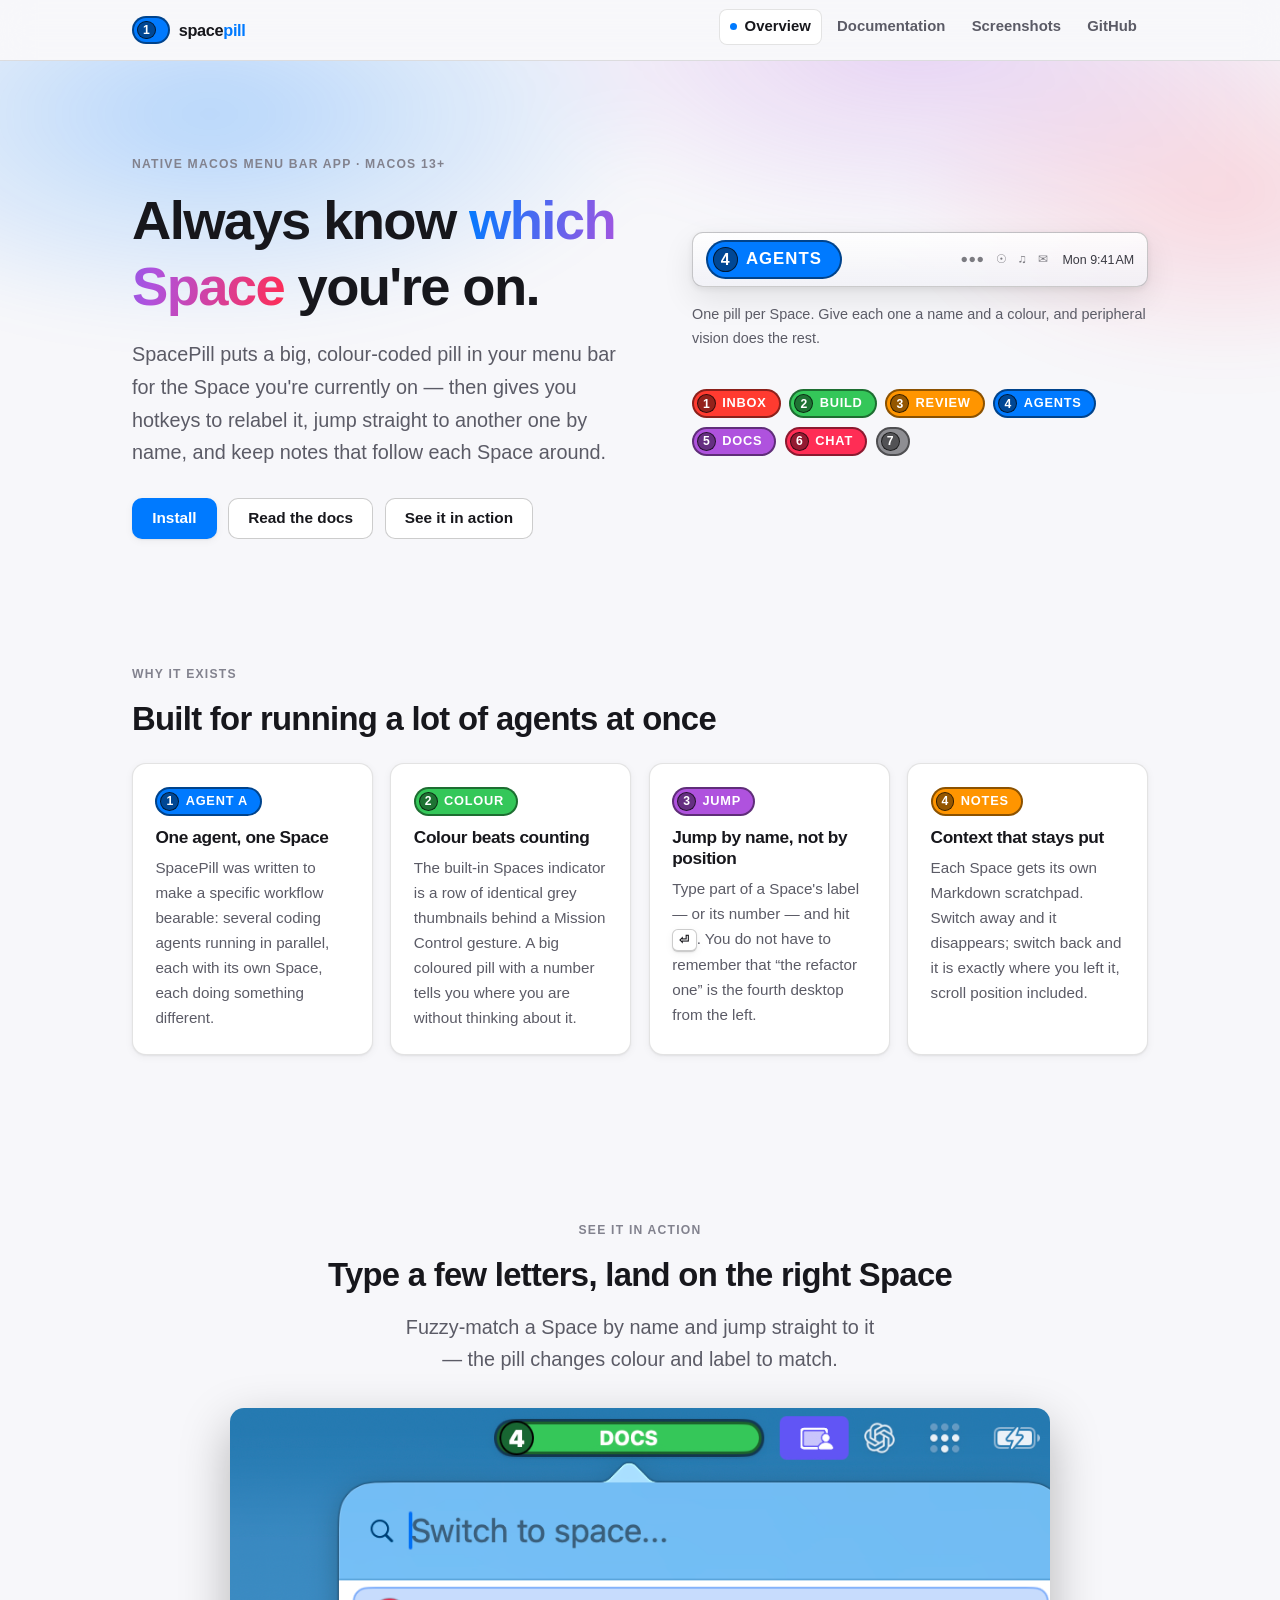
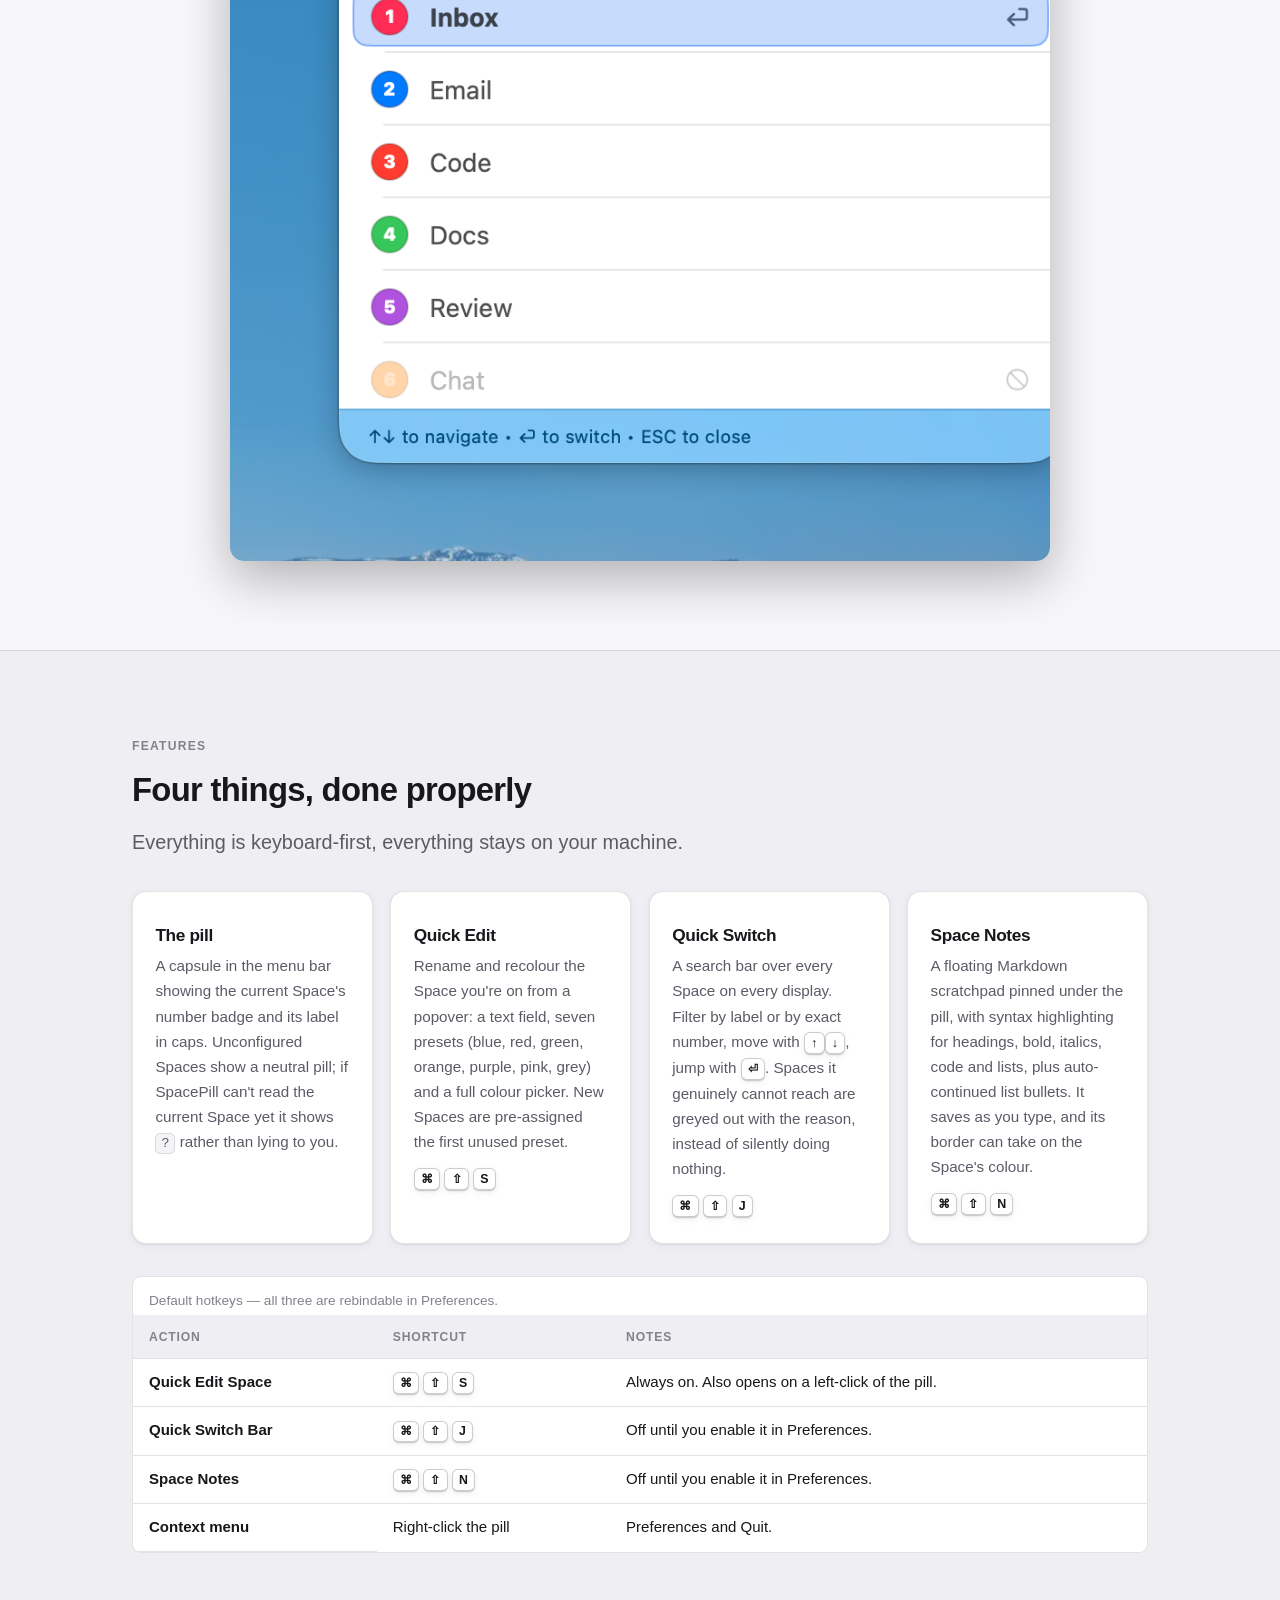
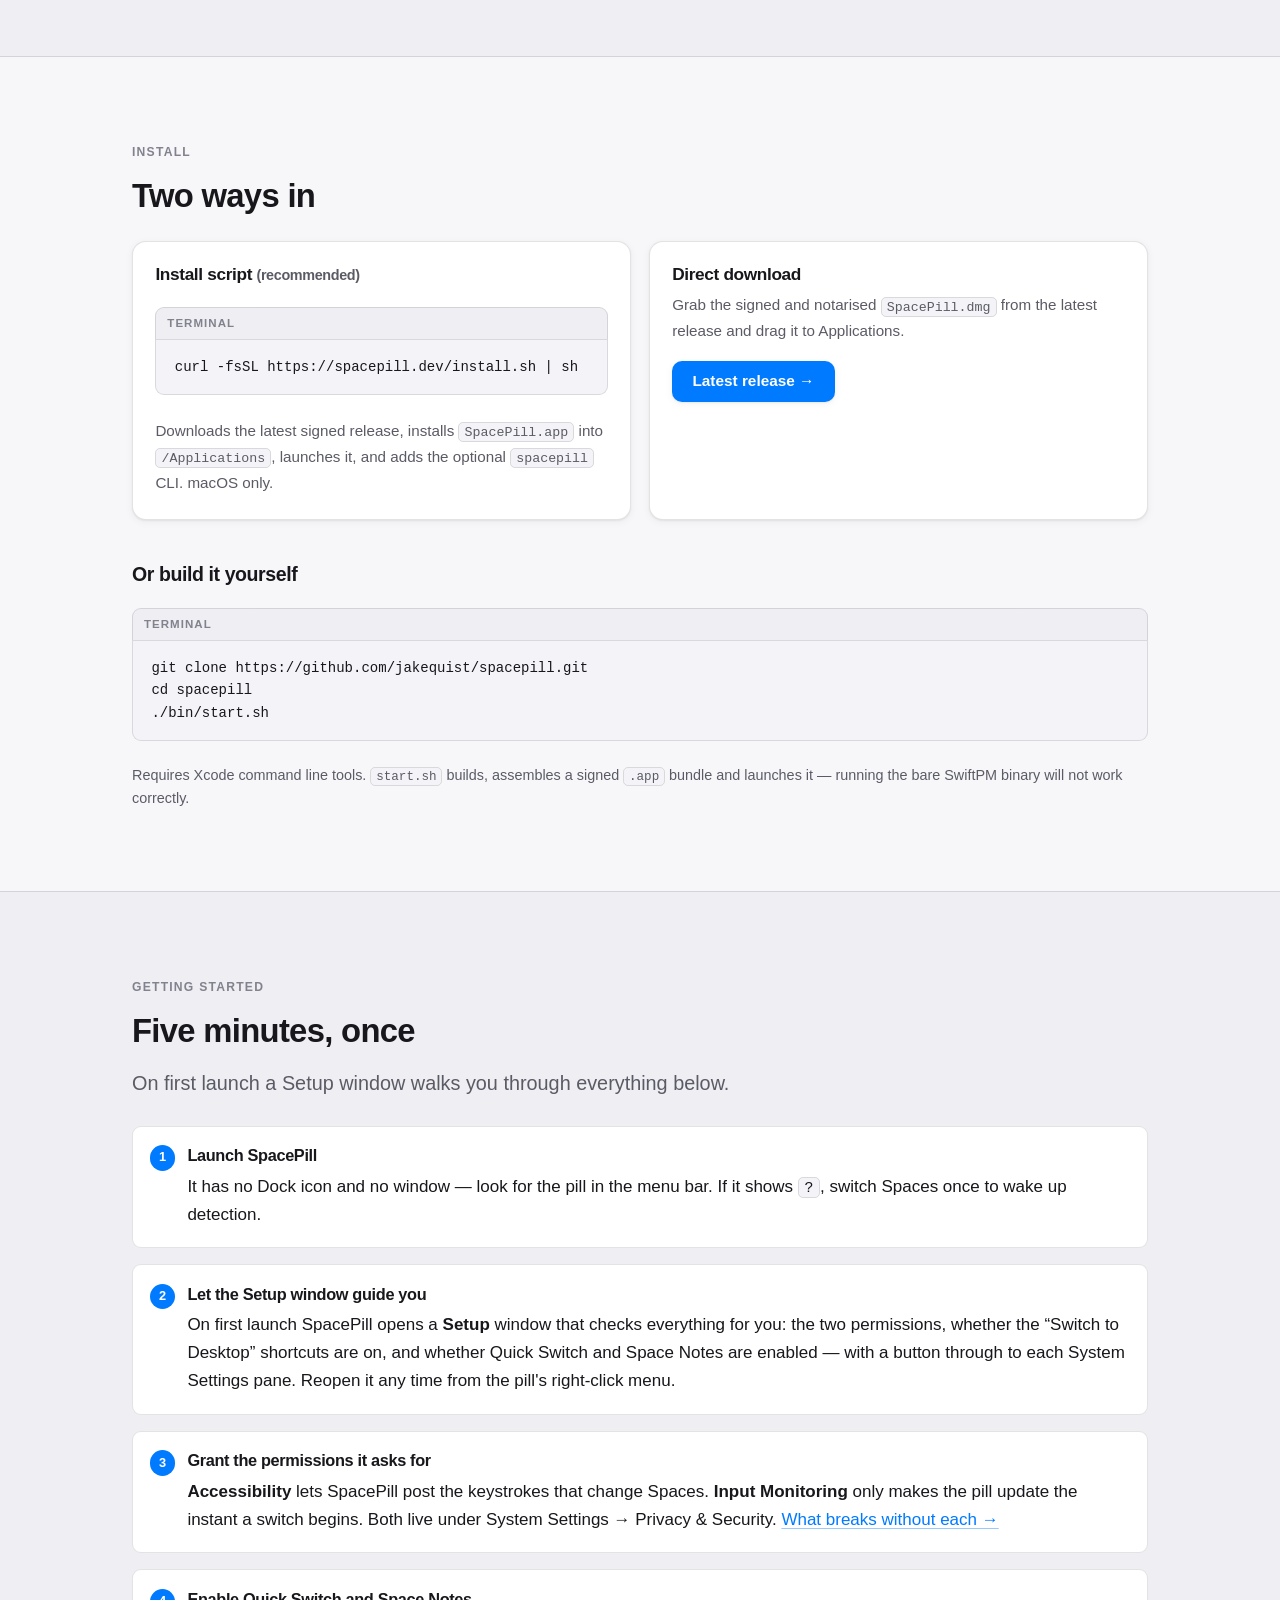
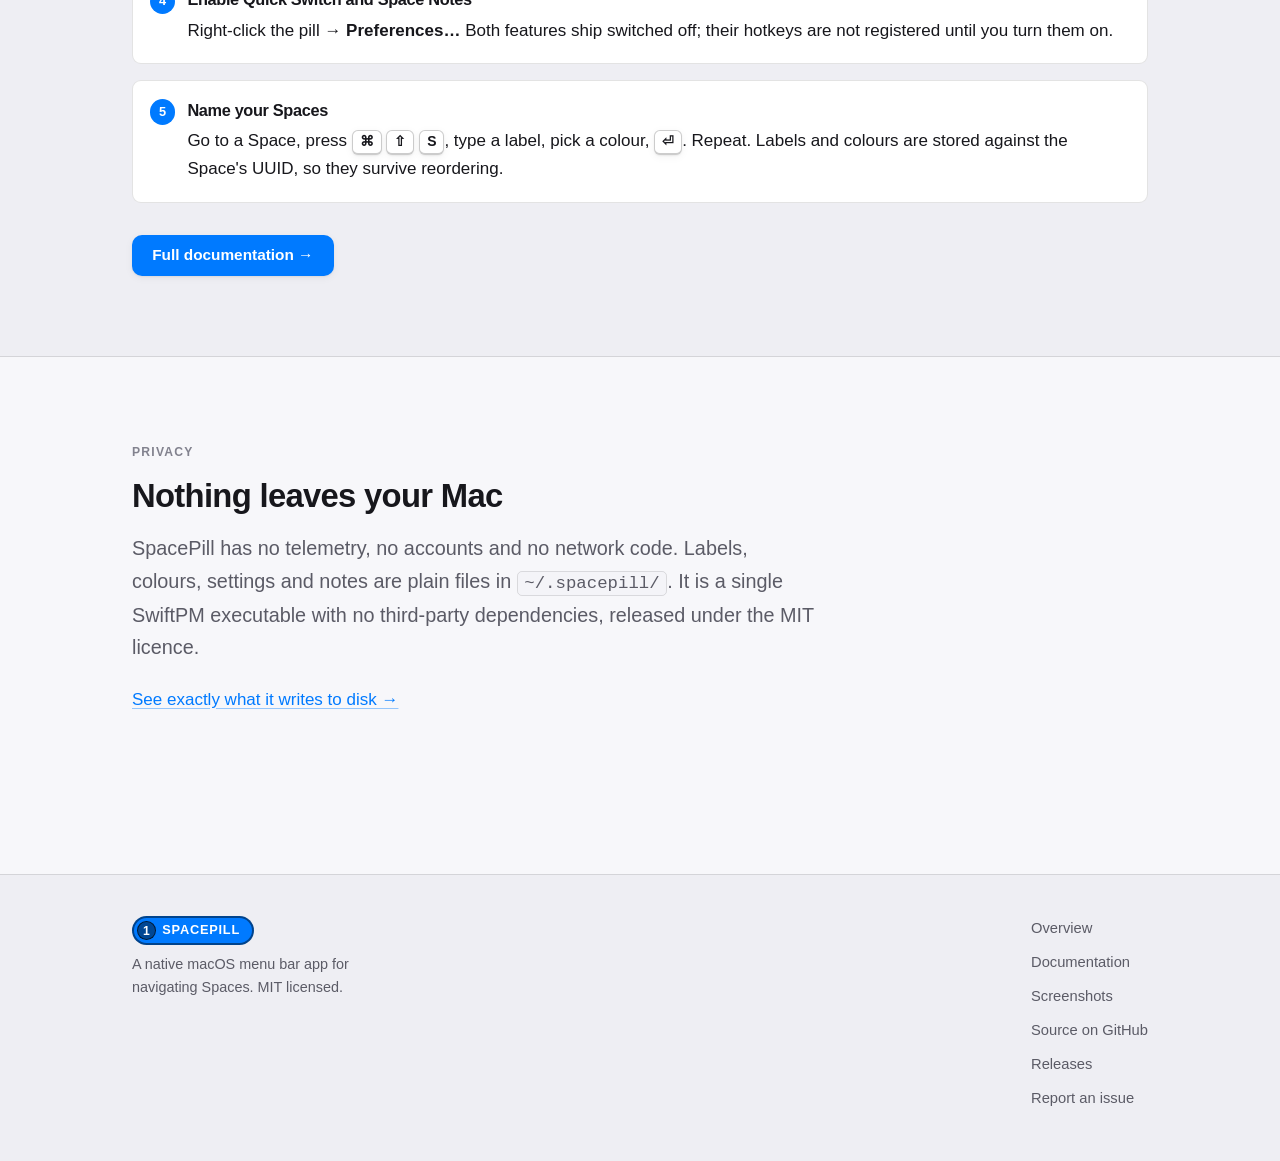
<file: docs/index.html>
<!DOCTYPE html>
<html lang="en">
<head>
<meta charset="utf-8">
<meta name="viewport" content="width=device-width, initial-scale=1">
<title>SpacePill — see which macOS Space you're on</title>
<meta name="description" content="SpacePill is a native macOS menu bar app that shows your current Space as a colour-coded pill, and adds hotkeys to relabel, jump between, and take notes on Spaces.">
<meta name="color-scheme" content="light dark">
<link rel="icon" href="./assets/favicon.svg" type="image/svg+xml">
<link rel="stylesheet" href="./assets/spacepill.css">
</head>
<body>

<a class="skip-link" href="#main">Skip to content</a>

<header class="nav">
  <div class="wrap nav__inner">
    <a class="nav__brand" href="./index.html">
      <span class="pill" aria-hidden="true"><span class="pill__badge">1</span></span>
      <span>space<b class="nav__mark">pill</b></span>
    </a>
    <nav aria-label="Main">
      <ul class="nav__links">
        <li><a href="./index.html" aria-current="page">Overview</a></li>
        <li><a href="./docs.html">Documentation</a></li>
        <li><a href="./screenshots.html">Screenshots</a></li>
        <li><a href="https://github.com/jakequist/spacepill">GitHub</a></li>
      </ul>
    </nav>
  </div>
</header>

<main id="main">

  <!-- ============ HERO ============ -->
  <section class="hero">
    <div class="wrap hero__grid">
      <div>
        <p class="eyebrow">Native macOS menu bar app · macOS 13+</p>
        <h1>Always know <span class="grad">which Space</span> you're on.</h1>
        <p class="lede">
          SpacePill puts a big, colour-coded pill in your menu bar for the Space you're
          currently on — then gives you hotkeys to relabel it, jump straight to another
          one by name, and keep notes that follow each Space around.
        </p>
        <div class="hero__cta">
          <a class="btn btn--primary" href="#install">Install</a>
          <a class="btn btn--ghost" href="./docs.html">Read the docs</a>
          <a class="btn btn--ghost" href="./screenshots.html">See it in action</a>
        </div>
      </div>

      <div class="hero__stack">
        <div class="menubar" role="img" aria-label="A macOS menu bar with a blue SpacePill pill labelled AGENTS, badge number 4, at the left.">
          <span class="pill pill--lg" style="--pill-color: var(--sp-blue);">
            <span class="pill__badge">4</span> Agents
          </span>
          <span class="menubar__spacer"></span>
          <span class="menubar__glyphs" aria-hidden="true">
            <span>&#9679;&#9679;&#9679;</span><span>&#9737;</span><span>&#9835;</span><span>&#9993;</span>
          </span>
          <span class="menubar__clock">Mon 9:41&#8239;AM</span>
        </div>

        <p class="small muted" style="margin:0;">
          One pill per Space. Give each one a name and a colour, and peripheral
          vision does the rest.
        </p>

        <div class="pill-stack" aria-hidden="true">
          <span class="pill" style="--pill-color: var(--sp-red);"><span class="pill__badge">1</span> Inbox</span>
          <span class="pill" style="--pill-color: var(--sp-green);"><span class="pill__badge">2</span> Build</span>
          <span class="pill" style="--pill-color: var(--sp-orange);"><span class="pill__badge">3</span> Review</span>
          <span class="pill" style="--pill-color: var(--sp-blue);"><span class="pill__badge">4</span> Agents</span>
          <span class="pill" style="--pill-color: var(--sp-purple);"><span class="pill__badge">5</span> Docs</span>
          <span class="pill" style="--pill-color: var(--sp-pink);"><span class="pill__badge">6</span> Chat</span>
          <span class="pill pill--empty" style="--pill-color: var(--sp-gray);"><span class="pill__badge">7</span></span>
        </div>
      </div>
    </div>
  </section>

  <!-- ============ WHY ============ -->
  <section class="section">
    <div class="wrap">
      <p class="eyebrow">Why it exists</p>
      <h2>Built for running a lot of agents at once</h2>
      <div class="cards" style="margin-top:1.6rem; grid-template-columns: repeat(auto-fit, minmax(230px, 1fr));">
        <div class="card">
          <span class="pill" style="--pill-color: var(--sp-blue);" aria-hidden="true"><span class="pill__badge">1</span> Agent A</span>
          <h3>One agent, one Space</h3>
          <p>
            SpacePill was written to make a specific workflow bearable: several coding
            agents running in parallel, each with its own Space, each doing something
            different.
          </p>
        </div>
        <div class="card">
          <span class="pill" style="--pill-color: var(--sp-green);" aria-hidden="true"><span class="pill__badge">2</span> Colour</span>
          <h3>Colour beats counting</h3>
          <p>
            The built-in Spaces indicator is a row of identical grey thumbnails behind a
            Mission Control gesture. A big coloured pill with a number tells you where you
            are without thinking about it.
          </p>
        </div>
        <div class="card">
          <span class="pill" style="--pill-color: var(--sp-purple);" aria-hidden="true"><span class="pill__badge">3</span> Jump</span>
          <h3>Jump by name, not by position</h3>
          <p>
            Type part of a Space's label &mdash; or its number &mdash; and hit
            <kbd>&#9166;</kbd>. You do not have to remember that &ldquo;the refactor
            one&rdquo; is the fourth desktop from the left.
          </p>
        </div>
        <div class="card">
          <span class="pill" style="--pill-color: var(--sp-orange);" aria-hidden="true"><span class="pill__badge">4</span> Notes</span>
          <h3>Context that stays put</h3>
          <p>
            Each Space gets its own Markdown scratchpad. Switch away and it disappears;
            switch back and it is exactly where you left it, scroll position included.
          </p>
        </div>
      </div>
    </div>
  </section>

  <!-- ============ DEMO ============ -->
  <section class="section">
    <div class="wrap" style="text-align:center;">
      <p class="eyebrow">See it in action</p>
      <h2>Type a few letters, land on the right Space</h2>
      <p class="lede" style="margin:0 auto 2rem; max-width:44ch;">
        Fuzzy-match a Space by name and jump straight to it &mdash; the pill changes
        colour and label to match.
      </p>
      <video src="./assets/demo.mp4" autoplay loop muted playsinline
             poster="./assets/quick-switch.png"
             style="width:100%; max-width:820px; border-radius:14px; box-shadow:0 18px 50px rgba(0,0,0,.28);"
             aria-label="Jumping between colour-coded Spaces by fuzzy-typing their names.">
        <img src="./assets/demo.gif" loading="lazy" decoding="async"
             style="width:100%; max-width:820px; border-radius:14px;"
             alt="Animation of jumping between colour-coded Spaces by fuzzy-typing their names.">
      </video>
    </div>
  </section>

  <!-- ============ FEATURES ============ -->
  <section class="section section--tint">
    <div class="wrap">
      <p class="eyebrow">Features</p>
      <h2>Four things, done properly</h2>
      <p class="lede">Everything is keyboard-first, everything stays on your machine.</p>

      <div class="cards" style="margin-top:2rem; grid-template-columns: repeat(auto-fit, minmax(230px, 1fr));">
        <div class="card">
          <h3>The pill</h3>
          <p>
            A capsule in the menu bar showing the current Space's number badge and its
            label in caps. Unconfigured Spaces show a neutral pill; if SpacePill can't
            read the current Space yet it shows <code>?</code> rather than lying to you.
          </p>
        </div>
        <div class="card">
          <h3>Quick Edit</h3>
          <p>
            Rename and recolour the Space you're on from a popover: a text field, seven
            presets (blue, red, green, orange, purple, pink, grey) and a full colour
            picker. New Spaces are pre-assigned the first unused preset.
          </p>
          <p class="card__key"><kbd>&#8984;</kbd> <kbd>&#8679;</kbd> <kbd>S</kbd></p>
        </div>
        <div class="card">
          <h3>Quick Switch</h3>
          <p>
            A search bar over every Space on every display. Filter by label or by exact
            number, move with <kbd>&#8593;</kbd><kbd>&#8595;</kbd>, jump with
            <kbd>&#9166;</kbd>. Spaces it genuinely cannot reach are greyed out with the
            reason, instead of silently doing nothing.
          </p>
          <p class="card__key"><kbd>&#8984;</kbd> <kbd>&#8679;</kbd> <kbd>J</kbd></p>
        </div>
        <div class="card">
          <h3>Space Notes</h3>
          <p>
            A floating Markdown scratchpad pinned under the pill, with syntax highlighting
            for headings, bold, italics, code and lists, plus auto-continued list bullets.
            It saves as you type, and its border can take on the Space's colour.
          </p>
          <p class="card__key"><kbd>&#8984;</kbd> <kbd>&#8679;</kbd> <kbd>N</kbd></p>
        </div>
      </div>

      <div class="table-wrap" style="margin-top:2rem;">
        <table>
          <caption>Default hotkeys — all three are rebindable in Preferences.</caption>
          <thead>
            <tr><th scope="col">Action</th><th scope="col">Shortcut</th><th scope="col">Notes</th></tr>
          </thead>
          <tbody>
            <tr>
              <th scope="row">Quick Edit Space</th>
              <td><kbd>&#8984;</kbd> <kbd>&#8679;</kbd> <kbd>S</kbd></td>
              <td>Always on. Also opens on a left-click of the pill.</td>
            </tr>
            <tr>
              <th scope="row">Quick Switch Bar</th>
              <td><kbd>&#8984;</kbd> <kbd>&#8679;</kbd> <kbd>J</kbd></td>
              <td>Off until you enable it in Preferences.</td>
            </tr>
            <tr>
              <th scope="row">Space Notes</th>
              <td><kbd>&#8984;</kbd> <kbd>&#8679;</kbd> <kbd>N</kbd></td>
              <td>Off until you enable it in Preferences.</td>
            </tr>
            <tr>
              <th scope="row">Context menu</th>
              <td>Right-click the pill</td>
              <td>Preferences and Quit.</td>
            </tr>
          </tbody>
        </table>
      </div>
    </div>
  </section>

  <!-- ============ INSTALL ============ -->
  <section class="section" id="install">
    <div class="wrap">
      <p class="eyebrow">Install</p>
      <h2>Two ways in</h2>

      <div class="cards" style="grid-template-columns: repeat(auto-fit, minmax(320px, 1fr)); margin-top:1.6rem;">
        <div class="card">
          <h3 style="margin-top:0;">Install script <span class="small muted">(recommended)</span></h3>
          <div class="codeblock">
            <div class="codeblock__label">Terminal</div>
<pre><code>curl -fsSL https://spacepill.dev/install.sh | sh</code></pre>
          </div>
          <p>
            Downloads the latest signed release, installs
            <code>SpacePill.app</code> into <code>/Applications</code>, launches it, and
            adds the optional <code>spacepill</code> CLI. macOS only.
          </p>
        </div>

        <div class="card">
          <h3 style="margin-top:0;">Direct download</h3>
          <p>
            Grab the signed and notarised <code>SpacePill.dmg</code> from the latest
            release and drag it to Applications.
          </p>
          <p style="margin-top:1.1rem;">
            <a class="btn btn--primary" href="https://github.com/jakequist/spacepill/releases/latest">Latest release &rarr;</a>
          </p>
        </div>
      </div>

      <h3>Or build it yourself</h3>
      <div class="codeblock">
        <div class="codeblock__label">Terminal</div>
<pre><code>git clone https://github.com/jakequist/spacepill.git
cd spacepill
./bin/start.sh</code></pre>
      </div>
      <p class="small muted">
        Requires Xcode command line tools. <code>start.sh</code> builds, assembles a
        signed <code>.app</code> bundle and launches it — running the bare SwiftPM
        binary will not work correctly.
      </p>
    </div>
  </section>

  <!-- ============ GETTING STARTED ============ -->
  <section class="section section--tint">
    <div class="wrap">
      <p class="eyebrow">Getting started</p>
      <h2>Five minutes, once</h2>
      <p class="lede">On first launch a Setup window walks you through everything below.</p>

      <ol class="steps">
        <li>
          <h3>Launch SpacePill</h3>
          <p>
            It has no Dock icon and no window — look for the pill in the menu bar. If it
            shows <code>?</code>, switch Spaces once to wake up detection.
          </p>
        </li>
        <li>
          <h3>Let the Setup window guide you</h3>
          <p>
            On first launch SpacePill opens a <strong>Setup</strong> window that checks
            everything for you: the two permissions, whether the &ldquo;Switch to
            Desktop&rdquo; shortcuts are on, and whether Quick Switch and Space Notes are
            enabled — with a button through to each System Settings pane. Reopen it any
            time from the pill's right-click menu.
          </p>
        </li>
        <li>
          <h3>Grant the permissions it asks for</h3>
          <p>
            <strong>Accessibility</strong> lets SpacePill post the keystrokes that change
            Spaces. <strong>Input Monitoring</strong> only makes the pill update the
            instant a switch begins. Both live under System&nbsp;Settings &rarr;
            Privacy&nbsp;&amp;&nbsp;Security.
            <a href="./docs.html#permissions">What breaks without each &rarr;</a>
          </p>
        </li>
        <li>
          <h3>Enable Quick Switch and Space Notes</h3>
          <p>
            Right-click the pill &rarr; <strong>Preferences&hellip;</strong> Both features
            ship switched off; their hotkeys are not registered until you turn them on.
          </p>
        </li>
        <li>
          <h3>Name your Spaces</h3>
          <p>
            Go to a Space, press <kbd>&#8984;</kbd> <kbd>&#8679;</kbd> <kbd>S</kbd>, type
            a label, pick a colour, <kbd>&#9166;</kbd>. Repeat. Labels and colours are
            stored against the Space's UUID, so they survive reordering.
          </p>
        </li>
      </ol>

      <p style="margin-top:2rem;">
        <a class="btn btn--primary" href="./docs.html">Full documentation &rarr;</a>
      </p>
    </div>
  </section>

  <!-- ============ PRIVACY ============ -->
  <section class="section">
    <div class="wrap">
      <p class="eyebrow">Privacy</p>
      <h2>Nothing leaves your Mac</h2>
      <p class="lede">
        SpacePill has no telemetry, no accounts and no network code. Labels, colours,
        settings and notes are plain files in <code>~/.spacepill/</code>. It is a single
        SwiftPM executable with no third-party dependencies, released under the MIT
        licence.
      </p>
      <p>
        <a href="./docs.html#settings-file">See exactly what it writes to disk &rarr;</a>
      </p>
    </div>
  </section>

</main>

<footer class="footer">
  <div class="wrap footer__inner">
    <div class="footer__brand">
      <p style="margin-bottom:.5em;">
        <span class="pill" aria-hidden="true"><span class="pill__badge">1</span> SpacePill</span>
      </p>
      <p class="small">
        A native macOS menu bar app for navigating Spaces. MIT licensed.
      </p>
    </div>
    <nav aria-label="Footer">
      <ul class="stack-sm">
        <li><a href="./index.html">Overview</a></li>
        <li><a href="./docs.html">Documentation</a></li>
        <li><a href="./screenshots.html">Screenshots</a></li>
        <li><a href="https://github.com/jakequist/spacepill">Source on GitHub</a></li>
        <li><a href="https://github.com/jakequist/spacepill/releases">Releases</a></li>
        <li><a href="https://github.com/jakequist/spacepill/issues">Report an issue</a></li>
      </ul>
    </nav>
  </div>
</footer>

</body>
</html>
</file>
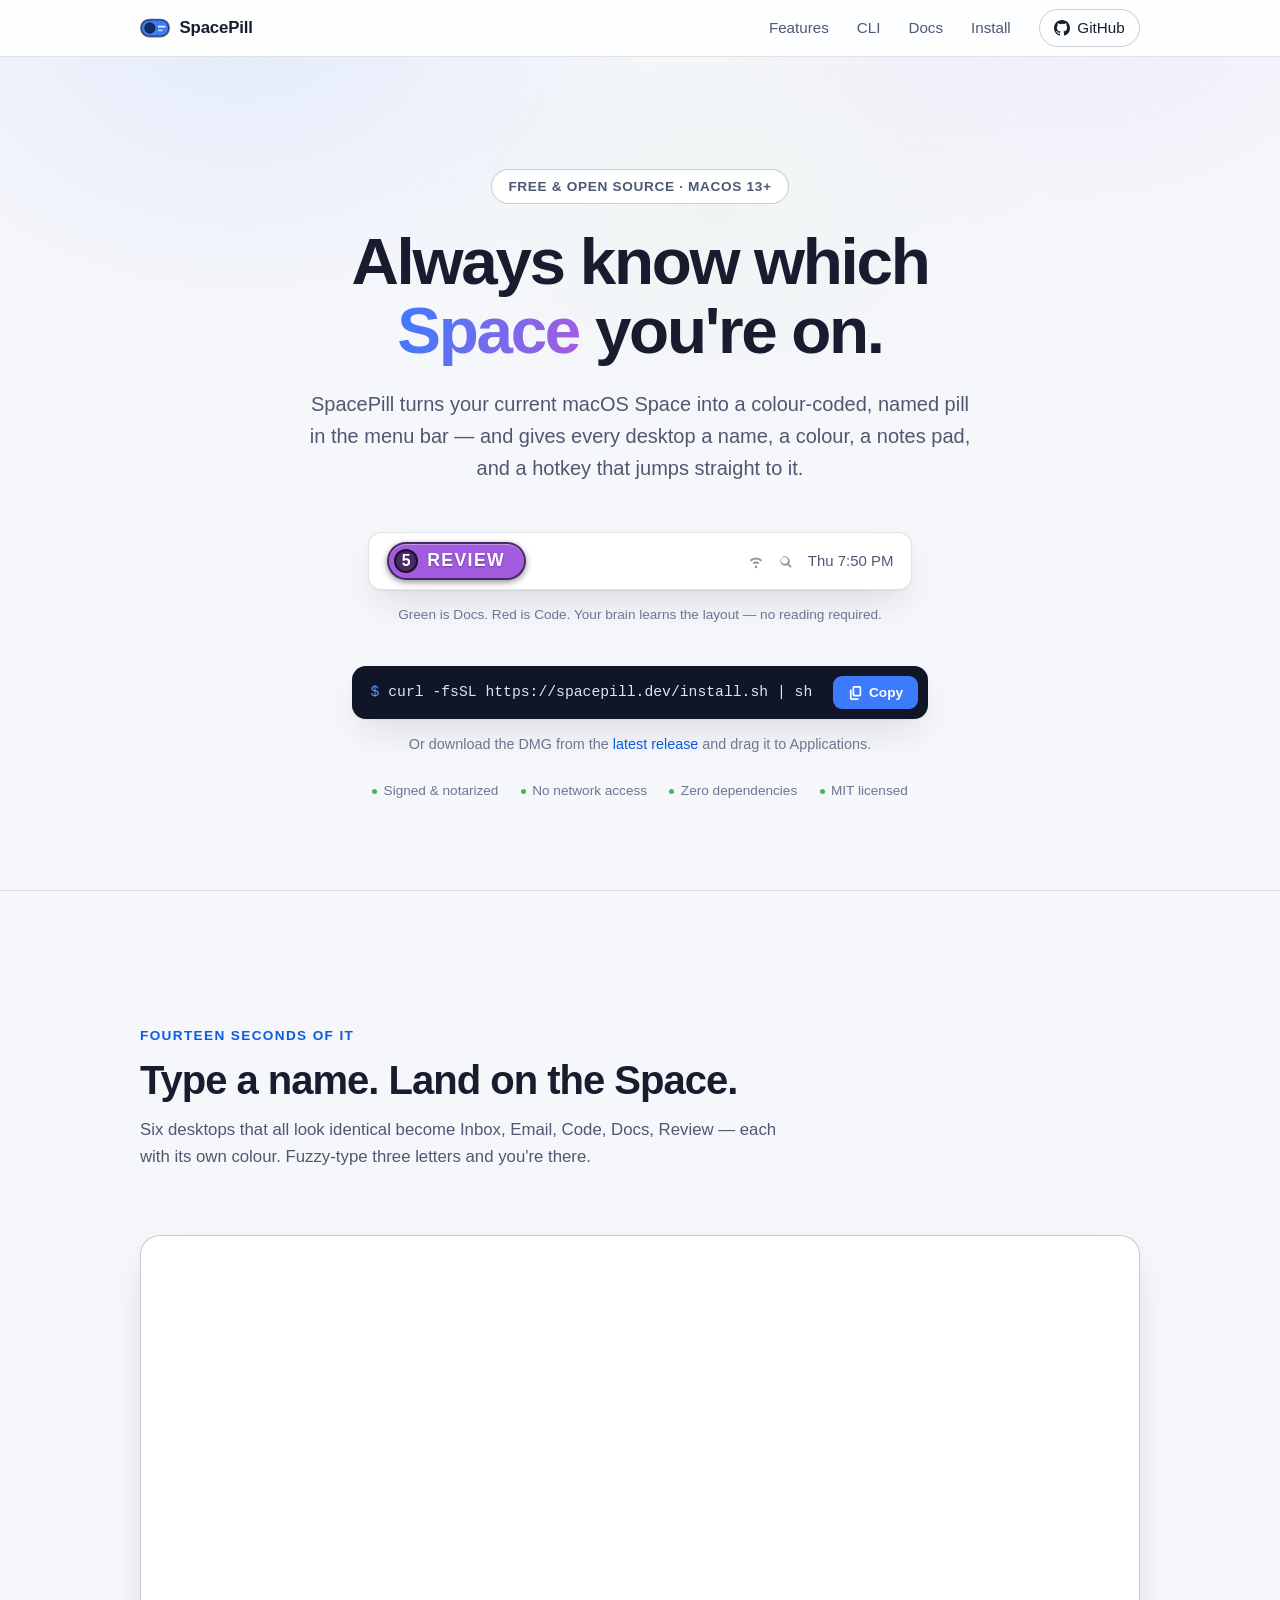
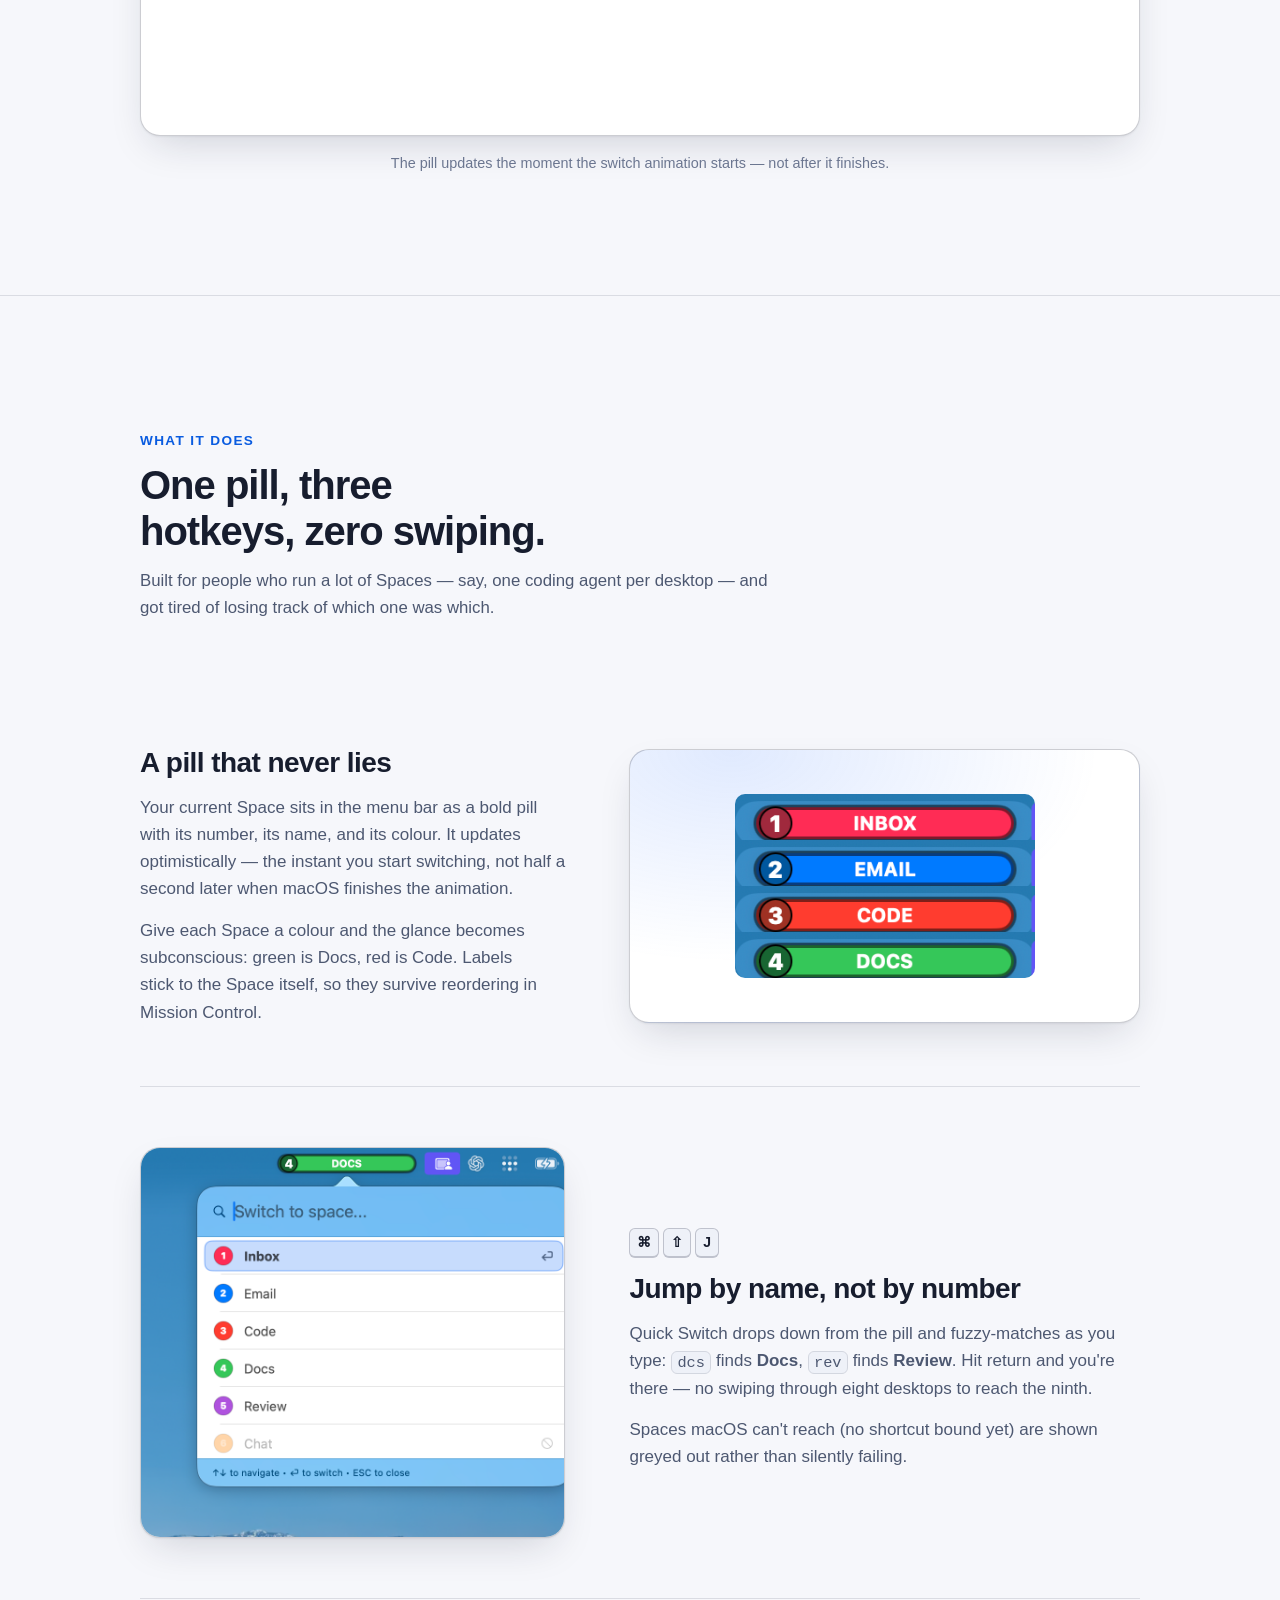
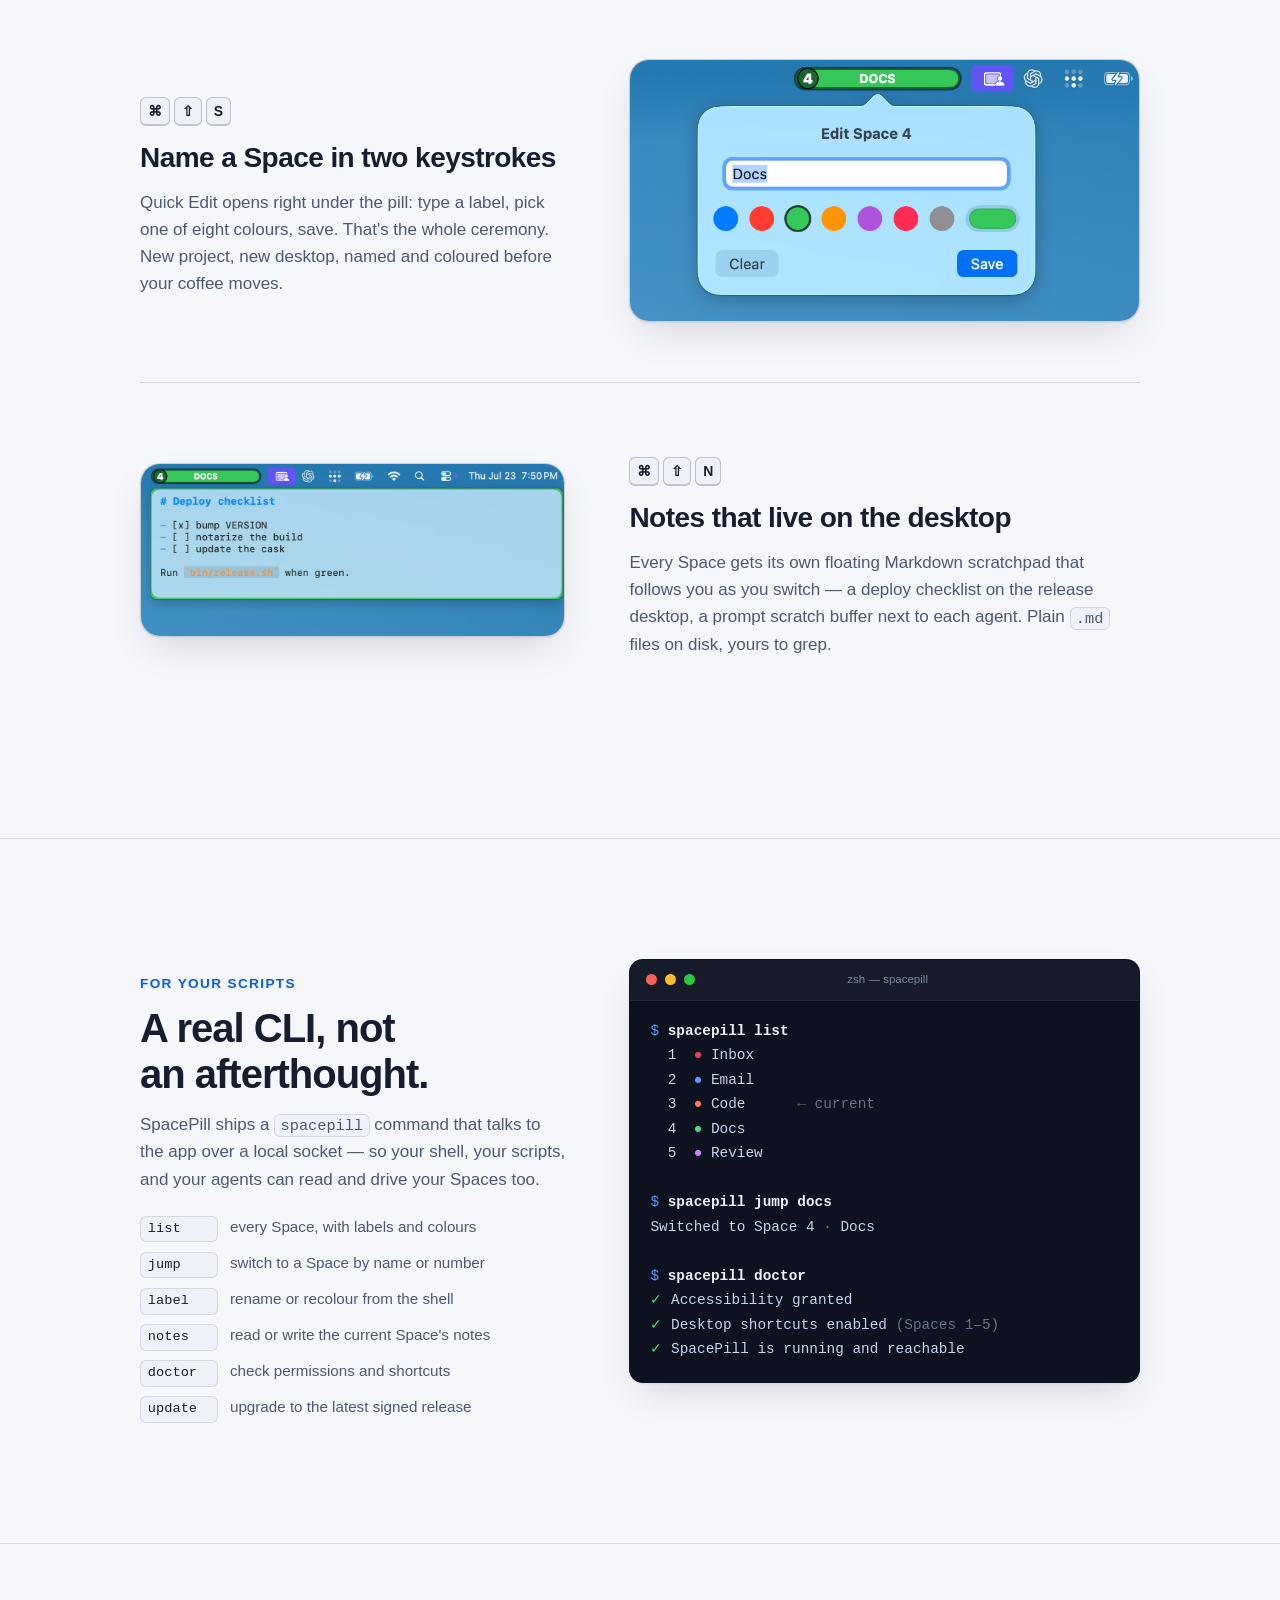
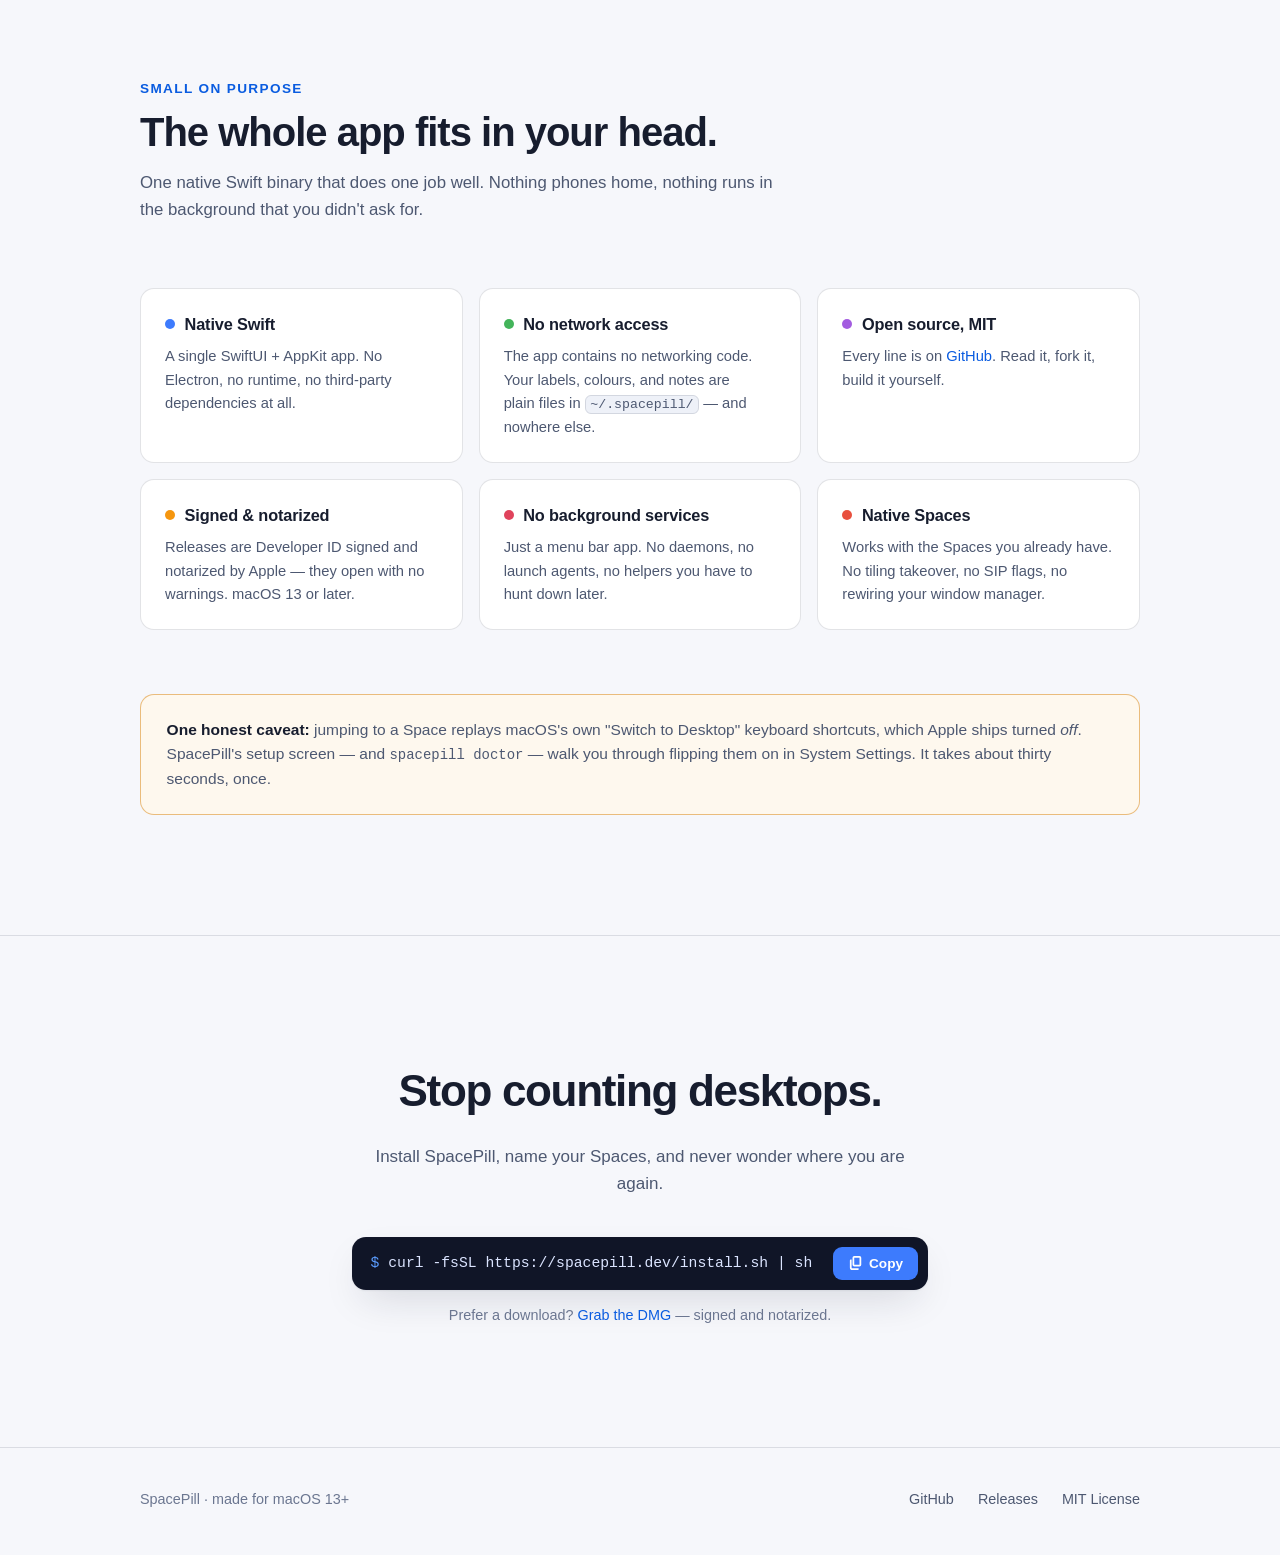
<file: website/index.html>
<!doctype html>
<html lang="en">
<head>
    <meta charset="utf-8">
    <meta name="viewport" content="width=device-width, initial-scale=1">
    <title>SpacePill — always know which macOS Space you're on</title>
    <meta name="description" content="A native macOS menu bar app that shows your current Space as a colour-coded, named pill — with a fuzzy keyboard switcher, per-Space notes, and a real CLI. Free, open source, no network access.">
    <link rel="canonical" href="https://spacepill.dev/">
    <link rel="icon" href="assets/favicon.svg" type="image/svg+xml">
    <link rel="stylesheet" href="style.css">

    <meta property="og:type" content="website">
    <meta property="og:site_name" content="SpacePill">
    <meta property="og:title" content="SpacePill — always know which macOS Space you're on">
    <meta property="og:description" content="A colour-coded, named pill in your menu bar for the current macOS Space. Fuzzy-jump to any Space by name, keep notes per Space, script it from the CLI. Native, open source, zero network access.">
    <meta property="og:url" content="https://spacepill.dev/">
    <meta property="og:image" content="https://spacepill.dev/assets/og.png">
    <meta property="og:image:width" content="1200">
    <meta property="og:image:height" content="630">
    <meta name="twitter:card" content="summary_large_image">
    <meta name="twitter:title" content="SpacePill — always know which macOS Space you're on">
    <meta name="twitter:description" content="A colour-coded, named pill in your menu bar for the current macOS Space. Fuzzy-jump by name, per-Space notes, a real CLI. Native, open source, zero network access.">
    <meta name="twitter:image" content="https://spacepill.dev/assets/og.png">
</head>
<body>
    <a class="skip-link" href="#main">Skip to content</a>

    <header class="site-header">
        <div class="container">
            <a class="brand" href="./" aria-label="SpacePill home">
                <svg width="30" height="30" viewBox="0 0 64 64" aria-hidden="true">
                    <rect x="2" y="14" width="60" height="36" rx="18" fill="#3d7bfd" stroke="#000" stroke-opacity="0.55" stroke-width="4"/>
                    <circle cx="21" cy="32" r="11" fill="#12305e" stroke="#000" stroke-opacity="0.6" stroke-width="2"/>
                    <rect x="38" y="27" width="17" height="4" rx="2" fill="#fff" fill-opacity="0.9"/>
                    <rect x="38" y="35" width="11" height="4" rx="2" fill="#fff" fill-opacity="0.6"/>
                </svg>
                SpacePill
            </a>
            <nav class="site-nav" aria-label="Main">
                <a class="nav-hide-sm" href="#features">Features</a>
                <a class="nav-hide-sm" href="#cli">CLI</a>
                <a href="docs/">Docs</a>
                <a href="#install">Install</a>
                <a class="nav-github" href="https://github.com/jakequist/spacepill">
                    <svg width="16" height="16" viewBox="0 0 16 16" fill="currentColor" aria-hidden="true">
                        <path d="M8 0C3.58 0 0 3.58 0 8c0 3.54 2.29 6.53 5.47 7.59.4.07.55-.17.55-.38 0-.19-.01-.82-.01-1.49-2.01.37-2.53-.49-2.69-.94-.09-.23-.48-.94-.82-1.13-.28-.15-.68-.52-.01-.53.63-.01 1.08.58 1.23.82.72 1.21 1.87.87 2.33.66.07-.52.28-.87.51-1.07-1.78-.2-3.64-.89-3.64-3.95 0-.87.31-1.59.82-2.15-.08-.2-.36-1.02.08-2.12 0 0 .67-.21 2.2.82a7.42 7.42 0 0 1 2-.27c.68 0 1.36.09 2 .27 1.53-1.04 2.2-.82 2.2-.82.44 1.1.16 1.92.08 2.12.51.56.82 1.27.82 2.15 0 3.07-1.87 3.75-3.65 3.95.29.25.54.73.54 1.48 0 1.07-.01 1.93-.01 2.2 0 .21.15.46.55.38A8.01 8.01 0 0 0 16 8c0-4.42-3.58-8-8-8Z"/>
                    </svg>
                    GitHub
                </a>
            </nav>
        </div>
    </header>

    <main id="main">

        <!-- ============================== Hero ============================== -->
        <section class="hero">
            <div class="container">
                <p class="eyebrow">Free &amp; open source · macOS 13+</p>
                <h1>Always know which <span class="accent-word">Space</span> you're&nbsp;on.</h1>
                <p class="lede">
                    SpacePill turns your current macOS Space into a colour-coded,
                    named pill in the menu bar — and gives every desktop a name,
                    a colour, a notes pad, and a hotkey that jumps straight to it.
                </p>

                <div class="menubar-demo" aria-label="A recreation of the macOS menu bar showing the SpacePill indicator cycling through named Spaces">
                    <span class="pill" id="hero-pill" style="--pill-color: #43b45a;">
                        <span class="num">4</span>
                        <span class="label">Docs</span>
                    </span>
                    <span class="status" aria-hidden="true">
                        <svg width="16" height="16" viewBox="0 0 16 16" fill="currentColor"><path d="M8 12.6a1.3 1.3 0 1 0 0 2.6 1.3 1.3 0 0 0 0-2.6Zm0-4.1c-1.3 0-2.5.5-3.4 1.4l1.4 1.4A2.8 2.8 0 0 1 8 10.5c.76 0 1.47.3 2 .8l1.4-1.4A4.8 4.8 0 0 0 8 8.5Zm0-4.1C5.6 4.4 3.4 5.4 1.8 7l1.4 1.4A6.8 6.8 0 0 1 8 6.5c1.87 0 3.57.75 4.8 1.97L14.2 7A8.8 8.8 0 0 0 8 4.4Z"/></svg>
                        <svg width="15" height="15" viewBox="0 0 16 16" fill="currentColor"><path d="M11.7 10.3a5 5 0 1 0-1.4 1.4l2.9 3 1.4-1.5-2.9-2.9ZM7 10.5a3.5 3.5 0 1 1 0-7 3.5 3.5 0 0 1 0 7Z"/></svg>
                        <span class="clock">Thu 7:50 PM</span>
                    </span>
                </div>
                <p class="hero-hint">Green is Docs. Red is Code. Your brain learns the layout — no reading required.</p>

                <div class="install" id="install">
                    <div class="install-cmd">
                        <code id="install-code"><span class="prompt">$ </span>curl -fsSL https://spacepill.dev/install.sh | sh</code>
                        <button class="copy-btn" type="button" id="copy-install" aria-label="Copy install command">
                            <svg width="14" height="14" viewBox="0 0 16 16" fill="currentColor" aria-hidden="true">
                                <path d="M4 2a2 2 0 0 1 2-2h6a2 2 0 0 1 2 2v8a2 2 0 0 1-2 2H6a2 2 0 0 1-2-2V2Zm2 0v8h6V2H6ZM2 4h1v9a1 1 0 0 0 1 1h7v1a1 1 0 0 1-1 1H4a3 3 0 0 1-3-3V5a1 1 0 0 1 1-1Z"/>
                            </svg>
                            <span>Copy</span>
                        </button>
                    </div>
                    <p class="install-alt">
                        Or download the DMG from the
                        <a href="https://github.com/jakequist/spacepill/releases/latest">latest release</a>
                        and drag it to Applications.
                    </p>
                    <div class="install-badges" role="list">
                        <span role="listitem"><span class="dot" aria-hidden="true"></span>Signed &amp; notarized</span>
                        <span role="listitem"><span class="dot" aria-hidden="true"></span>No network access</span>
                        <span role="listitem"><span class="dot" aria-hidden="true"></span>Zero dependencies</span>
                        <span role="listitem"><span class="dot" aria-hidden="true"></span>MIT licensed</span>
                    </div>
                </div>
            </div>
        </section>

        <!-- ============================== Demo ============================== -->
        <section class="section" id="demo">
            <div class="container">
                <div class="section-head">
                    <p class="kicker">Fourteen seconds of it</p>
                    <h2>Type a name. Land on the Space.</h2>
                    <p>
                        Six desktops that all look identical become Inbox, Email,
                        Code, Docs, Review — each with its own colour. Fuzzy-type
                        three letters and you're there.
                    </p>
                </div>
                <div class="demo-frame">
                    <video src="assets/demo.mp4" width="1200" height="754"
                           autoplay muted loop playsinline
                           aria-label="Screen recording: opening the Quick Switch bar, fuzzy-typing a Space name, and jumping between colour-coded Spaces while the menu bar pill follows along"></video>
                </div>
                <p class="demo-caption">The pill updates the moment the switch animation starts — not after it finishes.</p>
            </div>
        </section>

        <!-- ============================== Features ============================== -->
        <section class="section" id="features">
            <div class="container">
                <div class="section-head">
                    <p class="kicker">What it does</p>
                    <h2>One pill, three hotkeys, zero swiping.</h2>
                    <p>
                        Built for people who run a lot of Spaces — say, one coding
                        agent per desktop — and got tired of losing track of which
                        one was which.
                    </p>
                </div>

                <article class="feature">
                    <div class="feature-copy">
                        <h3>A pill that never lies</h3>
                        <p>
                            Your current Space sits in the menu bar as a bold pill
                            with its number, its name, and its colour. It updates
                            optimistically — the instant you start switching, not
                            half a second later when macOS finishes the animation.
                        </p>
                        <p>
                            Give each Space a colour and the glance becomes
                            subconscious: green is Docs, red is Code. Labels stick
                            to the Space itself, so they survive reordering in
                            Mission Control.
                        </p>
                    </div>
                    <div class="shot shot-pad">
                        <img src="assets/pill-variants.png" width="340" height="208"
                             alt="Four SpacePill pills stacked: a crimson Inbox, a blue Email, a red Code, and a green Docs, each with its Space number in a dark circle">
                    </div>
                </article>

                <article class="feature flip">
                    <div class="feature-copy">
                        <p class="hotkey" aria-label="Default hotkey: Command Shift J"><kbd>⌘</kbd><kbd>⇧</kbd><kbd>J</kbd></p>
                        <h3>Jump by name, not by number</h3>
                        <p>
                            Quick Switch drops down from the pill and fuzzy-matches
                            as you type: <code>dcs</code> finds <strong>Docs</strong>,
                            <code>rev</code> finds <strong>Review</strong>. Hit
                            return and you're there — no swiping through eight
                            desktops to reach the ninth.
                        </p>
                        <p>
                            Spaces macOS can't reach (no shortcut bound yet) are
                            shown greyed out rather than silently failing.
                        </p>
                    </div>
                    <div class="shot">
                        <img src="assets/quick-switch.png" width="904" height="830"
                             alt="The Quick Switch panel open beneath the green Docs pill, listing Inbox, Email, Code, Docs, Review and a greyed-out Chat, with a 'Switch to space…' search field">
                    </div>
                </article>

                <article class="feature">
                    <div class="feature-copy">
                        <p class="hotkey" aria-label="Default hotkey: Command Shift S"><kbd>⌘</kbd><kbd>⇧</kbd><kbd>S</kbd></p>
                        <h3>Name a Space in two keystrokes</h3>
                        <p>
                            Quick Edit opens right under the pill: type a label,
                            pick one of eight colours, save. That's the whole
                            ceremony. New project, new desktop, named and coloured
                            before your coffee moves.
                        </p>
                    </div>
                    <div class="shot">
                        <img src="assets/quick-edit.png" width="904" height="464"
                             alt="The Quick Edit popover under the pill: a text field reading 'Docs', a row of eight colour swatches with green selected, and Clear and Save buttons">
                    </div>
                </article>

                <article class="feature flip">
                    <div class="feature-copy">
                        <p class="hotkey" aria-label="Default hotkey: Command Shift N"><kbd>⌘</kbd><kbd>⇧</kbd><kbd>N</kbd></p>
                        <h3>Notes that live on the desktop</h3>
                        <p>
                            Every Space gets its own floating Markdown scratchpad
                            that follows you as you switch — a deploy checklist on
                            the release desktop, a prompt scratch buffer next to
                            each agent. Plain <code>.md</code> files on disk,
                            yours to grep.
                        </p>
                    </div>
                    <div class="shot">
                        <img src="assets/notes.png" width="1144" height="464"
                             alt="The floating Space Notes panel below the menu bar, showing a Markdown deploy checklist with checked and unchecked items">
                    </div>
                </article>
            </div>
        </section>

        <!-- ============================== CLI ============================== -->
        <section class="section" id="cli">
            <div class="container">
                <div class="cli-grid">
                    <div class="cli-copy">
                        <div class="section-head" style="margin-bottom: 0;">
                            <p class="kicker">For your scripts</p>
                            <h2>A real CLI, not an afterthought.</h2>
                        </div>
                        <p>
                            SpacePill ships a <code>spacepill</code> command that
                            talks to the app over a local socket — so your shell,
                            your scripts, and your agents can read and drive your
                            Spaces too.
                        </p>
                        <ul class="cli-commands">
                            <li><code>list</code><span>every Space, with labels and colours</span></li>
                            <li><code>jump</code><span>switch to a Space by name or number</span></li>
                            <li><code>label</code><span>rename or recolour from the shell</span></li>
                            <li><code>notes</code><span>read or write the current Space's notes</span></li>
                            <li><code>doctor</code><span>check permissions and shortcuts</span></li>
                            <li><code>update</code><span>upgrade to the latest signed release</span></li>
                        </ul>
                    </div>
                    <div class="terminal" role="img" aria-label="A terminal session: 'spacepill list' prints five colour-coded Spaces with Code marked current, 'spacepill jump docs' switches to Space 4, and 'spacepill doctor' reports accessibility granted, desktop shortcuts enabled, and the app reachable">
                        <div class="terminal-bar" aria-hidden="true">
                            <span class="light"></span><span class="light"></span><span class="light"></span>
                            <span class="title">zsh — spacepill</span>
                        </div>
                        <pre aria-hidden="true"><span class="t-prompt">$</span> <span class="t-cmd">spacepill list</span>
  1  <span class="t-dot-crimson">●</span> Inbox
  2  <span class="t-dot-blue">●</span> Email
  3  <span class="t-dot-red">●</span> Code      <span class="t-dim">← current</span>
  4  <span class="t-dot-green">●</span> Docs
  5  <span class="t-dot-purple">●</span> Review

<span class="t-prompt">$</span> <span class="t-cmd">spacepill jump docs</span>
Switched to Space 4 <span class="t-dim">·</span> Docs

<span class="t-prompt">$</span> <span class="t-cmd">spacepill doctor</span>
<span class="t-ok">✓</span> Accessibility granted
<span class="t-ok">✓</span> Desktop shortcuts enabled <span class="t-dim">(Spaces 1–5)</span>
<span class="t-ok">✓</span> SpacePill is running and reachable</pre>
                    </div>
                </div>
            </div>
        </section>

        <!-- ============================== Values ============================== -->
        <section class="section" id="values">
            <div class="container">
                <div class="section-head">
                    <p class="kicker">Small on purpose</p>
                    <h2>The whole app fits in your head.</h2>
                    <p>
                        One native Swift binary that does one job well. Nothing
                        phones home, nothing runs in the background that you
                        didn't ask for.
                    </p>
                </div>
                <div class="values-grid">
                    <div class="value-card">
                        <h3><span class="swatch" style="background: var(--pill-blue);" aria-hidden="true"></span>Native Swift</h3>
                        <p>A single SwiftUI + AppKit app. No Electron, no runtime, no third-party dependencies at all.</p>
                    </div>
                    <div class="value-card">
                        <h3><span class="swatch" style="background: var(--pill-green);" aria-hidden="true"></span>No network access</h3>
                        <p>The app contains no networking code. Your labels, colours, and notes are plain files in <code>~/.spacepill/</code> — and nowhere else.</p>
                    </div>
                    <div class="value-card">
                        <h3><span class="swatch" style="background: var(--pill-purple);" aria-hidden="true"></span>Open source, MIT</h3>
                        <p>Every line is on <a href="https://github.com/jakequist/spacepill">GitHub</a>. Read it, fork it, build it yourself.</p>
                    </div>
                    <div class="value-card">
                        <h3><span class="swatch" style="background: var(--pill-orange);" aria-hidden="true"></span>Signed &amp; notarized</h3>
                        <p>Releases are Developer ID signed and notarized by Apple — they open with no warnings. macOS 13 or later.</p>
                    </div>
                    <div class="value-card">
                        <h3><span class="swatch" style="background: var(--pill-crimson);" aria-hidden="true"></span>No background services</h3>
                        <p>Just a menu bar app. No daemons, no launch agents, no helpers you have to hunt down later.</p>
                    </div>
                    <div class="value-card">
                        <h3><span class="swatch" style="background: var(--pill-red);" aria-hidden="true"></span>Native Spaces</h3>
                        <p>Works with the Spaces you already have. No tiling takeover, no SIP flags, no rewiring your window manager.</p>
                    </div>
                </div>

                <aside class="caveat">
                    <strong>One honest caveat:</strong> jumping to a Space replays
                    macOS's own "Switch to Desktop" keyboard shortcuts, which Apple
                    ships turned <em>off</em>. SpacePill's setup screen — and
                    <code>spacepill doctor</code> — walk you through flipping them
                    on in System Settings. It takes about thirty seconds, once.
                </aside>
            </div>
        </section>

        <!-- ============================== CTA ============================== -->
        <section class="section cta">
            <div class="container">
                <h2>Stop counting desktops.</h2>
                <p class="lede">
                    Install SpacePill, name your Spaces, and never wonder where
                    you are again.
                </p>
                <div class="install">
                    <div class="install-cmd">
                        <code><span class="prompt">$ </span>curl -fsSL https://spacepill.dev/install.sh | sh</code>
                        <button class="copy-btn" type="button" id="copy-install-2" aria-label="Copy install command">
                            <svg width="14" height="14" viewBox="0 0 16 16" fill="currentColor" aria-hidden="true">
                                <path d="M4 2a2 2 0 0 1 2-2h6a2 2 0 0 1 2 2v8a2 2 0 0 1-2 2H6a2 2 0 0 1-2-2V2Zm2 0v8h6V2H6ZM2 4h1v9a1 1 0 0 0 1 1h7v1a1 1 0 0 1-1 1H4a3 3 0 0 1-3-3V5a1 1 0 0 1 1-1Z"/>
                            </svg>
                            <span>Copy</span>
                        </button>
                    </div>
                    <p class="install-alt">
                        Prefer a download? <a href="https://github.com/jakequist/spacepill/releases/latest">Grab the DMG</a> — signed and notarized.
                    </p>
                </div>
            </div>
        </section>
    </main>

    <footer class="site-footer">
        <div class="container">
            <span>SpacePill · made for macOS 13+</span>
            <nav aria-label="Footer">
                <a href="https://github.com/jakequist/spacepill">GitHub</a>
                <a href="https://github.com/jakequist/spacepill/releases">Releases</a>
                <a href="https://github.com/jakequist/spacepill/blob/main/LICENSE">MIT License</a>
            </nav>
        </div>
    </footer>

    <script>
        (function () {
            "use strict";

            /* --- Copy buttons --- */
            var CMD = "curl -fsSL https://spacepill.dev/install.sh | sh";
            ["copy-install", "copy-install-2"].forEach(function (id) {
                var btn = document.getElementById(id);
                if (!btn) return;
                var label = btn.querySelector("span");
                btn.addEventListener("click", function () {
                    function done(ok) {
                        label.textContent = ok ? "Copied" : "Press ⌘C";
                        btn.classList.toggle("copied", ok);
                        setTimeout(function () {
                            label.textContent = "Copy";
                            btn.classList.remove("copied");
                        }, 1800);
                    }
                    if (navigator.clipboard && navigator.clipboard.writeText) {
                        navigator.clipboard.writeText(CMD).then(
                            function () { done(true); },
                            function () { done(false); }
                        );
                    } else {
                        done(false);
                    }
                });
            });

            var reduceMotion = window.matchMedia("(prefers-reduced-motion: reduce)");

            /* --- Hero pill: cycle through named Spaces --- */
            var pill = document.getElementById("hero-pill");
            if (pill && !reduceMotion.matches) {
                var spaces = [
                    { n: 4, label: "Docs",   color: "#43b45a" },
                    { n: 5, label: "Review", color: "#a35ce0" },
                    { n: 1, label: "Inbox",  color: "#e0435c" },
                    { n: 3, label: "Code",   color: "#e8503e" },
                    { n: 2, label: "Email",  color: "#3d7bfd" }
                ];
                var i = 0;
                var num = pill.querySelector(".num");
                var lab = pill.querySelector(".label");
                setInterval(function () {
                    i = (i + 1) % spaces.length;
                    var s = spaces[i];
                    pill.style.setProperty("--pill-color", s.color);
                    num.textContent = s.n;
                    lab.textContent = s.label;
                }, 2200);
            }

            /* --- Demo video: no autoplay for reduced-motion users --- */
            var video = document.querySelector(".demo-frame video");
            if (video && reduceMotion.matches) {
                video.removeAttribute("autoplay");
                video.setAttribute("controls", "");
                video.pause();
            }
        })();
    </script>
</body>
</html>
</file>
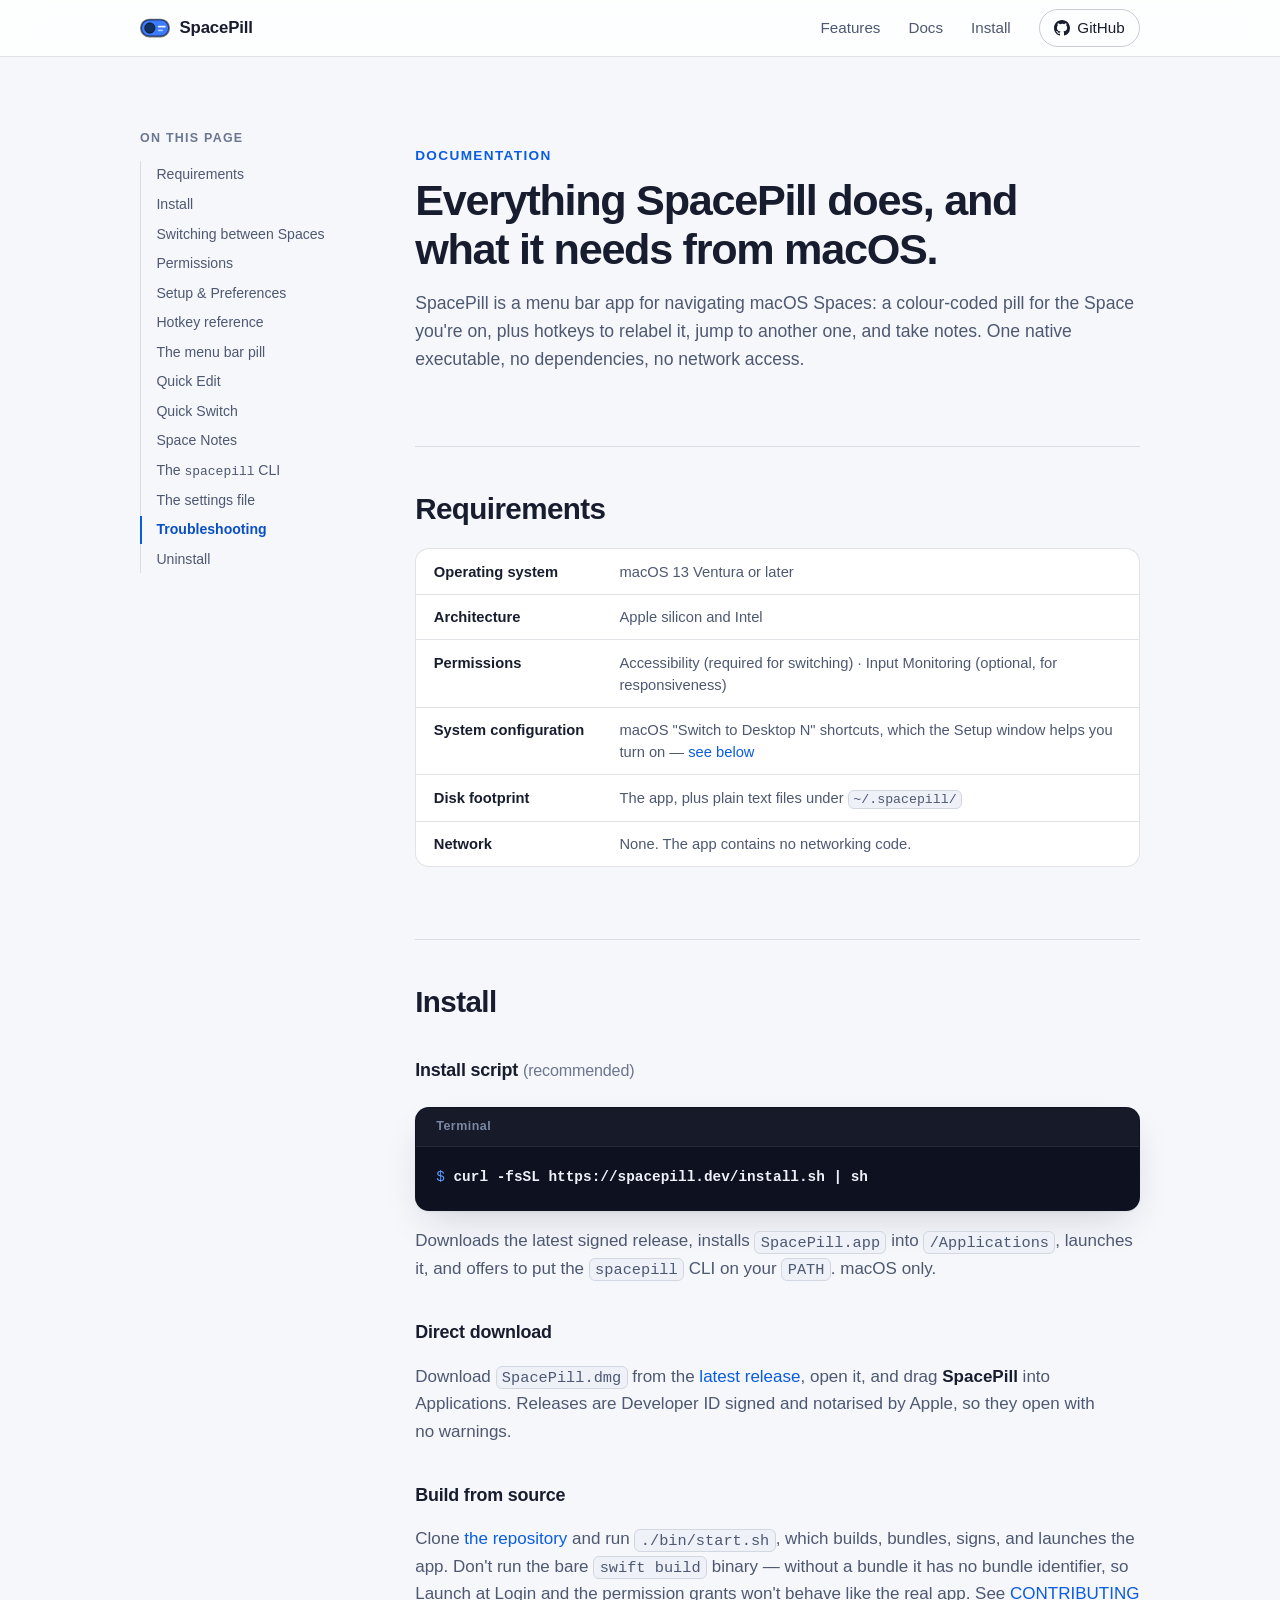
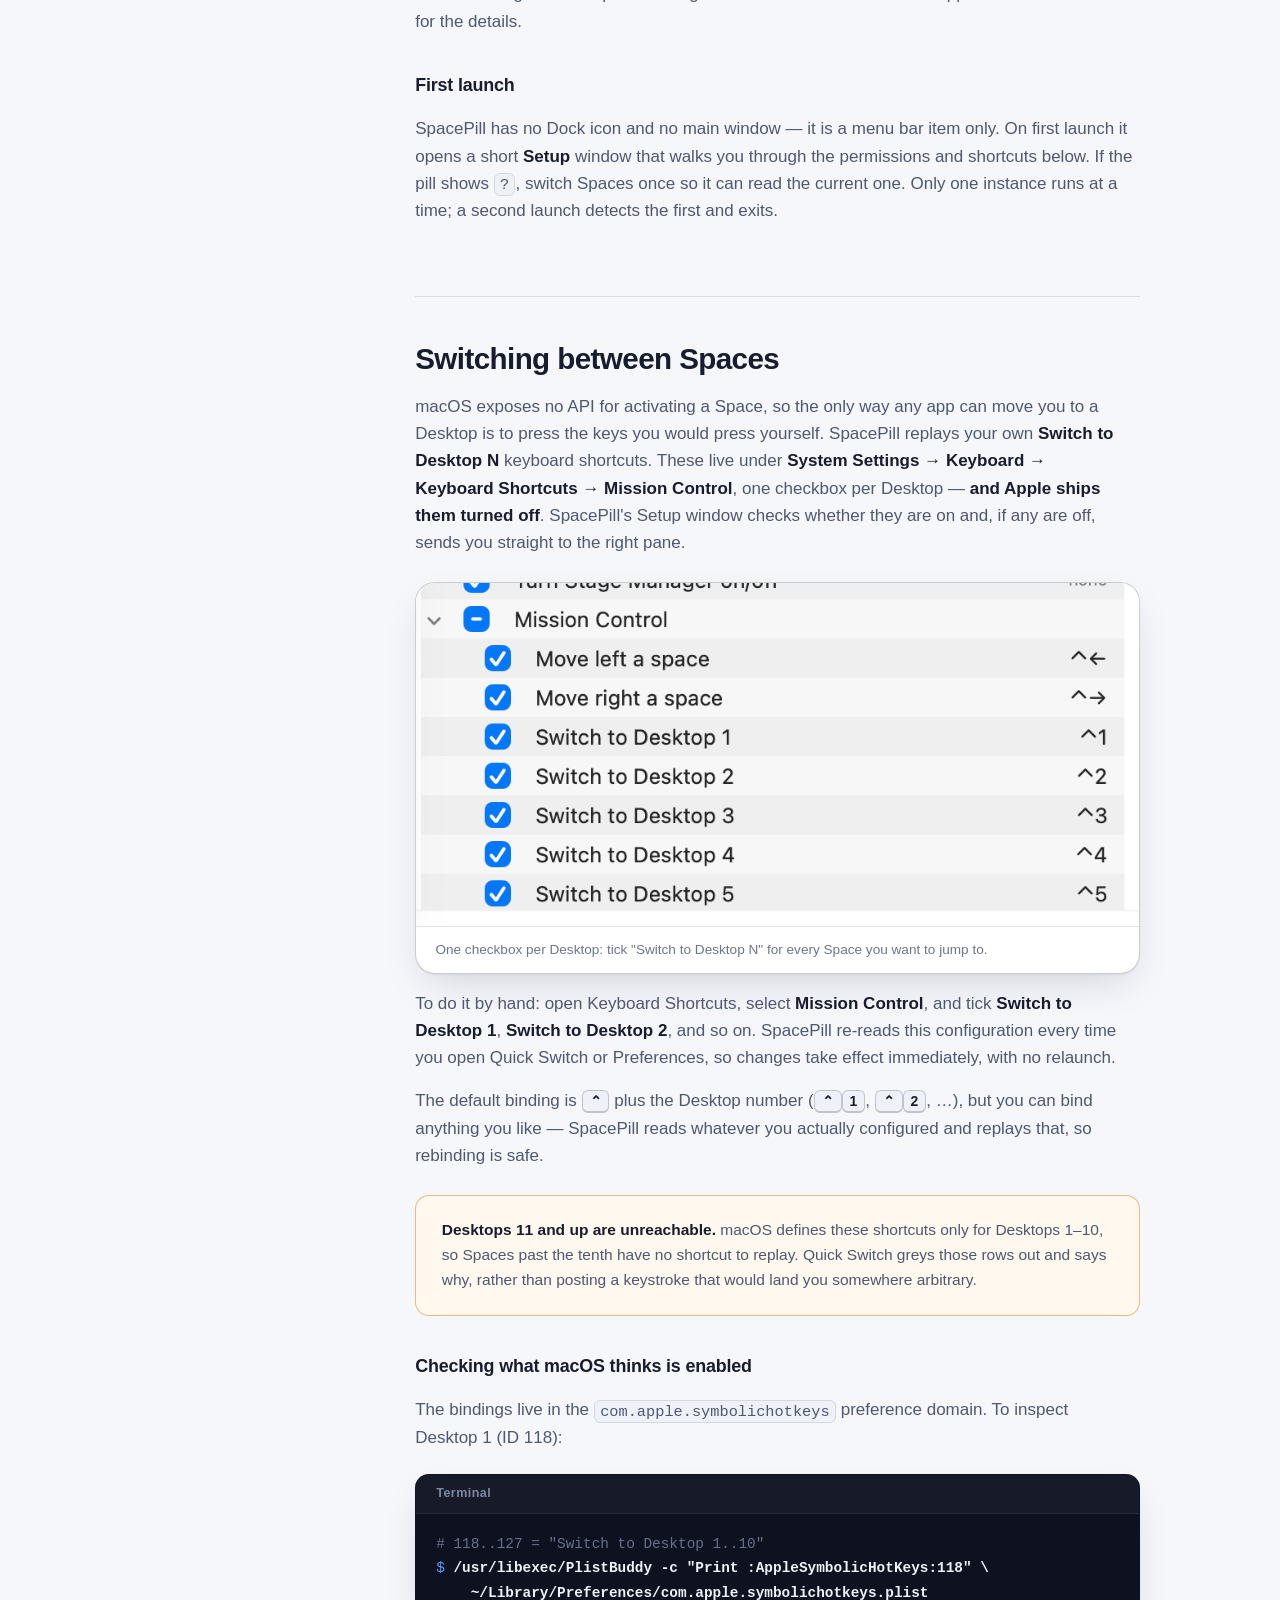
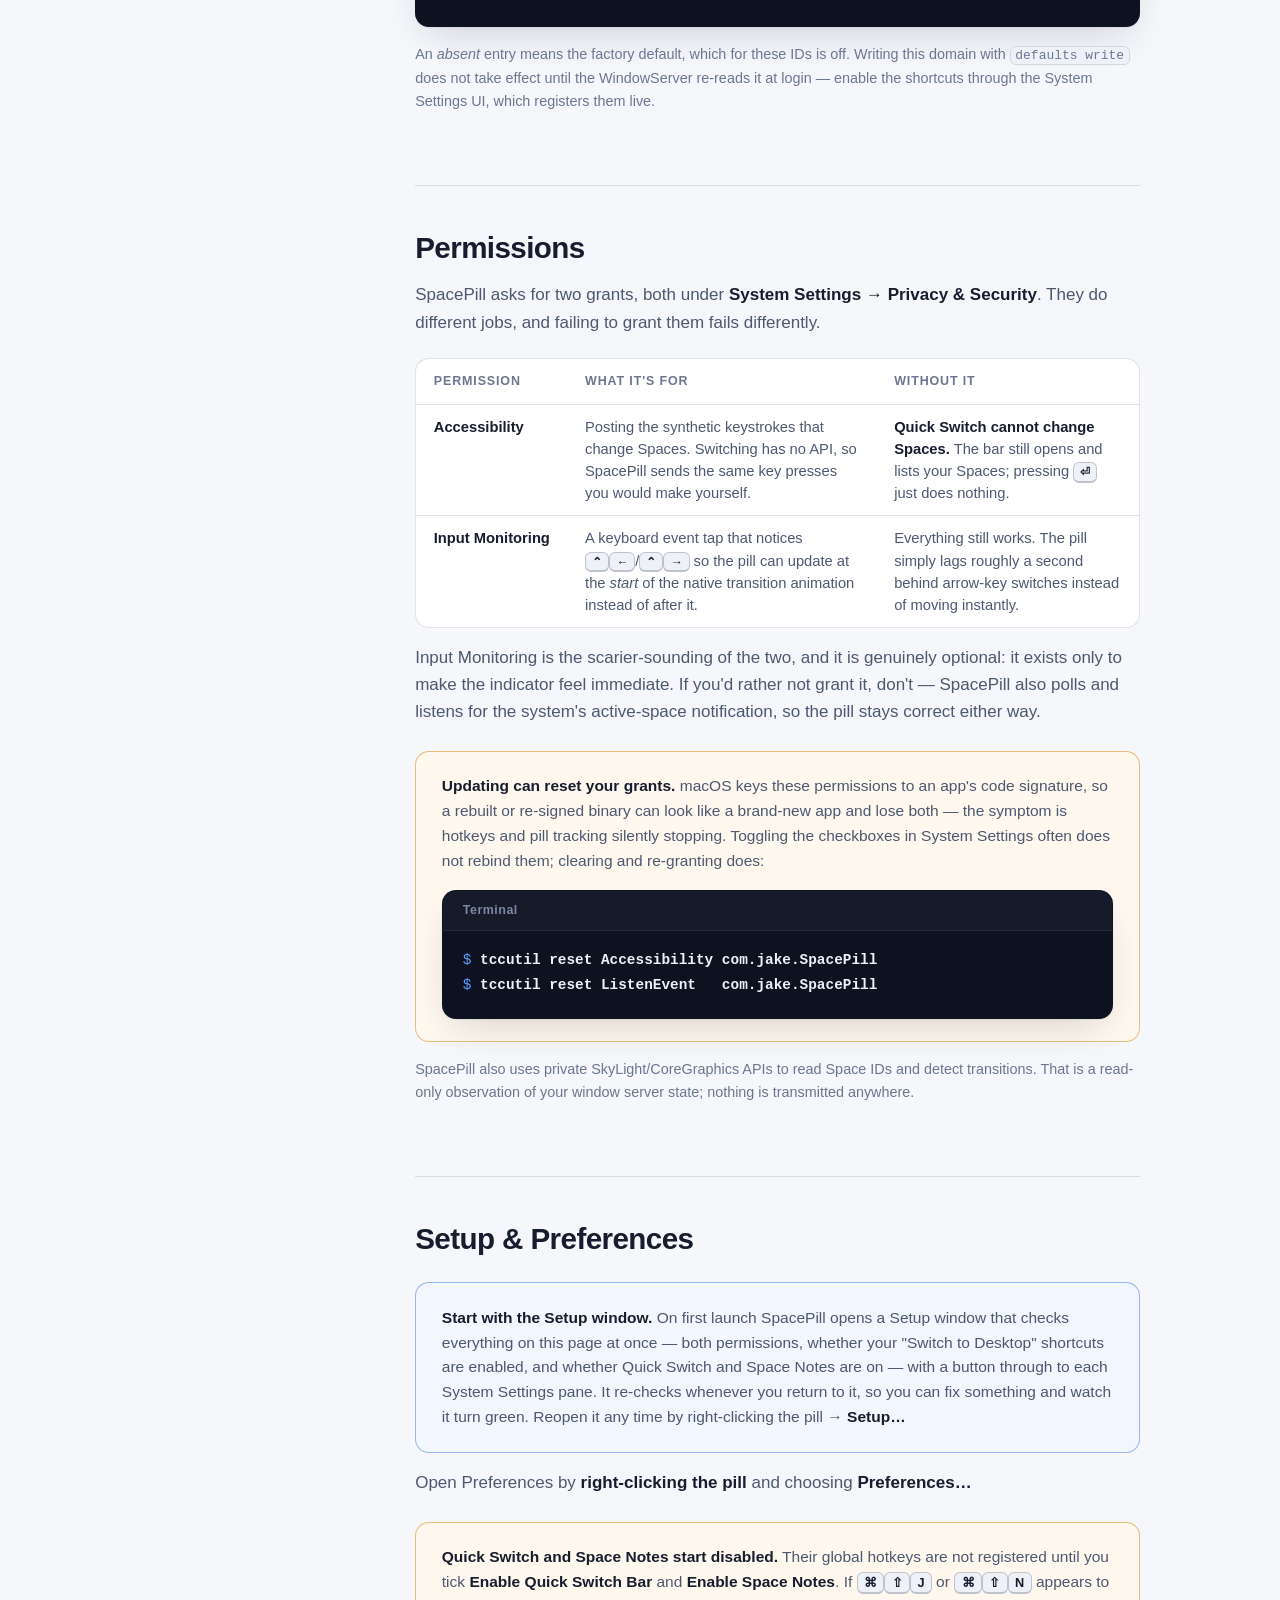
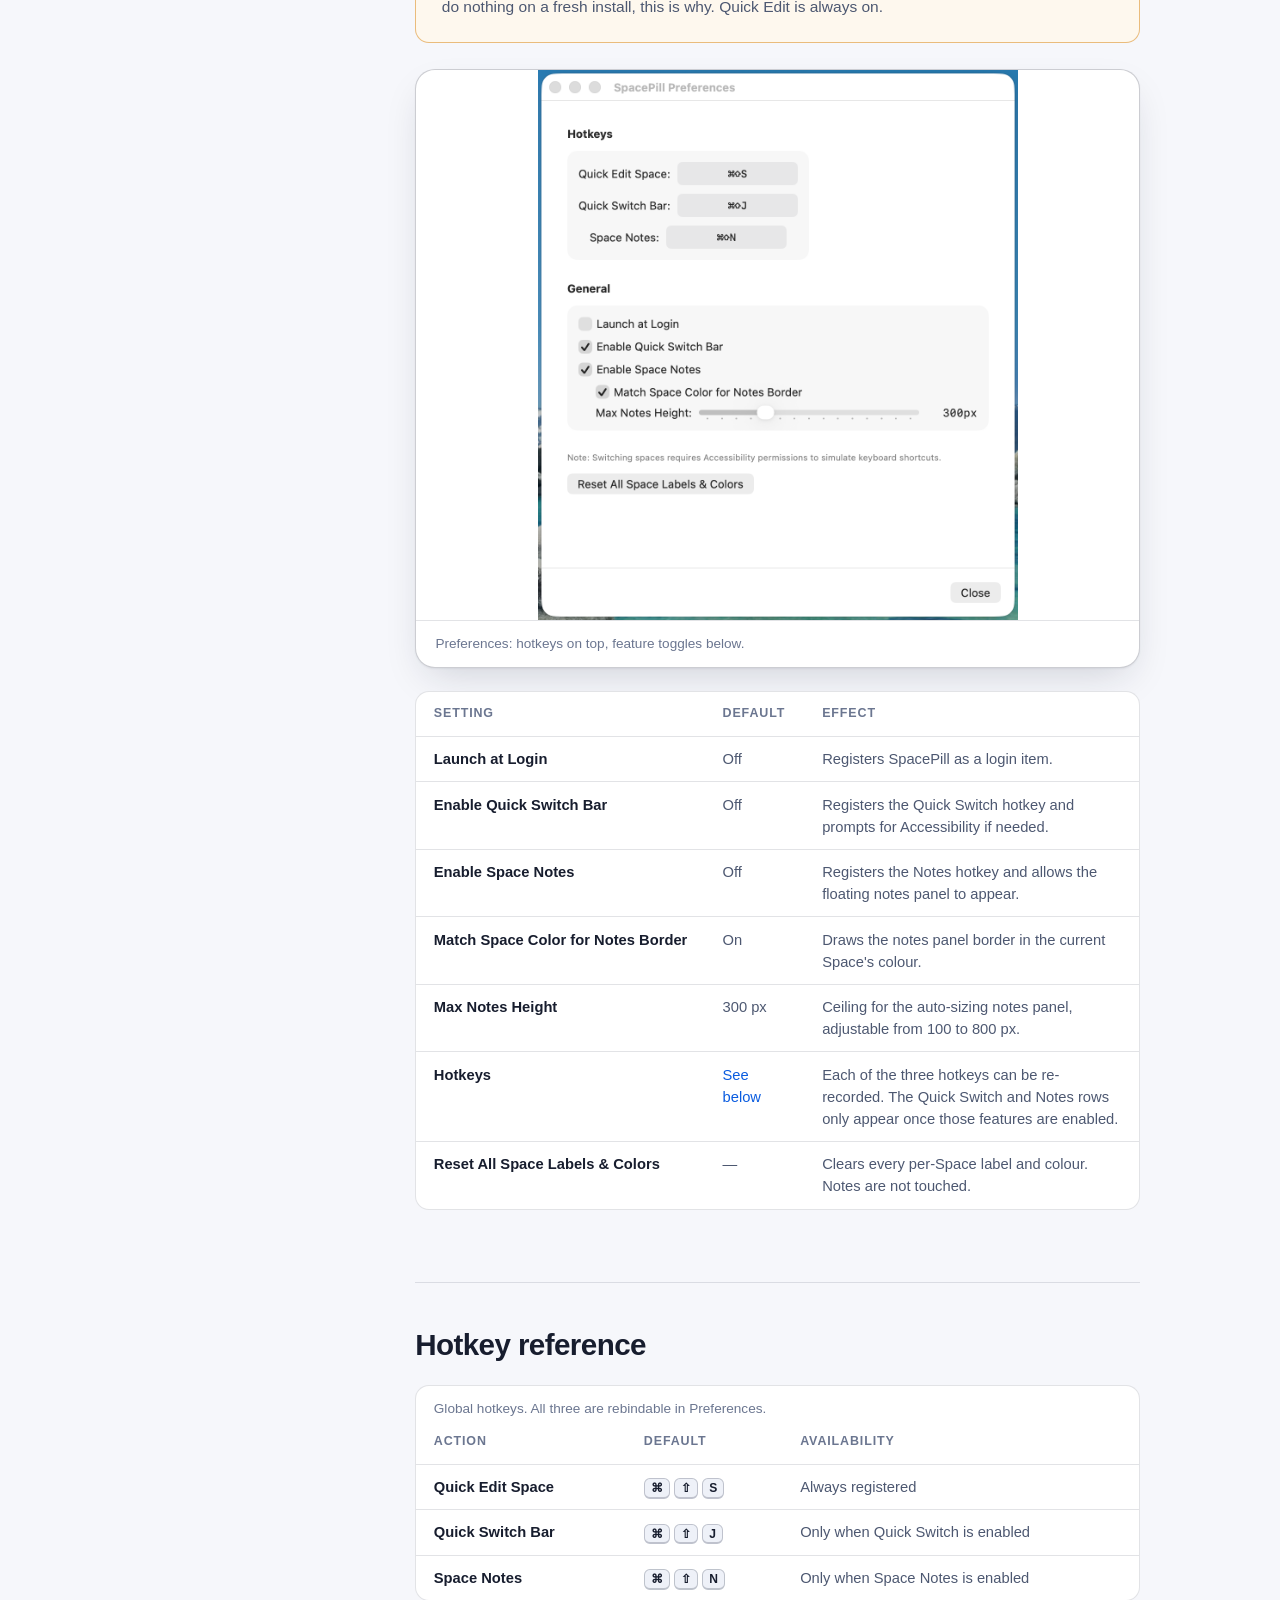
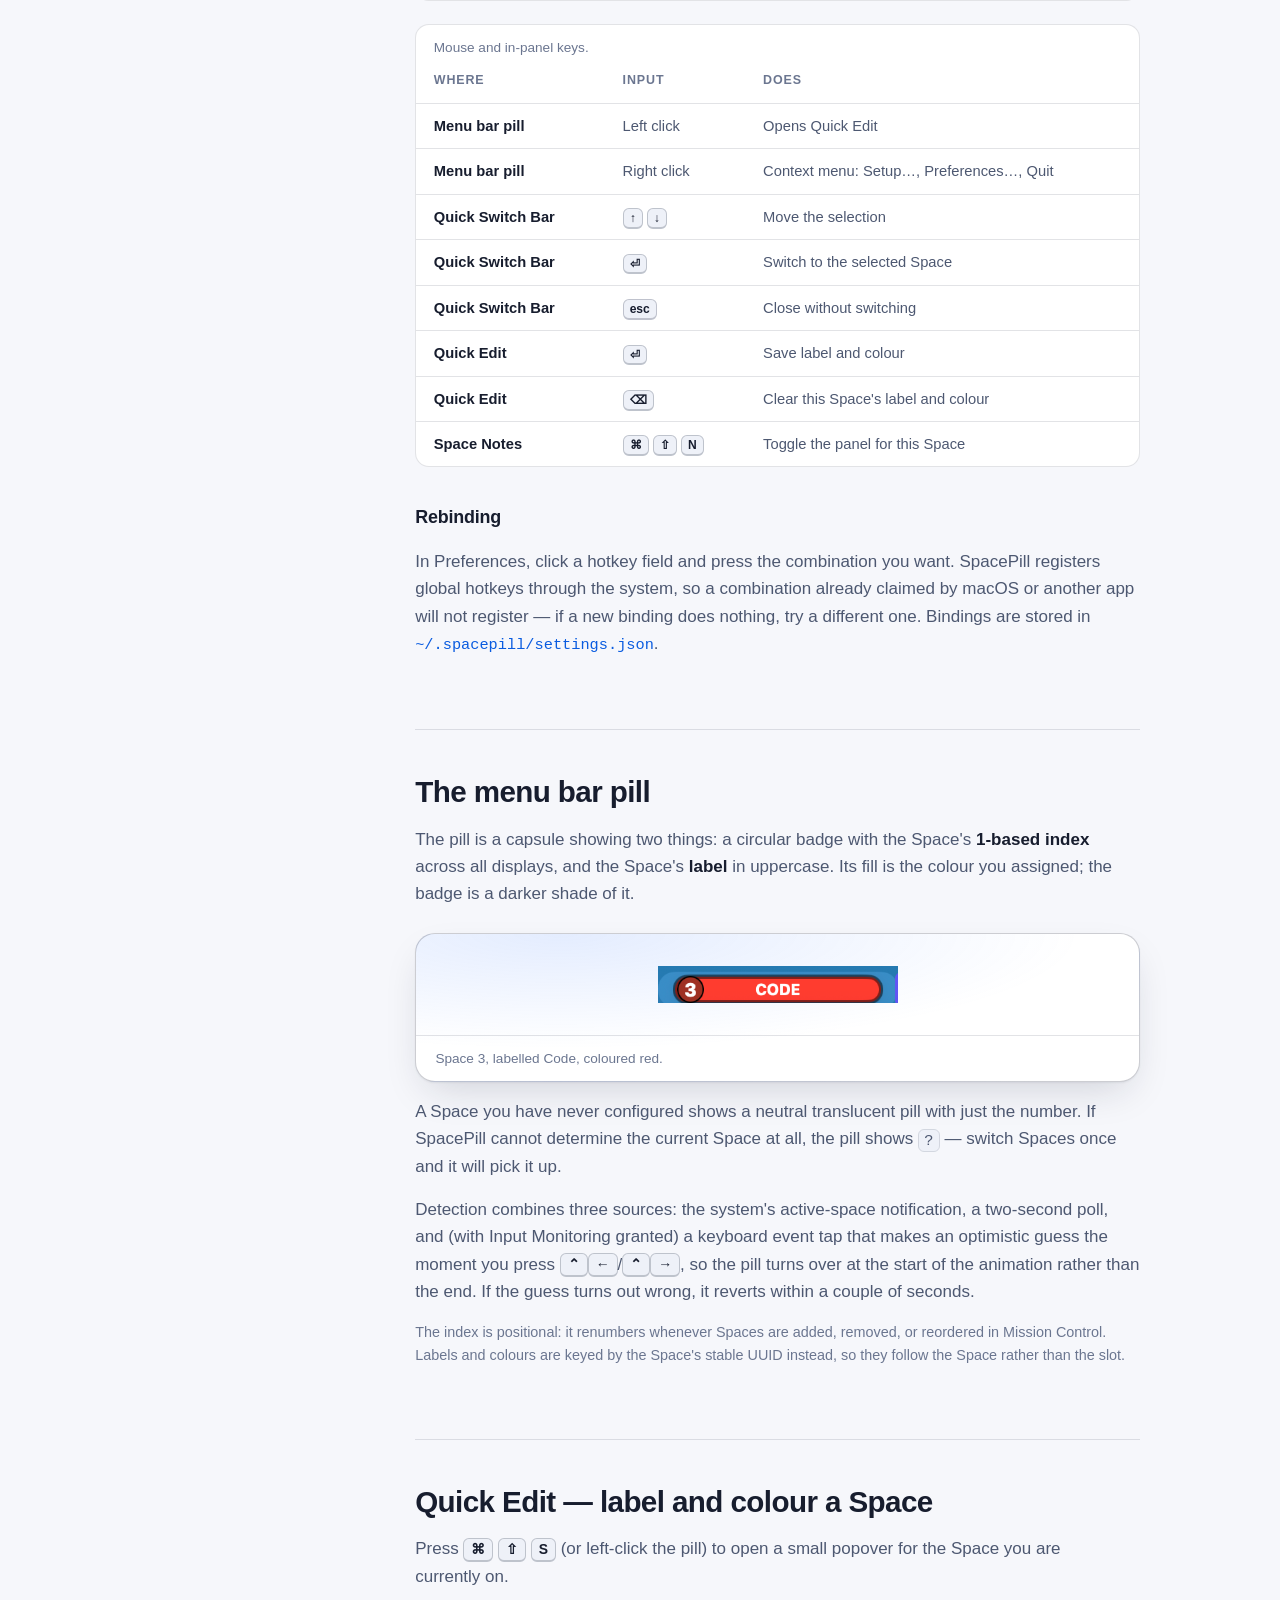
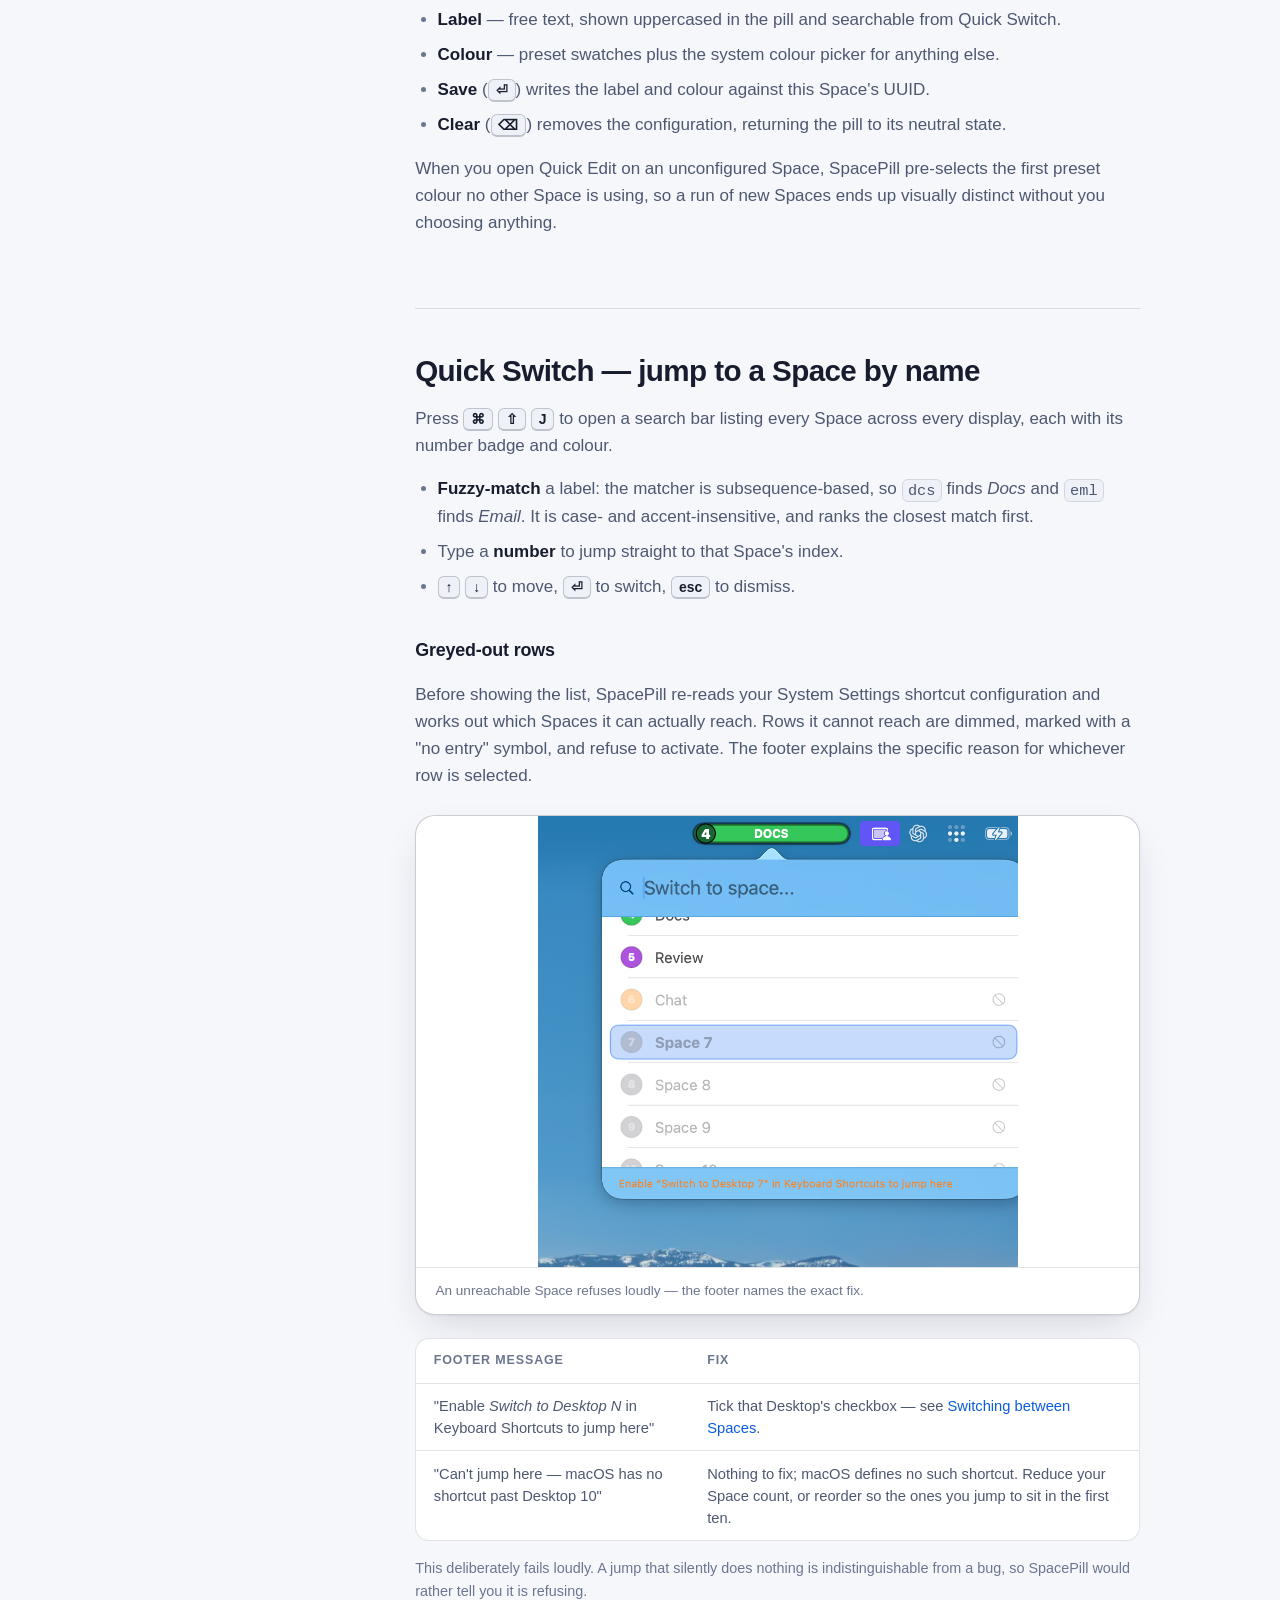
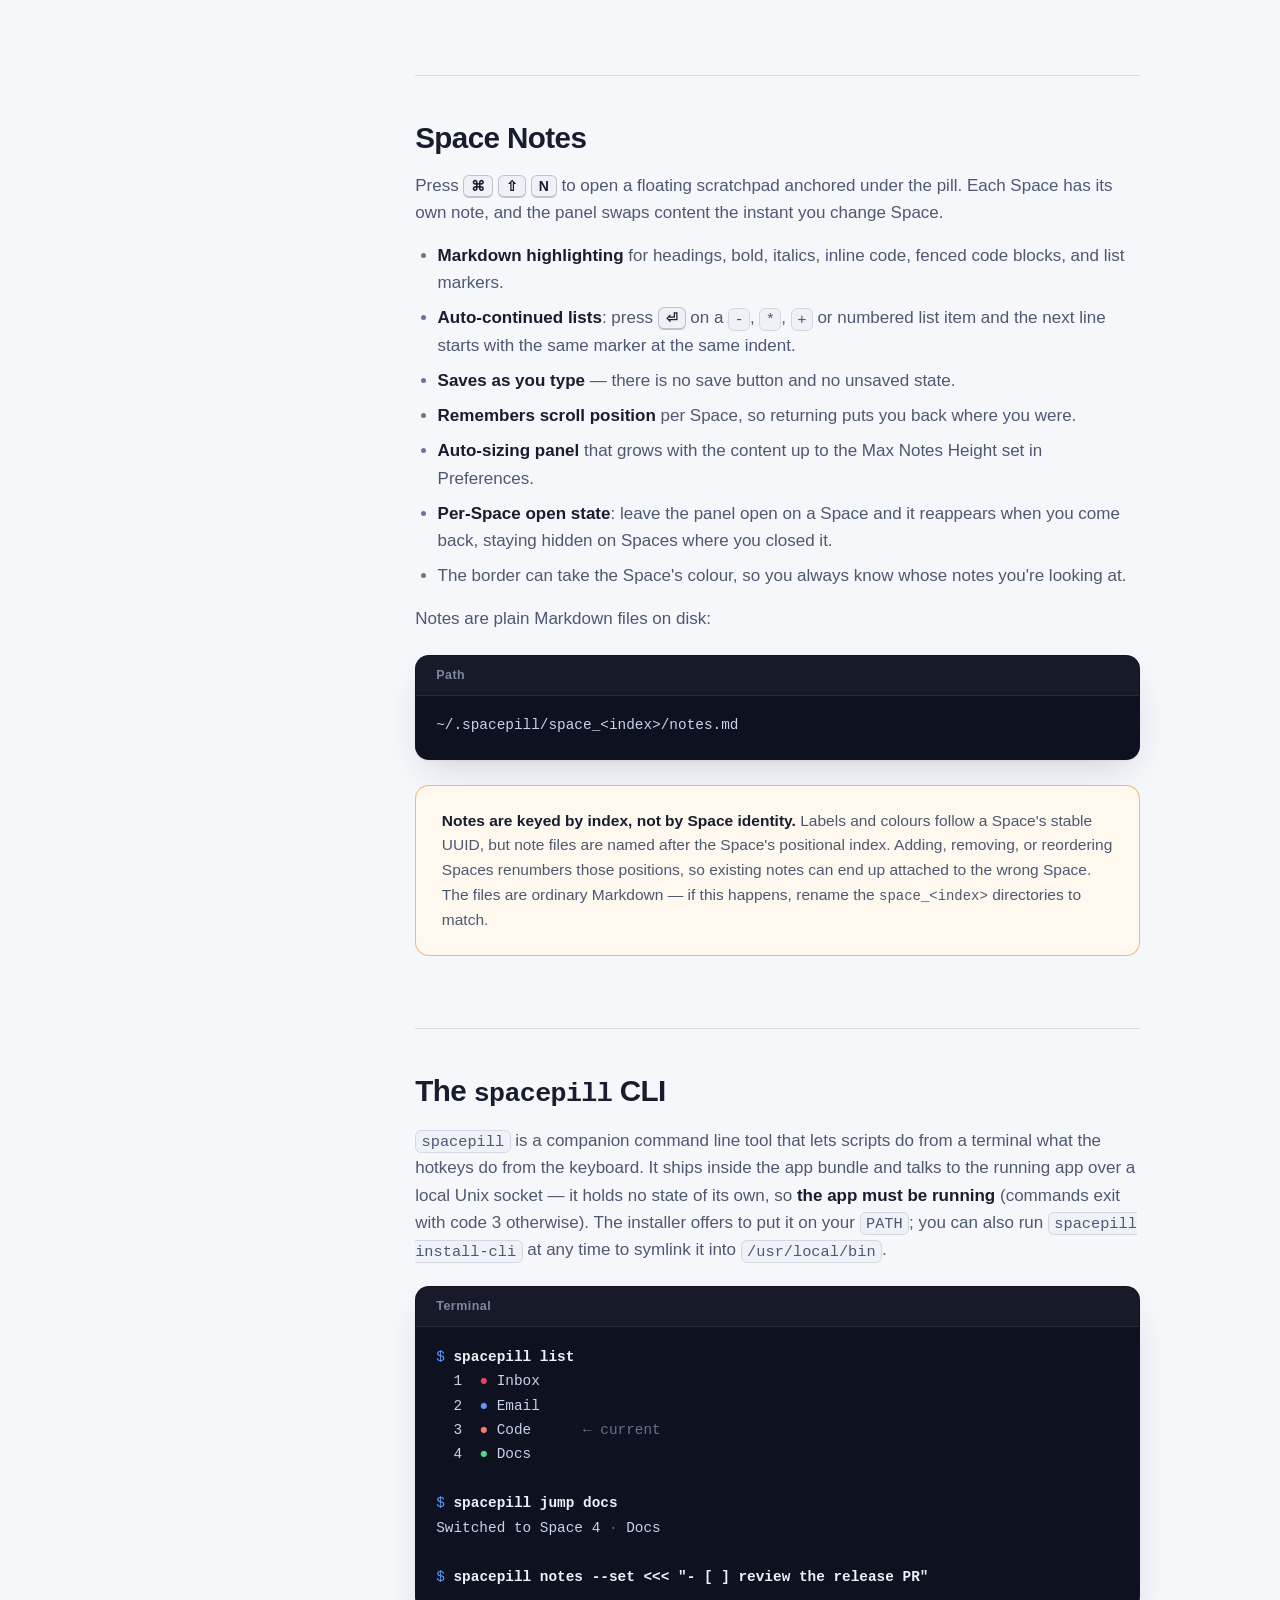
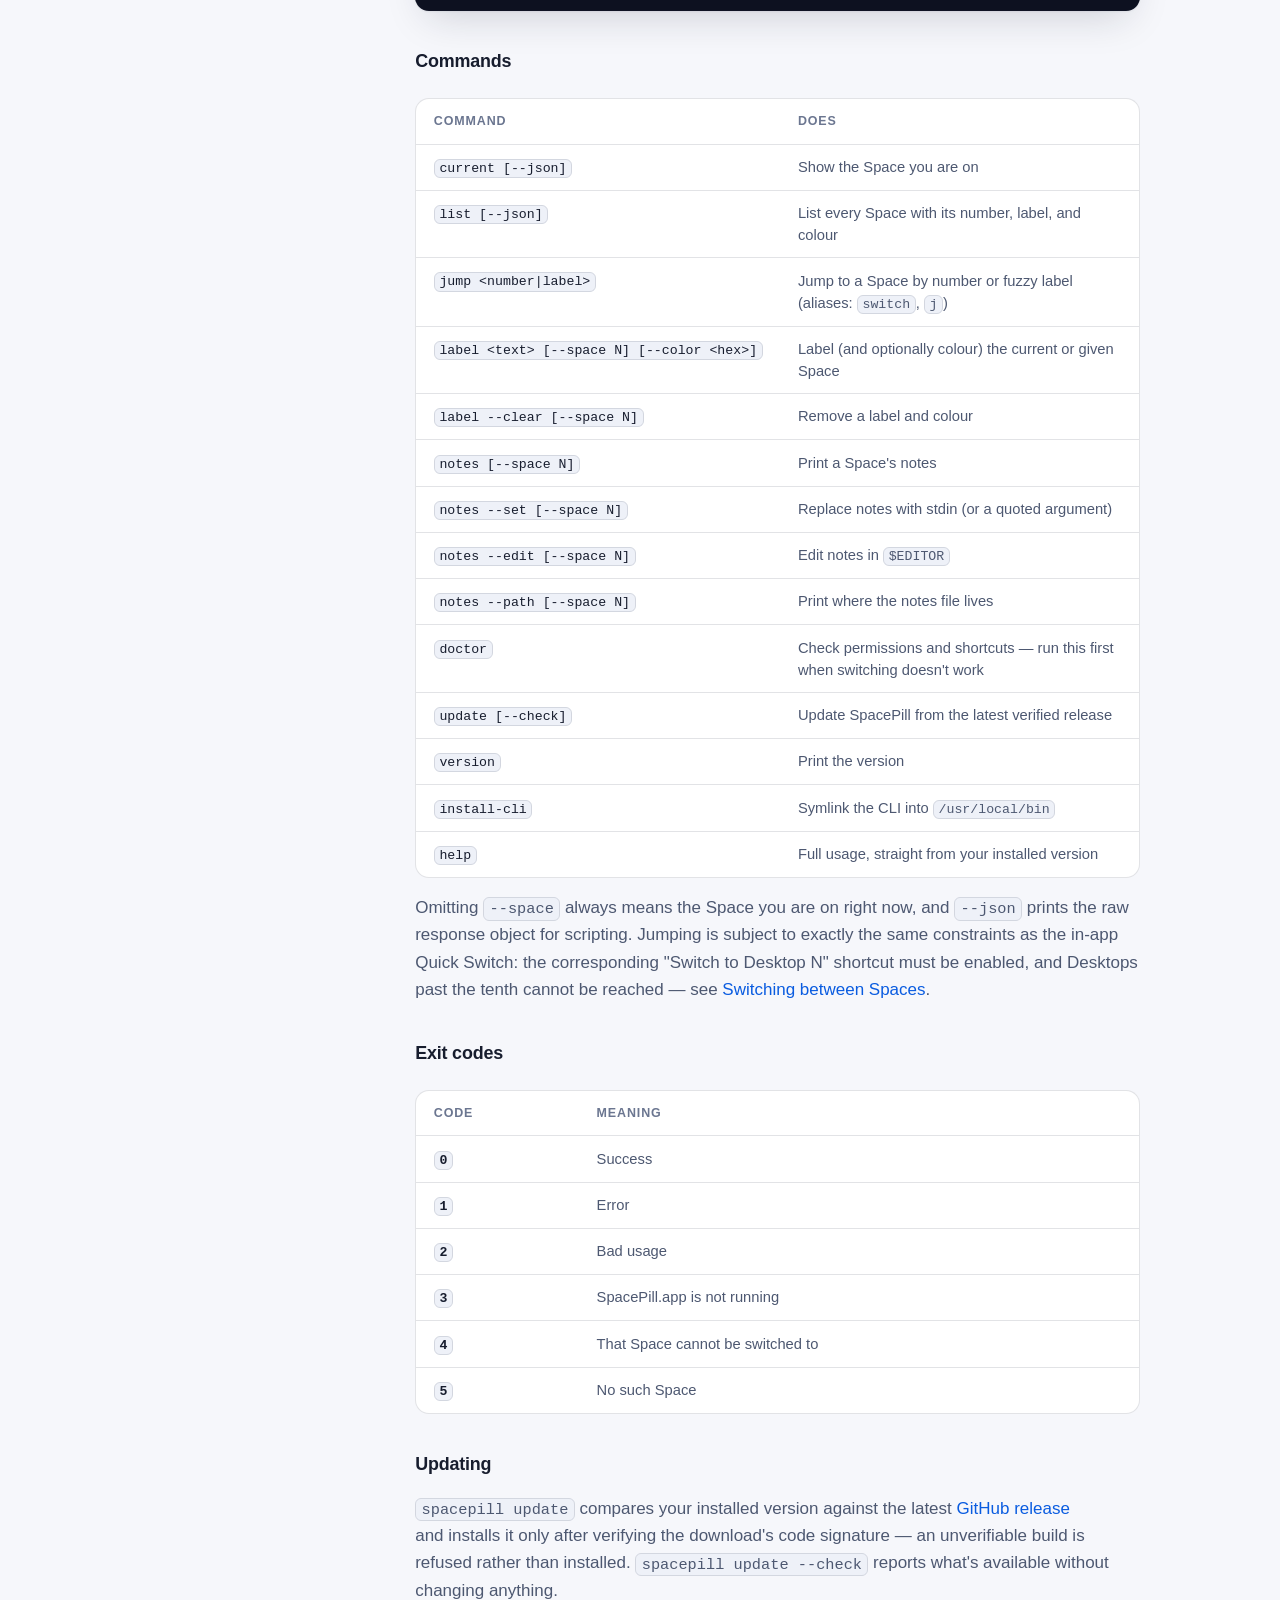
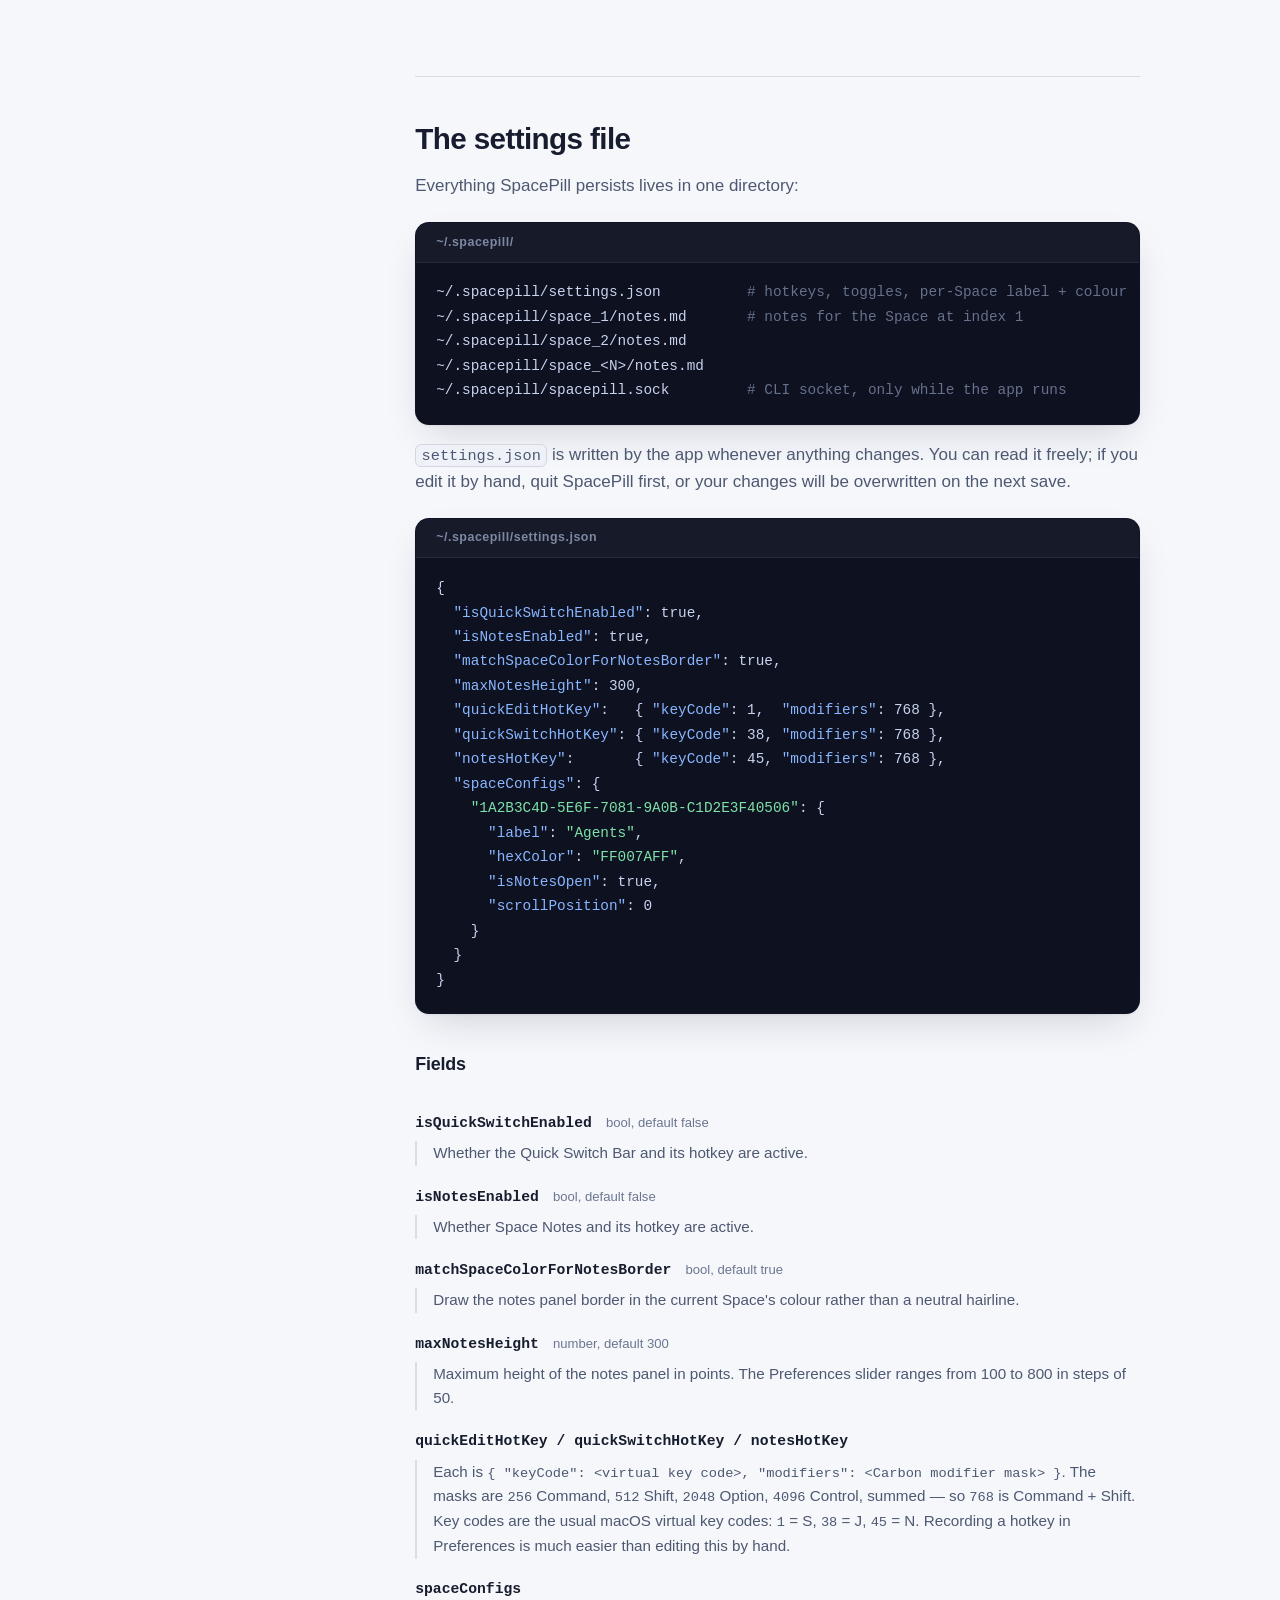
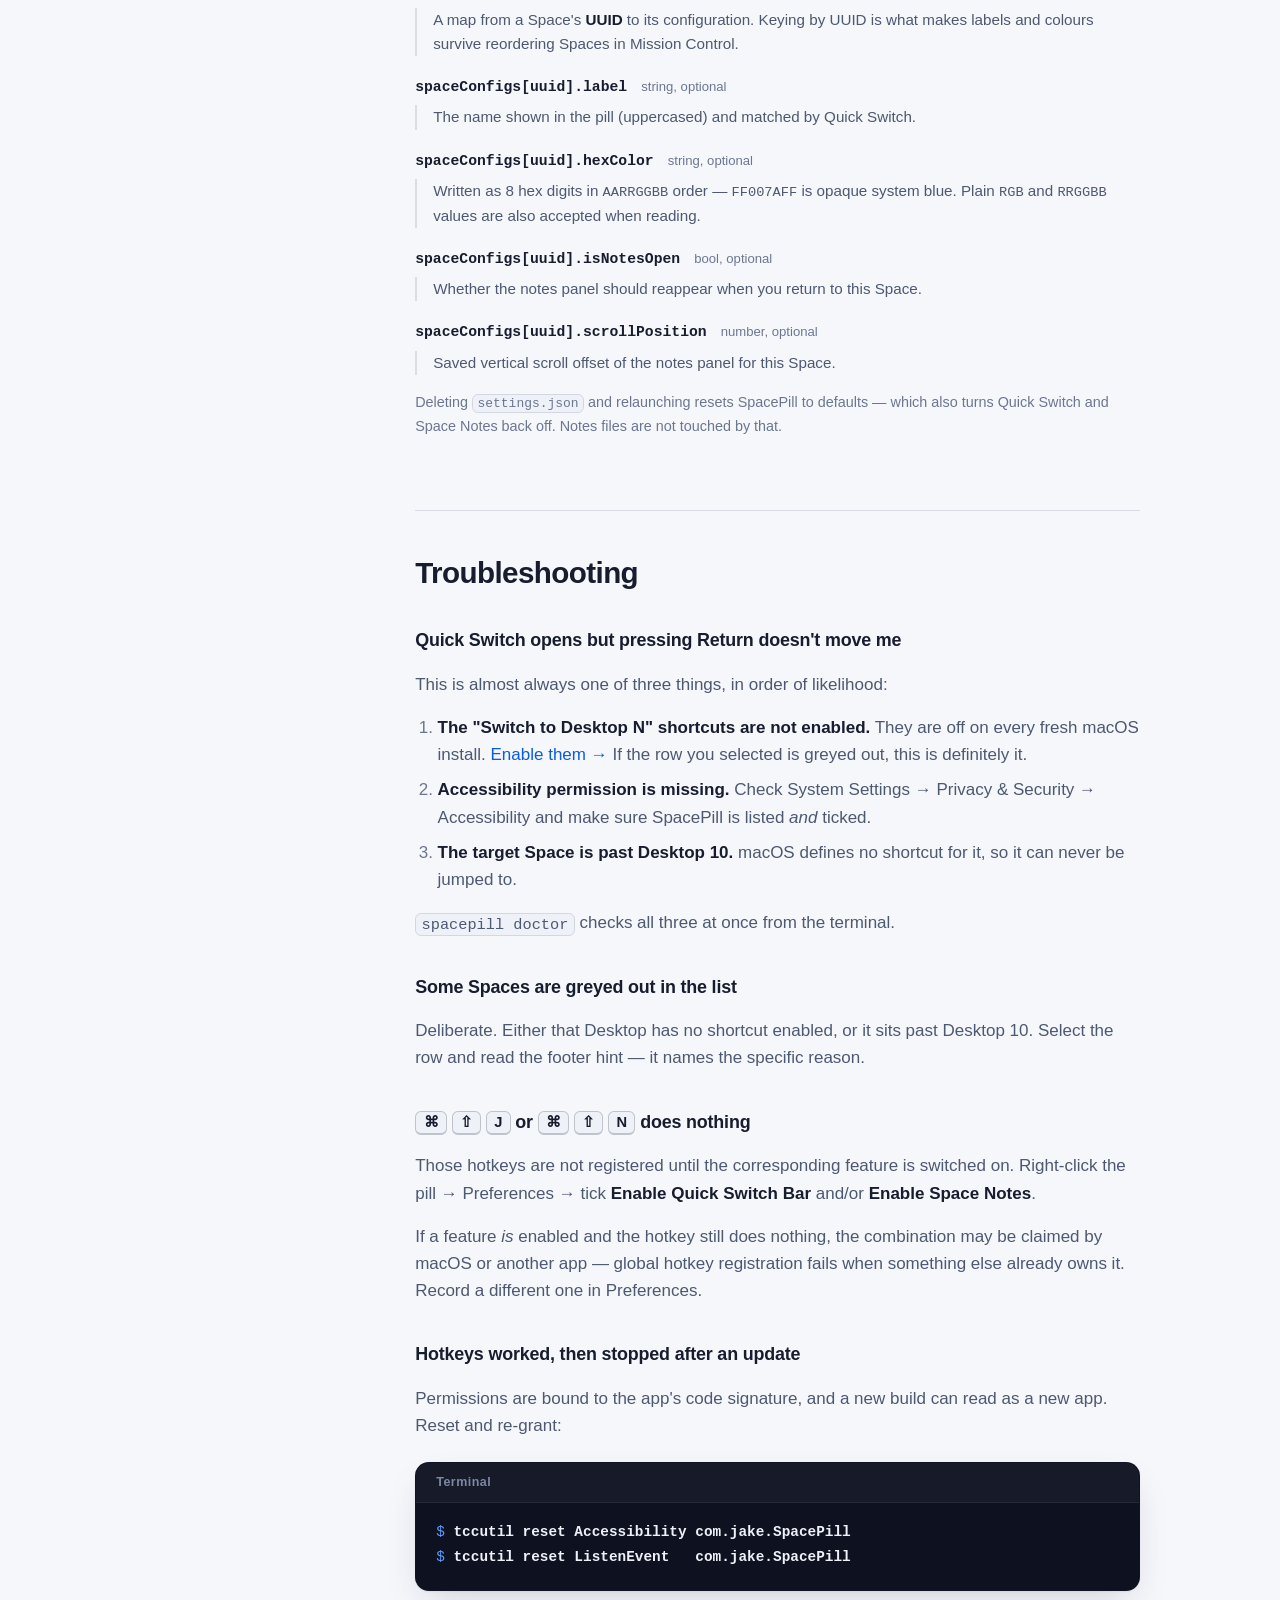
<file: website/docs/index.html>
<!doctype html>
<html lang="en">
<head>
    <meta charset="utf-8">
    <meta name="viewport" content="width=device-width, initial-scale=1">
    <title>Docs — SpacePill</title>
    <meta name="description" content="Everything SpacePill does and what it needs from macOS: install, permissions, the Switch to Desktop shortcuts, hotkeys, Quick Switch, Space Notes, the spacepill CLI, troubleshooting, and uninstall.">
    <link rel="canonical" href="https://spacepill.dev/docs/">
    <link rel="icon" href="../assets/favicon.svg" type="image/svg+xml">
    <link rel="stylesheet" href="../style.css">

    <meta property="og:type" content="website">
    <meta property="og:site_name" content="SpacePill">
    <meta property="og:title" content="Docs — SpacePill">
    <meta property="og:description" content="Setup, permissions, hotkeys, the CLI reference, troubleshooting, and uninstall — everything SpacePill does and what it needs from macOS.">
    <meta property="og:url" content="https://spacepill.dev/docs/">
    <meta property="og:image" content="https://spacepill.dev/assets/og.png">
    <meta property="og:image:width" content="1200">
    <meta property="og:image:height" content="630">
    <meta name="twitter:card" content="summary_large_image">
    <meta name="twitter:title" content="Docs — SpacePill">
    <meta name="twitter:description" content="Setup, permissions, hotkeys, the CLI reference, troubleshooting, and uninstall.">
    <meta name="twitter:image" content="https://spacepill.dev/assets/og.png">
</head>
<body>
    <a class="skip-link" href="#main">Skip to content</a>

    <header class="site-header">
        <div class="container">
            <a class="brand" href="../" aria-label="SpacePill home">
                <svg width="30" height="30" viewBox="0 0 64 64" aria-hidden="true">
                    <rect x="2" y="14" width="60" height="36" rx="18" fill="#3d7bfd" stroke="#000" stroke-opacity="0.55" stroke-width="4"/>
                    <circle cx="21" cy="32" r="11" fill="#12305e" stroke="#000" stroke-opacity="0.6" stroke-width="2"/>
                    <rect x="38" y="27" width="17" height="4" rx="2" fill="#fff" fill-opacity="0.9"/>
                    <rect x="38" y="35" width="11" height="4" rx="2" fill="#fff" fill-opacity="0.6"/>
                </svg>
                SpacePill
            </a>
            <nav class="site-nav" aria-label="Main">
                <a class="nav-hide-sm" href="../#features">Features</a>
                <a href="./" aria-current="page">Docs</a>
                <a href="../#install">Install</a>
                <a class="nav-github" href="https://github.com/jakequist/spacepill">
                    <svg width="16" height="16" viewBox="0 0 16 16" fill="currentColor" aria-hidden="true">
                        <path d="M8 0C3.58 0 0 3.58 0 8c0 3.54 2.29 6.53 5.47 7.59.4.07.55-.17.55-.38 0-.19-.01-.82-.01-1.49-2.01.37-2.53-.49-2.69-.94-.09-.23-.48-.94-.82-1.13-.28-.15-.68-.52-.01-.53.63-.01 1.08.58 1.23.82.72 1.21 1.87.87 2.33.66.07-.52.28-.87.51-1.07-1.78-.2-3.64-.89-3.64-3.95 0-.87.31-1.59.82-2.15-.08-.2-.36-1.02.08-2.12 0 0 .67-.21 2.2.82a7.42 7.42 0 0 1 2-.27c.68 0 1.36.09 2 .27 1.53-1.04 2.2-.82 2.2-.82.44 1.1.16 1.92.08 2.12.51.56.82 1.27.82 2.15 0 3.07-1.87 3.75-3.65 3.95.29.25.54.73.54 1.48 0 1.07-.01 1.93-.01 2.2 0 .21.15.46.55.38A8.01 8.01 0 0 0 16 8c0-4.42-3.58-8-8-8Z"/>
                    </svg>
                    GitHub
                </a>
            </nav>
        </div>
    </header>

    <main id="main" class="docs">
        <div class="container docs-layout">

            <aside class="docs-sidebar">
                <nav class="docs-toc" aria-label="On this page">
                    <p class="docs-toc-title">On this page</p>
                    <ol>
                        <li><a href="#requirements">Requirements</a></li>
                        <li><a href="#install">Install</a></li>
                        <li><a href="#switching">Switching between Spaces</a></li>
                        <li><a href="#permissions">Permissions</a></li>
                        <li><a href="#preferences">Setup &amp; Preferences</a></li>
                        <li><a href="#hotkeys">Hotkey reference</a></li>
                        <li><a href="#pill">The menu bar pill</a></li>
                        <li><a href="#quick-edit">Quick Edit</a></li>
                        <li><a href="#quick-switch">Quick Switch</a></li>
                        <li><a href="#notes">Space Notes</a></li>
                        <li><a href="#cli">The <code>spacepill</code> CLI</a></li>
                        <li><a href="#settings">The settings file</a></li>
                        <li><a href="#troubleshooting">Troubleshooting</a></li>
                        <li><a href="#uninstall">Uninstall</a></li>
                    </ol>
                </nav>
            </aside>

            <article class="docs-body">

                <header class="docs-head">
                    <p class="kicker">Documentation</p>
                    <h1>Everything SpacePill does, and what it needs from macOS.</h1>
                    <p class="docs-lede">
                        SpacePill is a menu bar app for navigating macOS Spaces:
                        a colour-coded pill for the Space you're on, plus hotkeys
                        to relabel it, jump to another one, and take notes. One
                        native executable, no dependencies, no network access.
                    </p>
                </header>

                <details class="docs-toc-mobile">
                    <summary>On this page</summary>
                    <ol>
                        <li><a href="#requirements">Requirements</a></li>
                        <li><a href="#install">Install</a></li>
                        <li><a href="#switching">Switching between Spaces</a></li>
                        <li><a href="#permissions">Permissions</a></li>
                        <li><a href="#preferences">Setup &amp; Preferences</a></li>
                        <li><a href="#hotkeys">Hotkey reference</a></li>
                        <li><a href="#pill">The menu bar pill</a></li>
                        <li><a href="#quick-edit">Quick Edit</a></li>
                        <li><a href="#quick-switch">Quick Switch</a></li>
                        <li><a href="#notes">Space Notes</a></li>
                        <li><a href="#cli">The spacepill CLI</a></li>
                        <li><a href="#settings">The settings file</a></li>
                        <li><a href="#troubleshooting">Troubleshooting</a></li>
                        <li><a href="#uninstall">Uninstall</a></li>
                    </ol>
                </details>

                <!-- ================= Requirements ================= -->
                <section id="requirements">
                    <h2>Requirements<a class="h-anchor" href="#requirements" aria-label="Link to Requirements">#</a></h2>
                    <div class="table-scroll">
                        <table class="doc-table">
                            <tbody>
                                <tr><th scope="row">Operating system</th><td>macOS 13 Ventura or later</td></tr>
                                <tr><th scope="row">Architecture</th><td>Apple silicon and Intel</td></tr>
                                <tr><th scope="row">Permissions</th><td>Accessibility (required for switching) · Input Monitoring (optional, for responsiveness)</td></tr>
                                <tr><th scope="row">System configuration</th><td>macOS "Switch to Desktop&nbsp;N" shortcuts, which the Setup window helps you turn on — <a href="#switching">see below</a></td></tr>
                                <tr><th scope="row">Disk footprint</th><td>The app, plus plain text files under <code>~/.spacepill/</code></td></tr>
                                <tr><th scope="row">Network</th><td>None. The app contains no networking code.</td></tr>
                            </tbody>
                        </table>
                    </div>
                </section>

                <!-- ================= Install ================= -->
                <section id="install">
                    <h2>Install<a class="h-anchor" href="#install" aria-label="Link to Install">#</a></h2>

                    <h3>Install script <span class="h3-aside">(recommended)</span></h3>
                    <div class="terminal docs-code">
                        <div class="code-label">Terminal</div>
<pre><span class="t-prompt">$</span> <span class="t-cmd">curl -fsSL https://spacepill.dev/install.sh | sh</span></pre>
                    </div>
                    <p>
                        Downloads the latest signed release, installs
                        <code>SpacePill.app</code> into <code>/Applications</code>,
                        launches it, and offers to put the <code>spacepill</code>
                        CLI on your <code>PATH</code>. macOS only.
                    </p>

                    <h3>Direct download</h3>
                    <p>
                        Download <code>SpacePill.dmg</code> from the
                        <a href="https://github.com/jakequist/spacepill/releases/latest">latest release</a>,
                        open it, and drag <strong>SpacePill</strong> into
                        Applications. Releases are Developer&nbsp;ID signed and
                        notarised by Apple, so they open with no warnings.
                    </p>

                    <h3>Build from source</h3>
                    <p>
                        Clone <a href="https://github.com/jakequist/spacepill">the repository</a>
                        and run <code>./bin/start.sh</code>, which builds, bundles,
                        signs, and launches the app. Don't run the bare
                        <code>swift build</code> binary — without a bundle it has
                        no bundle identifier, so Launch&nbsp;at&nbsp;Login and the
                        permission grants won't behave like the real app. See
                        <a href="https://github.com/jakequist/spacepill/blob/main/CONTRIBUTING.md">CONTRIBUTING</a>
                        for the details.
                    </p>

                    <h3>First launch</h3>
                    <p>
                        SpacePill has no Dock icon and no main window — it is a
                        menu bar item only. On first launch it opens a short
                        <strong>Setup</strong> window that walks you through the
                        permissions and shortcuts below. If the pill shows
                        <code>?</code>, switch Spaces once so it can read the
                        current one. Only one instance runs at a time; a second
                        launch detects the first and exits.
                    </p>
                </section>

                <!-- ================= Switching ================= -->
                <section id="switching">
                    <h2>Switching between Spaces<a class="h-anchor" href="#switching" aria-label="Link to Switching between Spaces">#</a></h2>

                    <p>
                        macOS exposes no API for activating a Space, so the only
                        way any app can move you to a Desktop is to press the keys
                        you would press yourself. SpacePill replays your own
                        <strong>Switch to Desktop&nbsp;N</strong> keyboard
                        shortcuts. These live under
                        <span class="path">System&nbsp;Settings → Keyboard → Keyboard&nbsp;Shortcuts → Mission&nbsp;Control</span>,
                        one checkbox per Desktop — <strong>and Apple ships them
                        turned off</strong>. SpacePill's Setup window checks
                        whether they are on and, if any are off, sends you
                        straight to the right pane.
                    </p>

                    <figure class="docs-fig">
                        <img src="../assets/setup-shortcuts.png" width="884" height="420"
                             alt="The Mission Control section of macOS Keyboard Shortcuts, with Move left/right a space and Switch to Desktop 1 through 5 all ticked, bound to Control plus the desktop number">
                        <figcaption>One checkbox per Desktop: tick "Switch to Desktop&nbsp;N" for every Space you want to jump to.</figcaption>
                    </figure>

                    <p>
                        To do it by hand: open Keyboard Shortcuts, select
                        <strong>Mission Control</strong>, and tick
                        <strong>Switch to Desktop&nbsp;1</strong>,
                        <strong>Switch to Desktop&nbsp;2</strong>, and so on.
                        SpacePill re-reads this configuration every time you open
                        Quick Switch or Preferences, so changes take effect
                        immediately, with no relaunch.
                    </p>
                    <p>
                        The default binding is <kbd>⌃</kbd> plus the Desktop
                        number (<kbd>⌃</kbd><kbd>1</kbd>, <kbd>⌃</kbd><kbd>2</kbd>, …),
                        but you can bind anything you like — SpacePill reads
                        whatever you actually configured and replays that, so
                        rebinding is safe.
                    </p>

                    <aside class="caveat">
                        <strong>Desktops 11 and up are unreachable.</strong>
                        macOS defines these shortcuts only for Desktops 1–10, so
                        Spaces past the tenth have no shortcut to replay. Quick
                        Switch greys those rows out and says why, rather than
                        posting a keystroke that would land you somewhere
                        arbitrary.
                    </aside>

                    <h3>Checking what macOS thinks is enabled</h3>
                    <p>
                        The bindings live in the <code>com.apple.symbolichotkeys</code>
                        preference domain. To inspect Desktop&nbsp;1 (ID&nbsp;118):
                    </p>
                    <div class="terminal docs-code">
                        <div class="code-label">Terminal</div>
<pre><span class="t-dim"># 118..127 = "Switch to Desktop 1..10"</span>
<span class="t-prompt">$</span> <span class="t-cmd">/usr/libexec/PlistBuddy -c "Print :AppleSymbolicHotKeys:118" \
    ~/Library/Preferences/com.apple.symbolichotkeys.plist</span></pre>
                    </div>
                    <p class="fine">
                        An <em>absent</em> entry means the factory default, which
                        for these IDs is off. Writing this domain with
                        <code>defaults write</code> does not take effect until the
                        WindowServer re-reads it at login — enable the shortcuts
                        through the System Settings UI, which registers them live.
                    </p>
                </section>

                <!-- ================= Permissions ================= -->
                <section id="permissions">
                    <h2>Permissions<a class="h-anchor" href="#permissions" aria-label="Link to Permissions">#</a></h2>
                    <p>
                        SpacePill asks for two grants, both under
                        <span class="path">System&nbsp;Settings → Privacy&nbsp;&amp;&nbsp;Security</span>.
                        They do different jobs, and failing to grant them fails
                        differently.
                    </p>

                    <div class="table-scroll">
                        <table class="doc-table">
                            <thead>
                                <tr>
                                    <th scope="col">Permission</th>
                                    <th scope="col">What it's for</th>
                                    <th scope="col">Without it</th>
                                </tr>
                            </thead>
                            <tbody>
                                <tr>
                                    <th scope="row">Accessibility</th>
                                    <td>Posting the synthetic keystrokes that change Spaces. Switching has no API, so SpacePill sends the same key presses you would make yourself.</td>
                                    <td><strong>Quick Switch cannot change Spaces.</strong> The bar still opens and lists your Spaces; pressing <kbd>⏎</kbd> just does nothing.</td>
                                </tr>
                                <tr>
                                    <th scope="row">Input Monitoring</th>
                                    <td>A keyboard event tap that notices <kbd>⌃</kbd><kbd>←</kbd>/<kbd>⌃</kbd><kbd>→</kbd> so the pill can update at the <em>start</em> of the native transition animation instead of after it.</td>
                                    <td>Everything still works. The pill simply lags roughly a second behind arrow-key switches instead of moving instantly.</td>
                                </tr>
                            </tbody>
                        </table>
                    </div>

                    <p>
                        Input Monitoring is the scarier-sounding of the two, and
                        it is genuinely optional: it exists only to make the
                        indicator feel immediate. If you'd rather not grant it,
                        don't — SpacePill also polls and listens for the system's
                        active-space notification, so the pill stays correct
                        either way.
                    </p>

                    <aside class="caveat">
                        <strong>Updating can reset your grants.</strong> macOS
                        keys these permissions to an app's code signature, so a
                        rebuilt or re-signed binary can look like a brand-new app
                        and lose both — the symptom is hotkeys and pill tracking
                        silently stopping. Toggling the checkboxes in System
                        Settings often does not rebind them; clearing and
                        re-granting does:
                        <div class="terminal docs-code">
                            <div class="code-label">Terminal</div>
<pre><span class="t-prompt">$</span> <span class="t-cmd">tccutil reset Accessibility com.jake.SpacePill</span>
<span class="t-prompt">$</span> <span class="t-cmd">tccutil reset ListenEvent   com.jake.SpacePill</span></pre>
                        </div>
                    </aside>

                    <p class="fine">
                        SpacePill also uses private SkyLight/CoreGraphics APIs to
                        read Space IDs and detect transitions. That is a read-only
                        observation of your window server state; nothing is
                        transmitted anywhere.
                    </p>
                </section>

                <!-- ================= Preferences ================= -->
                <section id="preferences">
                    <h2>Setup &amp; Preferences<a class="h-anchor" href="#preferences" aria-label="Link to Setup and Preferences">#</a></h2>

                    <div class="docs-note">
                        <strong>Start with the Setup window.</strong> On first
                        launch SpacePill opens a Setup window that checks
                        everything on this page at once — both permissions,
                        whether your "Switch to Desktop" shortcuts are enabled,
                        and whether Quick Switch and Space Notes are on — with a
                        button through to each System Settings pane. It re-checks
                        whenever you return to it, so you can fix something and
                        watch it turn green. Reopen it any time by
                        right-clicking the pill → <strong>Setup…</strong>
                    </div>

                    <p>
                        Open Preferences by <strong>right-clicking the pill</strong>
                        and choosing <strong>Preferences…</strong>
                    </p>

                    <aside class="caveat">
                        <strong>Quick Switch and Space Notes start disabled.</strong>
                        Their global hotkeys are not registered until you tick
                        <strong>Enable Quick Switch Bar</strong> and
                        <strong>Enable Space Notes</strong>. If
                        <kbd>⌘</kbd><kbd>⇧</kbd><kbd>J</kbd> or
                        <kbd>⌘</kbd><kbd>⇧</kbd><kbd>N</kbd> appears to do nothing
                        on a fresh install, this is why. Quick Edit is always on.
                    </aside>

                    <figure class="docs-fig docs-fig-narrow">
                        <img src="../assets/preferences.png" width="1116" height="1280"
                             alt="The SpacePill Preferences window: three recordable hotkey fields for Quick Edit, Quick Switch, and Space Notes, plus toggles for Launch at Login, Enable Quick Switch Bar, Enable Space Notes, Match Space Color for Notes Border, a Max Notes Height slider at 300px, and a Reset All Space Labels and Colors button">
                        <figcaption>Preferences: hotkeys on top, feature toggles below.</figcaption>
                    </figure>

                    <div class="table-scroll">
                        <table class="doc-table">
                            <thead>
                                <tr><th scope="col">Setting</th><th scope="col">Default</th><th scope="col">Effect</th></tr>
                            </thead>
                            <tbody>
                                <tr><th scope="row">Launch at Login</th><td>Off</td><td>Registers SpacePill as a login item.</td></tr>
                                <tr><th scope="row">Enable Quick Switch Bar</th><td>Off</td><td>Registers the Quick Switch hotkey and prompts for Accessibility if needed.</td></tr>
                                <tr><th scope="row">Enable Space Notes</th><td>Off</td><td>Registers the Notes hotkey and allows the floating notes panel to appear.</td></tr>
                                <tr><th scope="row">Match Space Color for Notes Border</th><td>On</td><td>Draws the notes panel border in the current Space's colour.</td></tr>
                                <tr><th scope="row">Max Notes Height</th><td>300&nbsp;px</td><td>Ceiling for the auto-sizing notes panel, adjustable from 100 to 800&nbsp;px.</td></tr>
                                <tr><th scope="row">Hotkeys</th><td><a href="#hotkeys">See below</a></td><td>Each of the three hotkeys can be re-recorded. The Quick Switch and Notes rows only appear once those features are enabled.</td></tr>
                                <tr><th scope="row">Reset All Space Labels &amp; Colors</th><td>—</td><td>Clears every per-Space label and colour. Notes are not touched.</td></tr>
                            </tbody>
                        </table>
                    </div>
                </section>

                <!-- ================= Hotkeys ================= -->
                <section id="hotkeys">
                    <h2>Hotkey reference<a class="h-anchor" href="#hotkeys" aria-label="Link to Hotkey reference">#</a></h2>

                    <div class="table-scroll">
                        <table class="doc-table">
                            <caption>Global hotkeys. All three are rebindable in Preferences.</caption>
                            <thead>
                                <tr>
                                    <th scope="col">Action</th>
                                    <th scope="col">Default</th>
                                    <th scope="col">Availability</th>
                                </tr>
                            </thead>
                            <tbody>
                                <tr>
                                    <th scope="row">Quick Edit Space</th>
                                    <td><kbd>⌘</kbd> <kbd>⇧</kbd> <kbd>S</kbd></td>
                                    <td>Always registered</td>
                                </tr>
                                <tr>
                                    <th scope="row">Quick Switch Bar</th>
                                    <td><kbd>⌘</kbd> <kbd>⇧</kbd> <kbd>J</kbd></td>
                                    <td>Only when Quick Switch is enabled</td>
                                </tr>
                                <tr>
                                    <th scope="row">Space Notes</th>
                                    <td><kbd>⌘</kbd> <kbd>⇧</kbd> <kbd>N</kbd></td>
                                    <td>Only when Space Notes is enabled</td>
                                </tr>
                            </tbody>
                        </table>
                    </div>

                    <div class="table-scroll">
                        <table class="doc-table">
                            <caption>Mouse and in-panel keys.</caption>
                            <thead>
                                <tr><th scope="col">Where</th><th scope="col">Input</th><th scope="col">Does</th></tr>
                            </thead>
                            <tbody>
                                <tr><th scope="row">Menu bar pill</th><td>Left click</td><td>Opens Quick Edit</td></tr>
                                <tr><th scope="row">Menu bar pill</th><td>Right click</td><td>Context menu: Setup…, Preferences…, Quit</td></tr>
                                <tr><th scope="row">Quick Switch Bar</th><td><kbd>↑</kbd> <kbd>↓</kbd></td><td>Move the selection</td></tr>
                                <tr><th scope="row">Quick Switch Bar</th><td><kbd>⏎</kbd></td><td>Switch to the selected Space</td></tr>
                                <tr><th scope="row">Quick Switch Bar</th><td><kbd>esc</kbd></td><td>Close without switching</td></tr>
                                <tr><th scope="row">Quick Edit</th><td><kbd>⏎</kbd></td><td>Save label and colour</td></tr>
                                <tr><th scope="row">Quick Edit</th><td><kbd>⌫</kbd></td><td>Clear this Space's label and colour</td></tr>
                                <tr><th scope="row">Space Notes</th><td><kbd>⌘</kbd> <kbd>⇧</kbd> <kbd>N</kbd></td><td>Toggle the panel for this Space</td></tr>
                            </tbody>
                        </table>
                    </div>

                    <h3>Rebinding</h3>
                    <p>
                        In Preferences, click a hotkey field and press the
                        combination you want. SpacePill registers global hotkeys
                        through the system, so a combination already claimed by
                        macOS or another app will not register — if a new binding
                        does nothing, try a different one. Bindings are stored in
                        <a href="#settings"><code>~/.spacepill/settings.json</code></a>.
                    </p>
                </section>

                <!-- ================= Pill ================= -->
                <section id="pill">
                    <h2>The menu bar pill<a class="h-anchor" href="#pill" aria-label="Link to The menu bar pill">#</a></h2>
                    <p>
                        The pill is a capsule showing two things: a circular badge
                        with the Space's <strong>1-based index</strong> across all
                        displays, and the Space's <strong>label</strong> in
                        uppercase. Its fill is the colour you assigned; the badge
                        is a darker shade of it.
                    </p>

                    <figure class="docs-fig docs-fig-pill">
                        <img src="../assets/pill-menubar.png" width="340" height="52"
                             alt="The SpacePill menu bar pill: a red capsule labelled CODE with the number 3 in a dark circular badge">
                        <figcaption>Space 3, labelled Code, coloured red.</figcaption>
                    </figure>

                    <p>
                        A Space you have never configured shows a neutral
                        translucent pill with just the number. If SpacePill
                        cannot determine the current Space at all, the pill shows
                        <code>?</code> — switch Spaces once and it will pick it up.
                    </p>
                    <p>
                        Detection combines three sources: the system's
                        active-space notification, a two-second poll, and (with
                        Input Monitoring granted) a keyboard event tap that makes
                        an optimistic guess the moment you press
                        <kbd>⌃</kbd><kbd>←</kbd>/<kbd>⌃</kbd><kbd>→</kbd>, so the
                        pill turns over at the start of the animation rather than
                        the end. If the guess turns out wrong, it reverts within
                        a couple of seconds.
                    </p>
                    <p class="fine">
                        The index is positional: it renumbers whenever Spaces are
                        added, removed, or reordered in Mission Control. Labels
                        and colours are keyed by the Space's stable UUID instead,
                        so they follow the Space rather than the slot.
                    </p>
                </section>

                <!-- ================= Quick Edit ================= -->
                <section id="quick-edit">
                    <h2>Quick Edit — label and colour a Space<a class="h-anchor" href="#quick-edit" aria-label="Link to Quick Edit">#</a></h2>
                    <p>
                        Press <kbd>⌘</kbd> <kbd>⇧</kbd> <kbd>S</kbd> (or
                        left-click the pill) to open a small popover for the
                        Space you are currently on.
                    </p>
                    <ul>
                        <li><strong>Label</strong> — free text, shown uppercased in the pill and searchable from Quick Switch.</li>
                        <li><strong>Colour</strong> — preset swatches plus the system colour picker for anything else.</li>
                        <li><strong>Save</strong> (<kbd>⏎</kbd>) writes the label and colour against this Space's UUID.</li>
                        <li><strong>Clear</strong> (<kbd>⌫</kbd>) removes the configuration, returning the pill to its neutral state.</li>
                    </ul>
                    <p>
                        When you open Quick Edit on an unconfigured Space,
                        SpacePill pre-selects the first preset colour no other
                        Space is using, so a run of new Spaces ends up visually
                        distinct without you choosing anything.
                    </p>
                </section>

                <!-- ================= Quick Switch ================= -->
                <section id="quick-switch">
                    <h2>Quick Switch — jump to a Space by name<a class="h-anchor" href="#quick-switch" aria-label="Link to Quick Switch">#</a></h2>
                    <p>
                        Press <kbd>⌘</kbd> <kbd>⇧</kbd> <kbd>J</kbd> to open a
                        search bar listing every Space across every display, each
                        with its number badge and colour.
                    </p>
                    <ul>
                        <li><strong>Fuzzy-match</strong> a label: the matcher is subsequence-based, so <code>dcs</code> finds <em>Docs</em> and <code>eml</code> finds <em>Email</em>. It is case- and accent-insensitive, and ranks the closest match first.</li>
                        <li>Type a <strong>number</strong> to jump straight to that Space's index.</li>
                        <li><kbd>↑</kbd> <kbd>↓</kbd> to move, <kbd>⏎</kbd> to switch, <kbd>esc</kbd> to dismiss.</li>
                    </ul>

                    <h3>Greyed-out rows</h3>
                    <p>
                        Before showing the list, SpacePill re-reads your System
                        Settings shortcut configuration and works out which
                        Spaces it can actually reach. Rows it cannot reach are
                        dimmed, marked with a "no entry" symbol, and refuse to
                        activate. The footer explains the specific reason for
                        whichever row is selected.
                    </p>

                    <figure class="docs-fig docs-fig-narrow">
                        <img src="../assets/quick-switch-unreachable.png" width="904" height="850"
                             alt="The Quick Switch panel with Space 7 selected but greyed out and marked with a no-entry symbol; the footer reads: Enable 'Switch to Desktop 7' in Keyboard Shortcuts to jump here">
                        <figcaption>An unreachable Space refuses loudly — the footer names the exact fix.</figcaption>
                    </figure>

                    <div class="table-scroll">
                        <table class="doc-table">
                            <thead>
                                <tr><th scope="col">Footer message</th><th scope="col">Fix</th></tr>
                            </thead>
                            <tbody>
                                <tr>
                                    <td>"Enable <em>Switch to Desktop&nbsp;N</em> in Keyboard Shortcuts to jump here"</td>
                                    <td>Tick that Desktop's checkbox — see <a href="#switching">Switching between Spaces</a>.</td>
                                </tr>
                                <tr>
                                    <td>"Can't jump here — macOS has no shortcut past Desktop&nbsp;10"</td>
                                    <td>Nothing to fix; macOS defines no such shortcut. Reduce your Space count, or reorder so the ones you jump to sit in the first ten.</td>
                                </tr>
                            </tbody>
                        </table>
                    </div>
                    <p class="fine">
                        This deliberately fails loudly. A jump that silently does
                        nothing is indistinguishable from a bug, so SpacePill
                        would rather tell you it is refusing.
                    </p>
                </section>

                <!-- ================= Notes ================= -->
                <section id="notes">
                    <h2>Space Notes<a class="h-anchor" href="#notes" aria-label="Link to Space Notes">#</a></h2>
                    <p>
                        Press <kbd>⌘</kbd> <kbd>⇧</kbd> <kbd>N</kbd> to open a
                        floating scratchpad anchored under the pill. Each Space
                        has its own note, and the panel swaps content the instant
                        you change Space.
                    </p>
                    <ul>
                        <li><strong>Markdown highlighting</strong> for headings, bold, italics, inline code, fenced code blocks, and list markers.</li>
                        <li><strong>Auto-continued lists</strong>: press <kbd>⏎</kbd> on a <code>-</code>, <code>*</code>, <code>+</code> or numbered list item and the next line starts with the same marker at the same indent.</li>
                        <li><strong>Saves as you type</strong> — there is no save button and no unsaved state.</li>
                        <li><strong>Remembers scroll position</strong> per Space, so returning puts you back where you were.</li>
                        <li><strong>Auto-sizing panel</strong> that grows with the content up to the Max Notes Height set in Preferences.</li>
                        <li><strong>Per-Space open state</strong>: leave the panel open on a Space and it reappears when you come back, staying hidden on Spaces where you closed it.</li>
                        <li>The border can take the Space's colour, so you always know whose notes you're looking at.</li>
                    </ul>
                    <p>Notes are plain Markdown files on disk:</p>
                    <div class="terminal docs-code">
                        <div class="code-label">Path</div>
<pre>~/.spacepill/space_&lt;index&gt;/notes.md</pre>
                    </div>
                    <aside class="caveat">
                        <strong>Notes are keyed by index, not by Space identity.</strong>
                        Labels and colours follow a Space's stable UUID, but note
                        files are named after the Space's positional index.
                        Adding, removing, or reordering Spaces renumbers those
                        positions, so existing notes can end up attached to the
                        wrong Space. The files are ordinary Markdown — if this
                        happens, rename the <code>space_&lt;index&gt;</code>
                        directories to match.
                    </aside>
                </section>

                <!-- ================= CLI ================= -->
                <section id="cli">
                    <h2>The <code>spacepill</code> CLI<a class="h-anchor" href="#cli" aria-label="Link to the spacepill CLI">#</a></h2>
                    <p>
                        <code>spacepill</code> is a companion command line tool
                        that lets scripts do from a terminal what the hotkeys do
                        from the keyboard. It ships inside the app bundle and
                        talks to the running app over a local Unix socket — it
                        holds no state of its own, so <strong>the app must be
                        running</strong> (commands exit with code 3 otherwise).
                        The installer offers to put it on your <code>PATH</code>;
                        you can also run <code>spacepill install-cli</code> at any
                        time to symlink it into <code>/usr/local/bin</code>.
                    </p>

                    <div class="terminal docs-code">
                        <div class="code-label">Terminal</div>
<pre><span class="t-prompt">$</span> <span class="t-cmd">spacepill list</span>
  1  <span class="t-dot-crimson">●</span> Inbox
  2  <span class="t-dot-blue">●</span> Email
  3  <span class="t-dot-red">●</span> Code      <span class="t-dim">← current</span>
  4  <span class="t-dot-green">●</span> Docs

<span class="t-prompt">$</span> <span class="t-cmd">spacepill jump docs</span>
Switched to Space 4 <span class="t-dim">·</span> Docs

<span class="t-prompt">$</span> <span class="t-cmd">spacepill notes --set &lt;&lt;&lt; "- [ ] review the release PR"</span></pre>
                    </div>

                    <h3>Commands</h3>
                    <div class="table-scroll">
                        <table class="doc-table doc-table-cli">
                            <thead>
                                <tr><th scope="col">Command</th><th scope="col">Does</th></tr>
                            </thead>
                            <tbody>
                                <tr><th scope="row"><code>current [--json]</code></th><td>Show the Space you are on</td></tr>
                                <tr><th scope="row"><code>list [--json]</code></th><td>List every Space with its number, label, and colour</td></tr>
                                <tr><th scope="row"><code>jump &lt;number|label&gt;</code></th><td>Jump to a Space by number or fuzzy label (aliases: <code>switch</code>, <code>j</code>)</td></tr>
                                <tr><th scope="row"><code>label &lt;text&gt; [--space N] [--color &lt;hex&gt;]</code></th><td>Label (and optionally colour) the current or given Space</td></tr>
                                <tr><th scope="row"><code>label --clear [--space N]</code></th><td>Remove a label and colour</td></tr>
                                <tr><th scope="row"><code>notes [--space N]</code></th><td>Print a Space's notes</td></tr>
                                <tr><th scope="row"><code>notes --set [--space N]</code></th><td>Replace notes with stdin (or a quoted argument)</td></tr>
                                <tr><th scope="row"><code>notes --edit [--space N]</code></th><td>Edit notes in <code>$EDITOR</code></td></tr>
                                <tr><th scope="row"><code>notes --path [--space N]</code></th><td>Print where the notes file lives</td></tr>
                                <tr><th scope="row"><code>doctor</code></th><td>Check permissions and shortcuts — run this first when switching doesn't work</td></tr>
                                <tr><th scope="row"><code>update [--check]</code></th><td>Update SpacePill from the latest verified release</td></tr>
                                <tr><th scope="row"><code>version</code></th><td>Print the version</td></tr>
                                <tr><th scope="row"><code>install-cli</code></th><td>Symlink the CLI into <code>/usr/local/bin</code></td></tr>
                                <tr><th scope="row"><code>help</code></th><td>Full usage, straight from your installed version</td></tr>
                            </tbody>
                        </table>
                    </div>
                    <p>
                        Omitting <code>--space</code> always means the Space you
                        are on right now, and <code>--json</code> prints the raw
                        response object for scripting. Jumping is subject to
                        exactly the same constraints as the in-app Quick Switch:
                        the corresponding "Switch to Desktop&nbsp;N" shortcut must
                        be enabled, and Desktops past the tenth cannot be reached
                        — see <a href="#switching">Switching between Spaces</a>.
                    </p>

                    <h3>Exit codes</h3>
                    <div class="table-scroll">
                        <table class="doc-table doc-table-compact">
                            <thead>
                                <tr><th scope="col">Code</th><th scope="col">Meaning</th></tr>
                            </thead>
                            <tbody>
                                <tr><th scope="row"><code>0</code></th><td>Success</td></tr>
                                <tr><th scope="row"><code>1</code></th><td>Error</td></tr>
                                <tr><th scope="row"><code>2</code></th><td>Bad usage</td></tr>
                                <tr><th scope="row"><code>3</code></th><td>SpacePill.app is not running</td></tr>
                                <tr><th scope="row"><code>4</code></th><td>That Space cannot be switched to</td></tr>
                                <tr><th scope="row"><code>5</code></th><td>No such Space</td></tr>
                            </tbody>
                        </table>
                    </div>

                    <h3>Updating</h3>
                    <p>
                        <code>spacepill update</code> compares your installed
                        version against the latest
                        <a href="https://github.com/jakequist/spacepill/releases">GitHub release</a>
                        and installs it only after verifying the download's
                        code signature — an unverifiable build is refused rather
                        than installed. <code>spacepill update --check</code>
                        reports what's available without changing anything.
                    </p>
                </section>

                <!-- ================= Settings file ================= -->
                <section id="settings">
                    <h2>The settings file<a class="h-anchor" href="#settings" aria-label="Link to The settings file">#</a></h2>
                    <p>Everything SpacePill persists lives in one directory:</p>
                    <div class="terminal docs-code">
                        <div class="code-label">~/.spacepill/</div>
<pre>~/.spacepill/settings.json          <span class="t-dim"># hotkeys, toggles, per-Space label + colour</span>
~/.spacepill/space_1/notes.md       <span class="t-dim"># notes for the Space at index 1</span>
~/.spacepill/space_2/notes.md
~/.spacepill/space_&lt;N&gt;/notes.md
~/.spacepill/spacepill.sock         <span class="t-dim"># CLI socket, only while the app runs</span></pre>
                    </div>

                    <p>
                        <code>settings.json</code> is written by the app whenever
                        anything changes. You can read it freely; if you edit it
                        by hand, quit SpacePill first, or your changes will be
                        overwritten on the next save.
                    </p>

                    <div class="terminal docs-code">
                        <div class="code-label">~/.spacepill/settings.json</div>
<pre>{
  <span class="t-key">"isQuickSwitchEnabled"</span>: true,
  <span class="t-key">"isNotesEnabled"</span>: true,
  <span class="t-key">"matchSpaceColorForNotesBorder"</span>: true,
  <span class="t-key">"maxNotesHeight"</span>: 300,
  <span class="t-key">"quickEditHotKey"</span>:   { <span class="t-key">"keyCode"</span>: 1,  <span class="t-key">"modifiers"</span>: 768 },
  <span class="t-key">"quickSwitchHotKey"</span>: { <span class="t-key">"keyCode"</span>: 38, <span class="t-key">"modifiers"</span>: 768 },
  <span class="t-key">"notesHotKey"</span>:       { <span class="t-key">"keyCode"</span>: 45, <span class="t-key">"modifiers"</span>: 768 },
  <span class="t-key">"spaceConfigs"</span>: {
    <span class="t-str">"1A2B3C4D-5E6F-7081-9A0B-C1D2E3F40506"</span>: {
      <span class="t-key">"label"</span>: <span class="t-str">"Agents"</span>,
      <span class="t-key">"hexColor"</span>: <span class="t-str">"FF007AFF"</span>,
      <span class="t-key">"isNotesOpen"</span>: true,
      <span class="t-key">"scrollPosition"</span>: 0
    }
  }
}</pre>
                    </div>

                    <h3>Fields</h3>
                    <dl class="docs-fields">
                        <dt>isQuickSwitchEnabled <span class="field-meta">bool, default false</span></dt>
                        <dd>Whether the Quick Switch Bar and its hotkey are active.</dd>

                        <dt>isNotesEnabled <span class="field-meta">bool, default false</span></dt>
                        <dd>Whether Space Notes and its hotkey are active.</dd>

                        <dt>matchSpaceColorForNotesBorder <span class="field-meta">bool, default true</span></dt>
                        <dd>Draw the notes panel border in the current Space's colour rather than a neutral hairline.</dd>

                        <dt>maxNotesHeight <span class="field-meta">number, default 300</span></dt>
                        <dd>Maximum height of the notes panel in points. The Preferences slider ranges from 100 to 800 in steps of 50.</dd>

                        <dt>quickEditHotKey / quickSwitchHotKey / notesHotKey</dt>
                        <dd>
                            Each is <code>{ "keyCode": &lt;virtual key code&gt;, "modifiers": &lt;Carbon modifier mask&gt; }</code>.
                            The masks are <code>256</code> Command, <code>512</code>
                            Shift, <code>2048</code> Option, <code>4096</code>
                            Control, summed — so <code>768</code> is Command + Shift.
                            Key codes are the usual macOS virtual key codes:
                            <code>1</code> = S, <code>38</code> = J,
                            <code>45</code> = N. Recording a hotkey in Preferences
                            is much easier than editing this by hand.
                        </dd>

                        <dt>spaceConfigs</dt>
                        <dd>A map from a Space's <strong>UUID</strong> to its configuration. Keying by UUID is what makes labels and colours survive reordering Spaces in Mission Control.</dd>

                        <dt>spaceConfigs[uuid].label <span class="field-meta">string, optional</span></dt>
                        <dd>The name shown in the pill (uppercased) and matched by Quick Switch.</dd>

                        <dt>spaceConfigs[uuid].hexColor <span class="field-meta">string, optional</span></dt>
                        <dd>Written as 8 hex digits in <code>AARRGGBB</code> order — <code>FF007AFF</code> is opaque system blue. Plain <code>RGB</code> and <code>RRGGBB</code> values are also accepted when reading.</dd>

                        <dt>spaceConfigs[uuid].isNotesOpen <span class="field-meta">bool, optional</span></dt>
                        <dd>Whether the notes panel should reappear when you return to this Space.</dd>

                        <dt>spaceConfigs[uuid].scrollPosition <span class="field-meta">number, optional</span></dt>
                        <dd>Saved vertical scroll offset of the notes panel for this Space.</dd>
                    </dl>

                    <p class="fine">
                        Deleting <code>settings.json</code> and relaunching resets
                        SpacePill to defaults — which also turns Quick Switch and
                        Space Notes back off. Notes files are not touched by that.
                    </p>
                </section>

                <!-- ================= Troubleshooting ================= -->
                <section id="troubleshooting">
                    <h2>Troubleshooting<a class="h-anchor" href="#troubleshooting" aria-label="Link to Troubleshooting">#</a></h2>

                    <h3>Quick Switch opens but pressing Return doesn't move me</h3>
                    <p>This is almost always one of three things, in order of likelihood:</p>
                    <ol>
                        <li><strong>The "Switch to Desktop&nbsp;N" shortcuts are not enabled.</strong> They are off on every fresh macOS install. <a href="#switching">Enable them →</a> If the row you selected is greyed out, this is definitely it.</li>
                        <li><strong>Accessibility permission is missing.</strong> Check System&nbsp;Settings → Privacy&nbsp;&amp;&nbsp;Security → Accessibility and make sure SpacePill is listed <em>and</em> ticked.</li>
                        <li><strong>The target Space is past Desktop&nbsp;10.</strong> macOS defines no shortcut for it, so it can never be jumped to.</li>
                    </ol>
                    <p><code>spacepill doctor</code> checks all three at once from the terminal.</p>

                    <h3>Some Spaces are greyed out in the list</h3>
                    <p>
                        Deliberate. Either that Desktop has no shortcut enabled,
                        or it sits past Desktop 10. Select the row and read the
                        footer hint — it names the specific reason.
                    </p>

                    <h3><kbd>⌘</kbd> <kbd>⇧</kbd> <kbd>J</kbd> or <kbd>⌘</kbd> <kbd>⇧</kbd> <kbd>N</kbd> does nothing</h3>
                    <p>
                        Those hotkeys are not registered until the corresponding
                        feature is switched on. Right-click the pill →
                        Preferences → tick <strong>Enable Quick Switch Bar</strong>
                        and/or <strong>Enable Space Notes</strong>.
                    </p>
                    <p>
                        If a feature <em>is</em> enabled and the hotkey still does
                        nothing, the combination may be claimed by macOS or
                        another app — global hotkey registration fails when
                        something else already owns it. Record a different one in
                        Preferences.
                    </p>

                    <h3>Hotkeys worked, then stopped after an update</h3>
                    <p>
                        Permissions are bound to the app's code signature, and a
                        new build can read as a new app. Reset and re-grant:
                    </p>
                    <div class="terminal docs-code">
                        <div class="code-label">Terminal</div>
<pre><span class="t-prompt">$</span> <span class="t-cmd">tccutil reset Accessibility com.jake.SpacePill</span>
<span class="t-prompt">$</span> <span class="t-cmd">tccutil reset ListenEvent   com.jake.SpacePill</span></pre>
                    </div>
                    <p>Then relaunch SpacePill and approve the prompts.</p>

                    <h3>The pill shows <code>?</code></h3>
                    <p>
                        SpacePill has not identified the current Space yet.
                        Switch Spaces once. If it stays as <code>?</code>, the
                        private APIs it reads may have changed in your macOS
                        version — please
                        <a href="https://github.com/jakequist/spacepill/issues">open an issue</a>
                        with your macOS version.
                    </p>

                    <h3>The pill lags about a second behind <kbd>⌃</kbd><kbd>←</kbd>/<kbd>⌃</kbd><kbd>→</kbd></h3>
                    <p>
                        The keyboard event tap could not be created, which
                        normally means Input Monitoring has not been granted.
                        Everything still works — the pill just updates after the
                        transition instead of during it. Grant Input Monitoring
                        to get the snappy behaviour back. In the log you will see:
                    </p>
                    <div class="terminal docs-code">
                        <div class="code-label">Log</div>
<pre>[com.jake.SpacePill:spaces] Failed to create space switch event tap</pre>
                    </div>

                    <h3>My notes turned up on the wrong Space</h3>
                    <p>
                        Note files are named by positional index, so adding,
                        deleting, or reordering Spaces can shift them. Quit
                        SpacePill and rename the
                        <code>~/.spacepill/space_&lt;index&gt;</code> directories
                        to match the new numbering. See <a href="#notes">Space Notes</a>.
                    </p>

                    <h3>Reading the log</h3>
                    <p>SpacePill logs to the unified system log under its bundle identifier:</p>
                    <div class="terminal docs-code">
                        <div class="code-label">Terminal</div>
<pre><span class="t-dim"># live</span>
<span class="t-prompt">$</span> <span class="t-cmd">log stream --predicate 'subsystem == "com.jake.SpacePill"'</span>

<span class="t-dim"># the last five minutes</span>
<span class="t-prompt">$</span> <span class="t-cmd">log show --predicate 'subsystem == "com.jake.SpacePill"' --last 5m</span></pre>
                    </div>
                    <p class="fine">
                        Categories are <code>app</code>, <code>spaces</code>,
                        <code>hotkeys</code>, <code>ui</code>, <code>settings</code>,
                        and <code>notes</code>. Space labels and note text are
                        deliberately redacted as <code>&lt;private&gt;</code>.
                    </p>

                    <h3>Starting over</h3>
                    <p>
                        Quit SpacePill, delete <code>~/.spacepill/settings.json</code>,
                        and relaunch. That restores every default, including
                        turning Quick Switch and Space Notes back off.
                    </p>
                </section>

                <!-- ================= Uninstall ================= -->
                <section id="uninstall">
                    <h2>Uninstall<a class="h-anchor" href="#uninstall" aria-label="Link to Uninstall">#</a></h2>

                    <div class="terminal docs-code">
                        <div class="code-label">Terminal</div>
<pre><span class="t-dim"># 1. Quit SpacePill from the pill's right-click menu, then:</span>
<span class="t-prompt">$</span> <span class="t-cmd">rm -rf /Applications/SpacePill.app</span>

<span class="t-dim"># 2. The CLI symlink, if you installed it:</span>
<span class="t-prompt">$</span> <span class="t-cmd">rm -f /usr/local/bin/spacepill</span>

<span class="t-dim"># 3. Settings and notes (this deletes your notes — back them up first):</span>
<span class="t-prompt">$</span> <span class="t-cmd">rm -rf ~/.spacepill</span>

<span class="t-dim"># 4. Revoke the permission grants:</span>
<span class="t-prompt">$</span> <span class="t-cmd">tccutil reset Accessibility com.jake.SpacePill</span>
<span class="t-prompt">$</span> <span class="t-cmd">tccutil reset ListenEvent   com.jake.SpacePill</span></pre>
                    </div>
                    <p>
                        If you enabled Launch at Login, removing the app clears
                        the login item; you can confirm under
                        <span class="path">System&nbsp;Settings → General → Login&nbsp;Items&nbsp;&amp;&nbsp;Extensions</span>.
                    </p>
                    <p class="fine">
                        The "Switch to Desktop" shortcuts you enabled are a macOS
                        setting, not a SpacePill one. They stay on unless you
                        untick them yourself — which is usually what you want.
                    </p>
                </section>

            </article>
        </div>
    </main>

    <footer class="site-footer">
        <div class="container">
            <span>SpacePill · made for macOS 13+</span>
            <nav aria-label="Footer">
                <a href="https://github.com/jakequist/spacepill">GitHub</a>
                <a href="https://github.com/jakequist/spacepill/releases">Releases</a>
                <a href="https://github.com/jakequist/spacepill/blob/main/LICENSE">MIT License</a>
            </nav>
        </div>
    </footer>

    <script>
        (function () {
            "use strict";

            /* Highlight the sidebar link for the section in view. */
            var links = document.querySelectorAll(".docs-toc a[href^='#']");
            if (!links.length || !("IntersectionObserver" in window)) return;

            var byId = {};
            links.forEach(function (a) {
                byId[a.getAttribute("href").slice(1)] = a;
            });

            var current = null;
            var observer = new IntersectionObserver(function (entries) {
                entries.forEach(function (entry) {
                    if (!entry.isIntersecting) return;
                    var link = byId[entry.target.id];
                    if (!link || link === current) return;
                    if (current) current.classList.remove("is-active");
                    link.classList.add("is-active");
                    current = link;
                });
            }, { rootMargin: "-15% 0px -70% 0px" });

            document.querySelectorAll(".docs-body section[id]").forEach(function (sec) {
                observer.observe(sec);
            });
        })();
    </script>
</body>
</html>
</file>
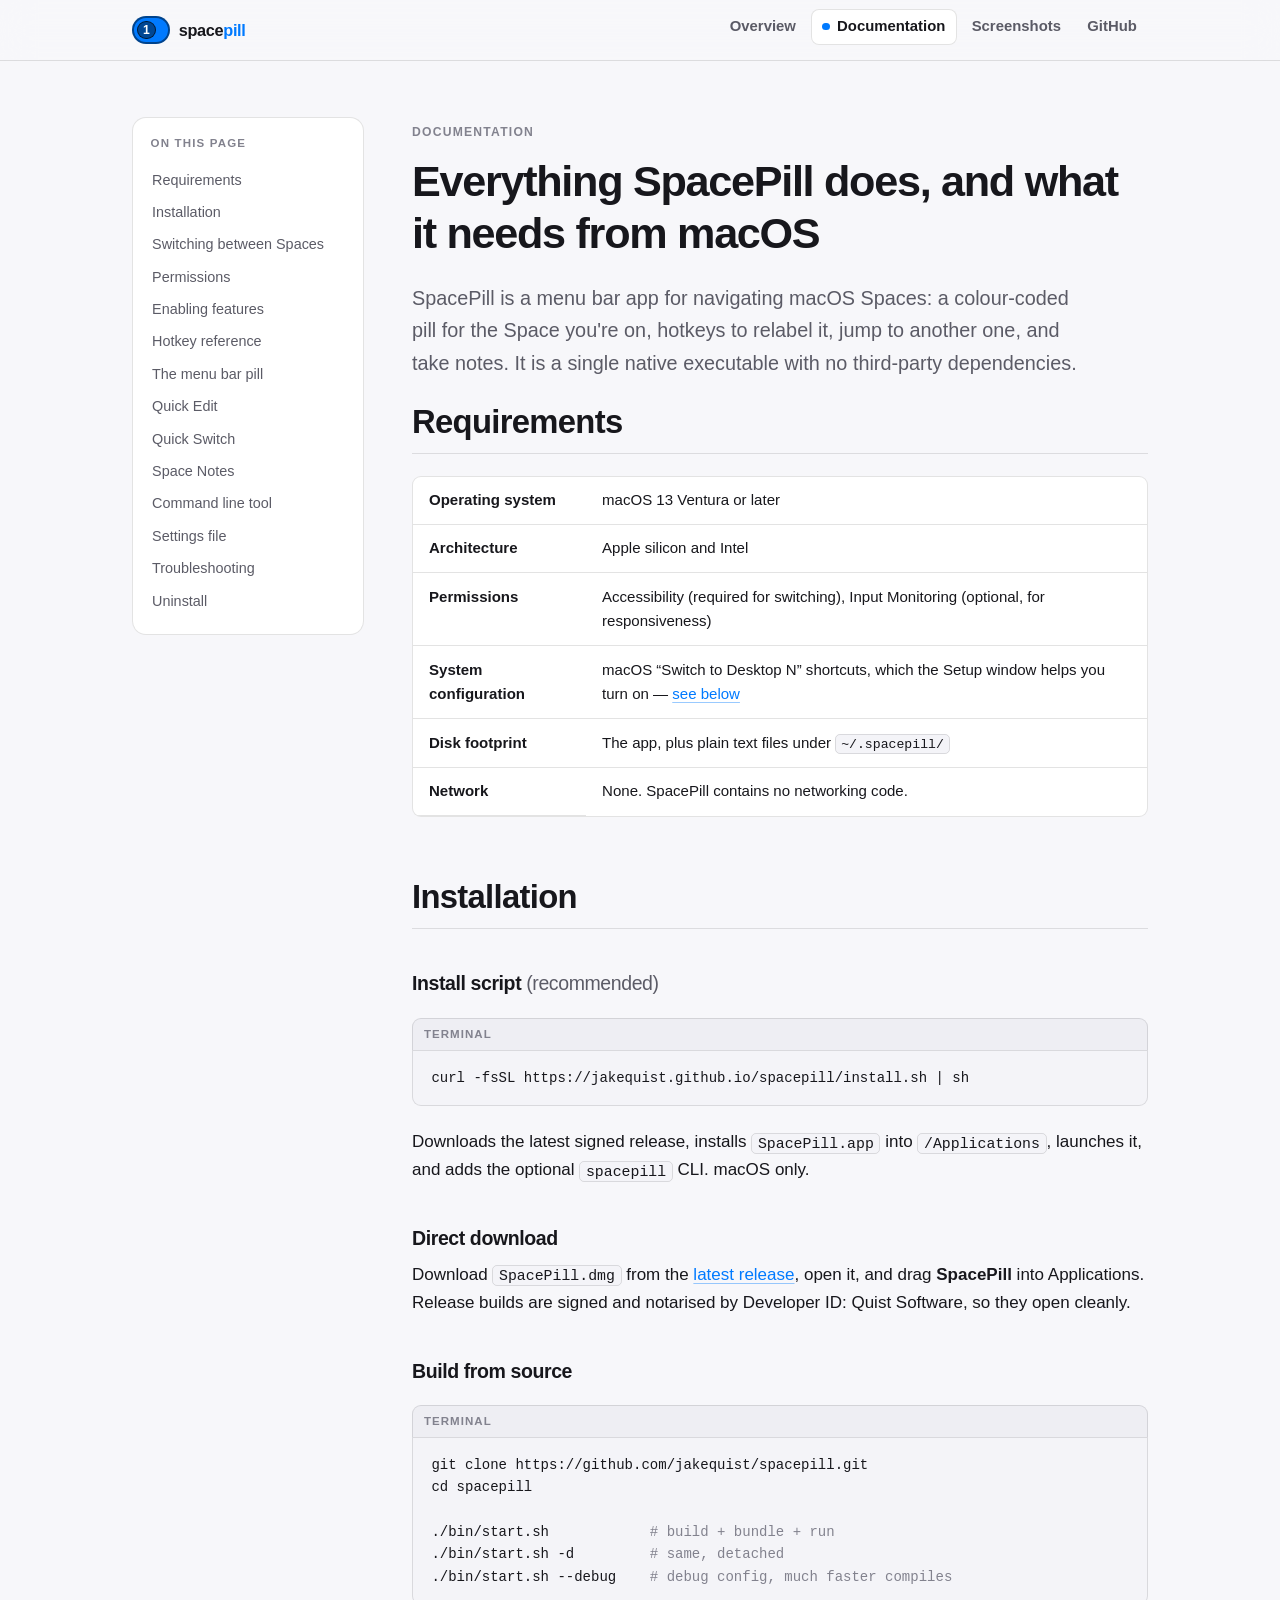
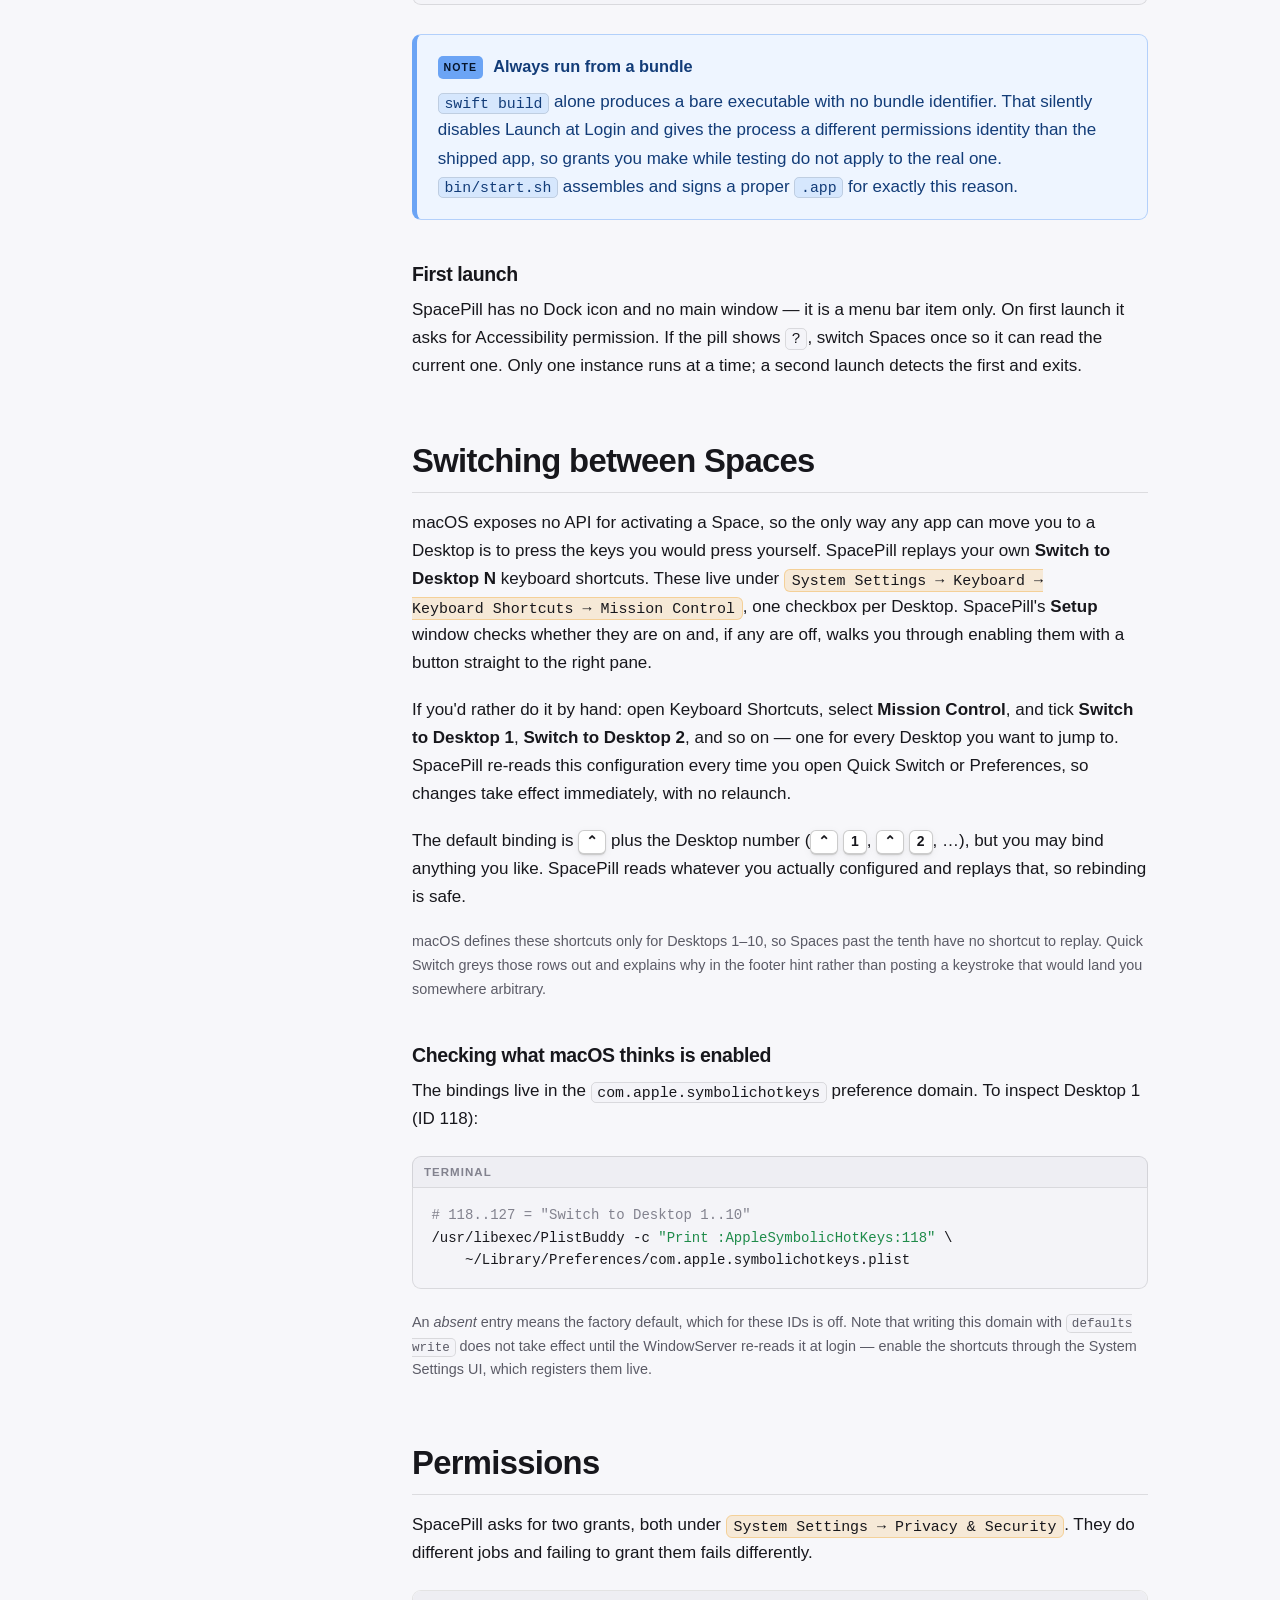
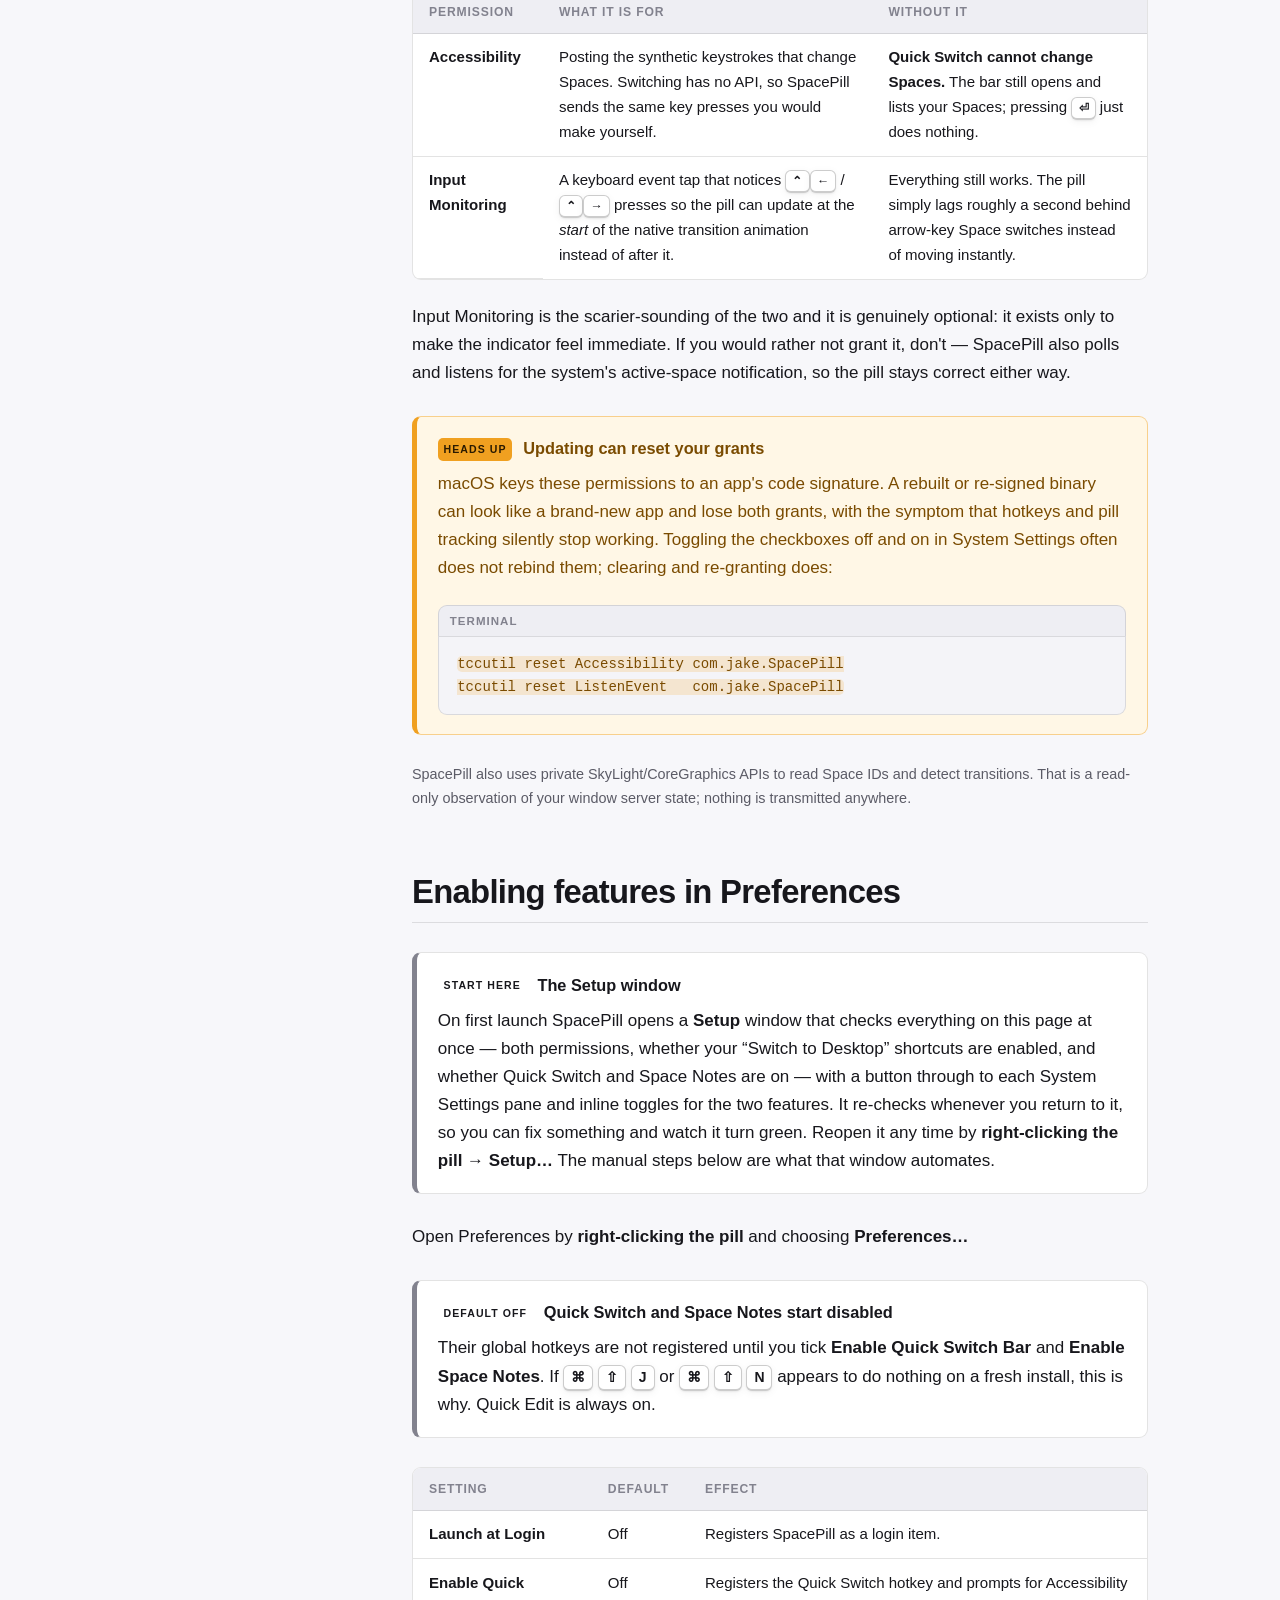
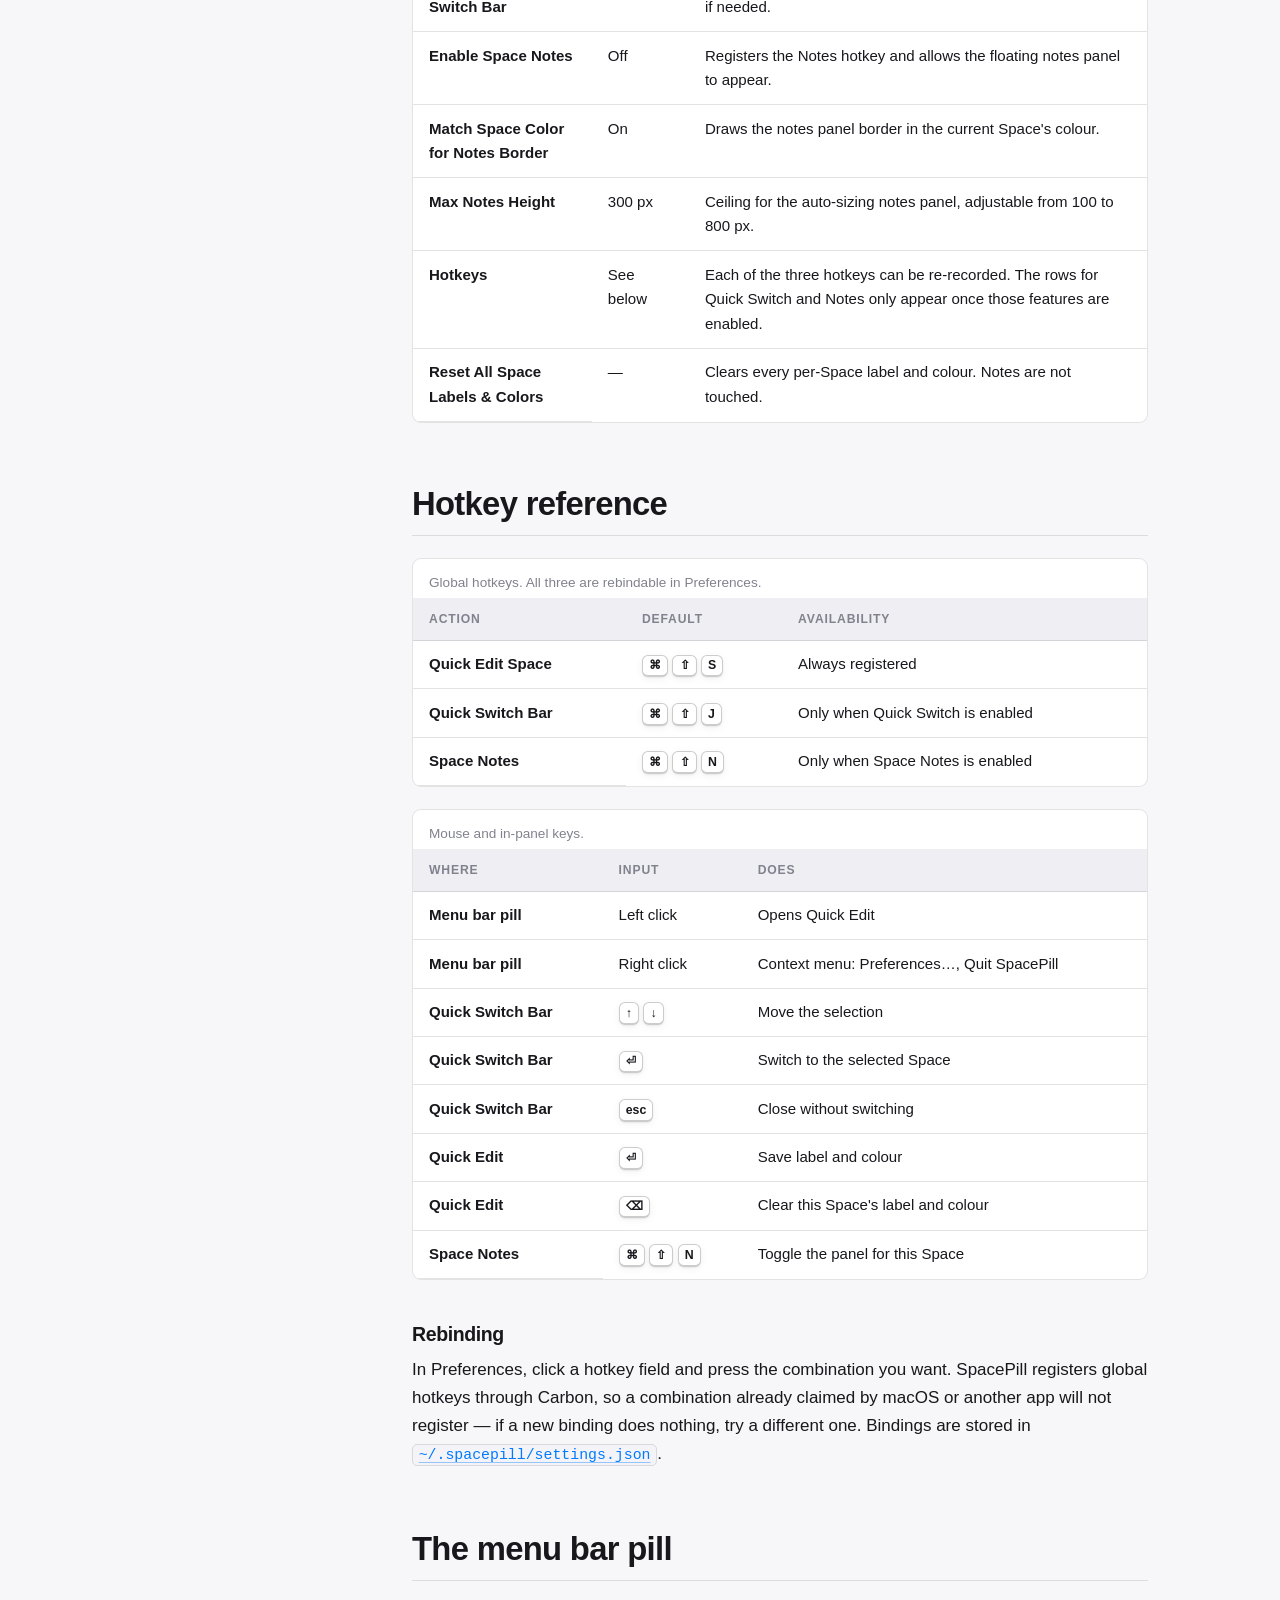
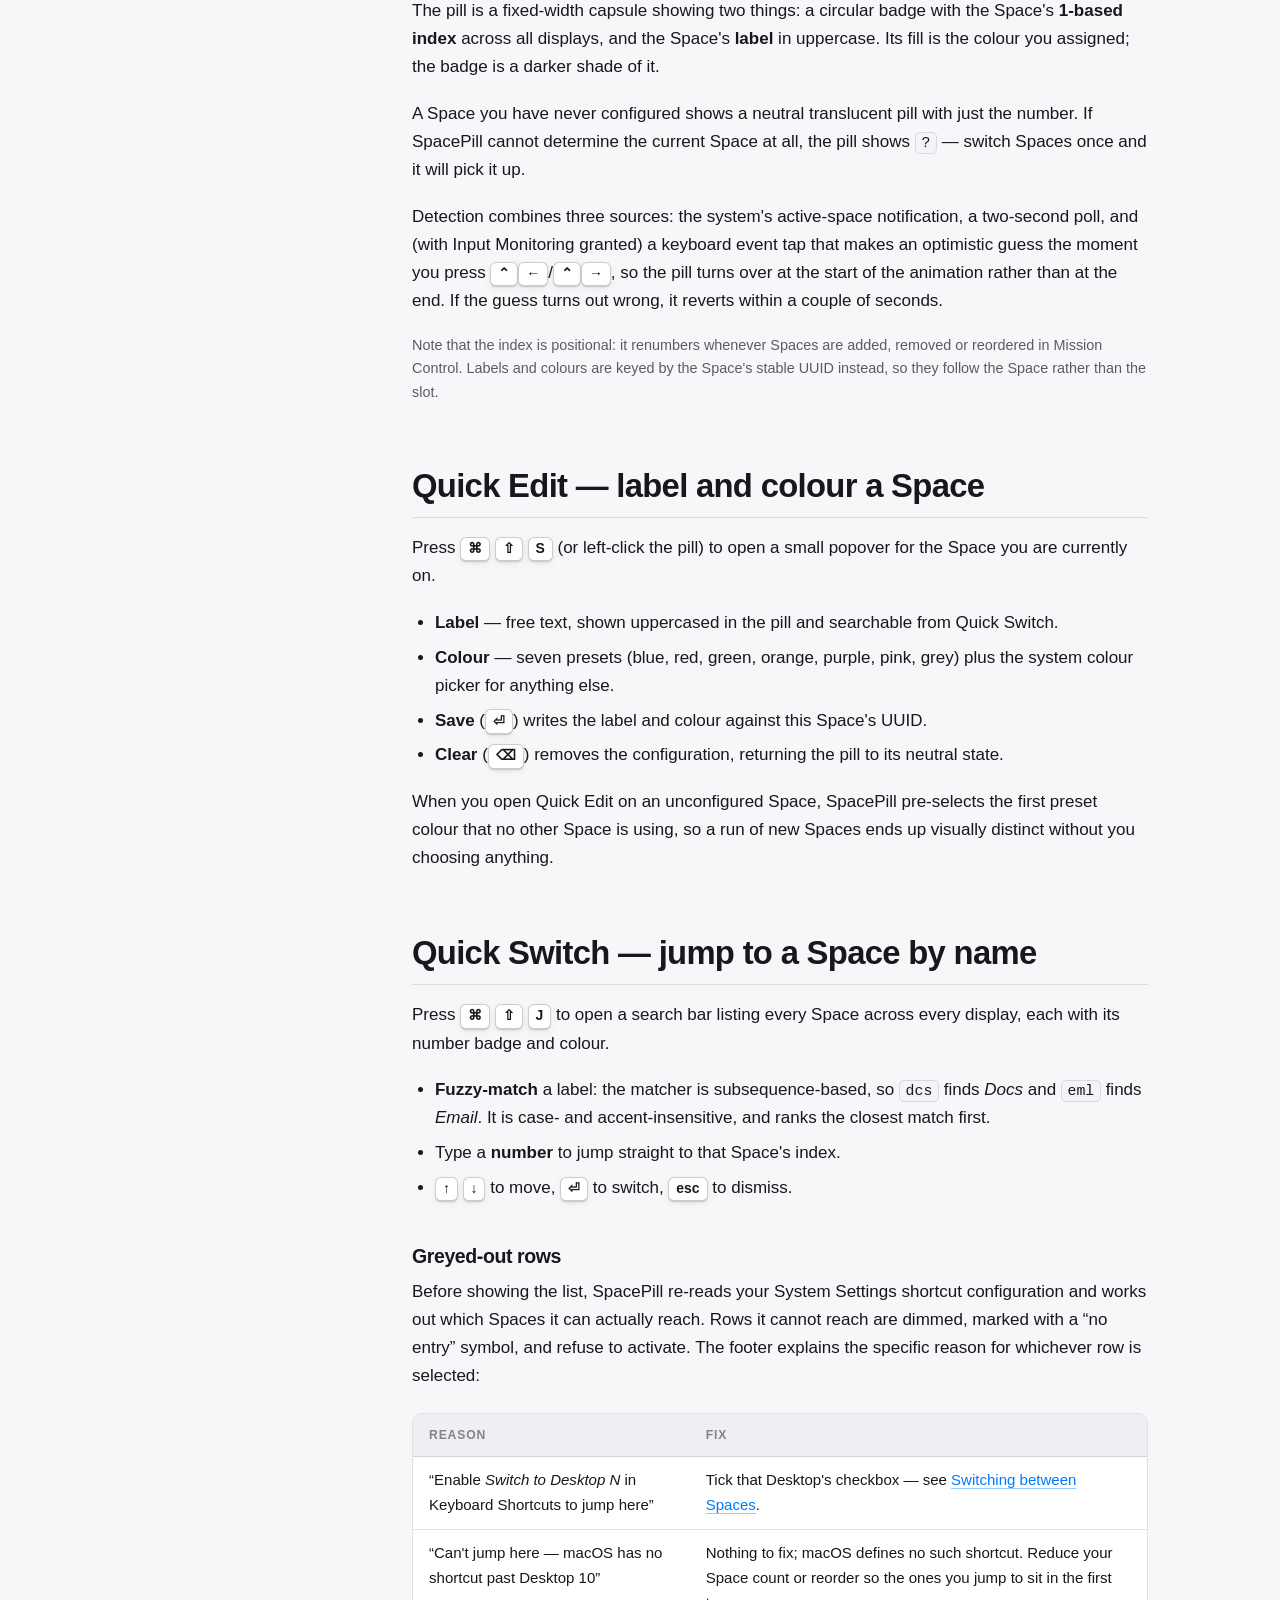
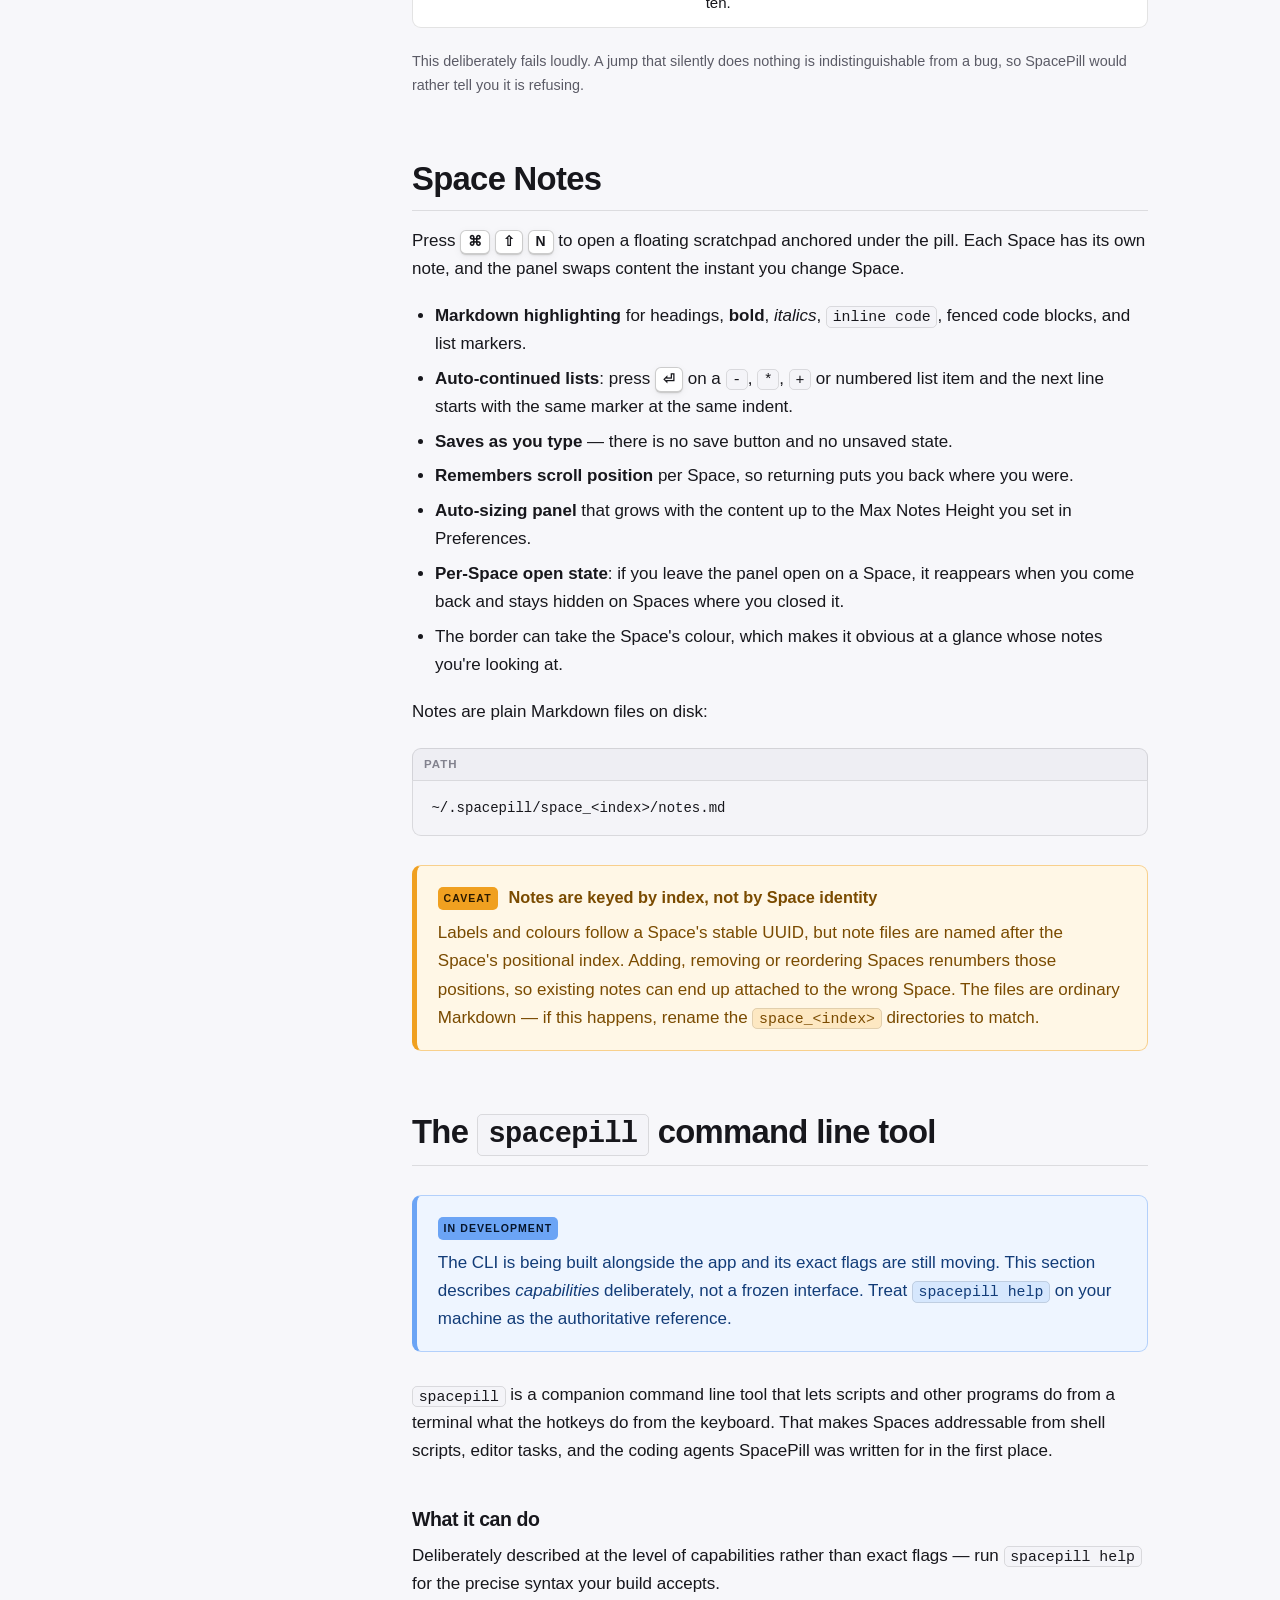
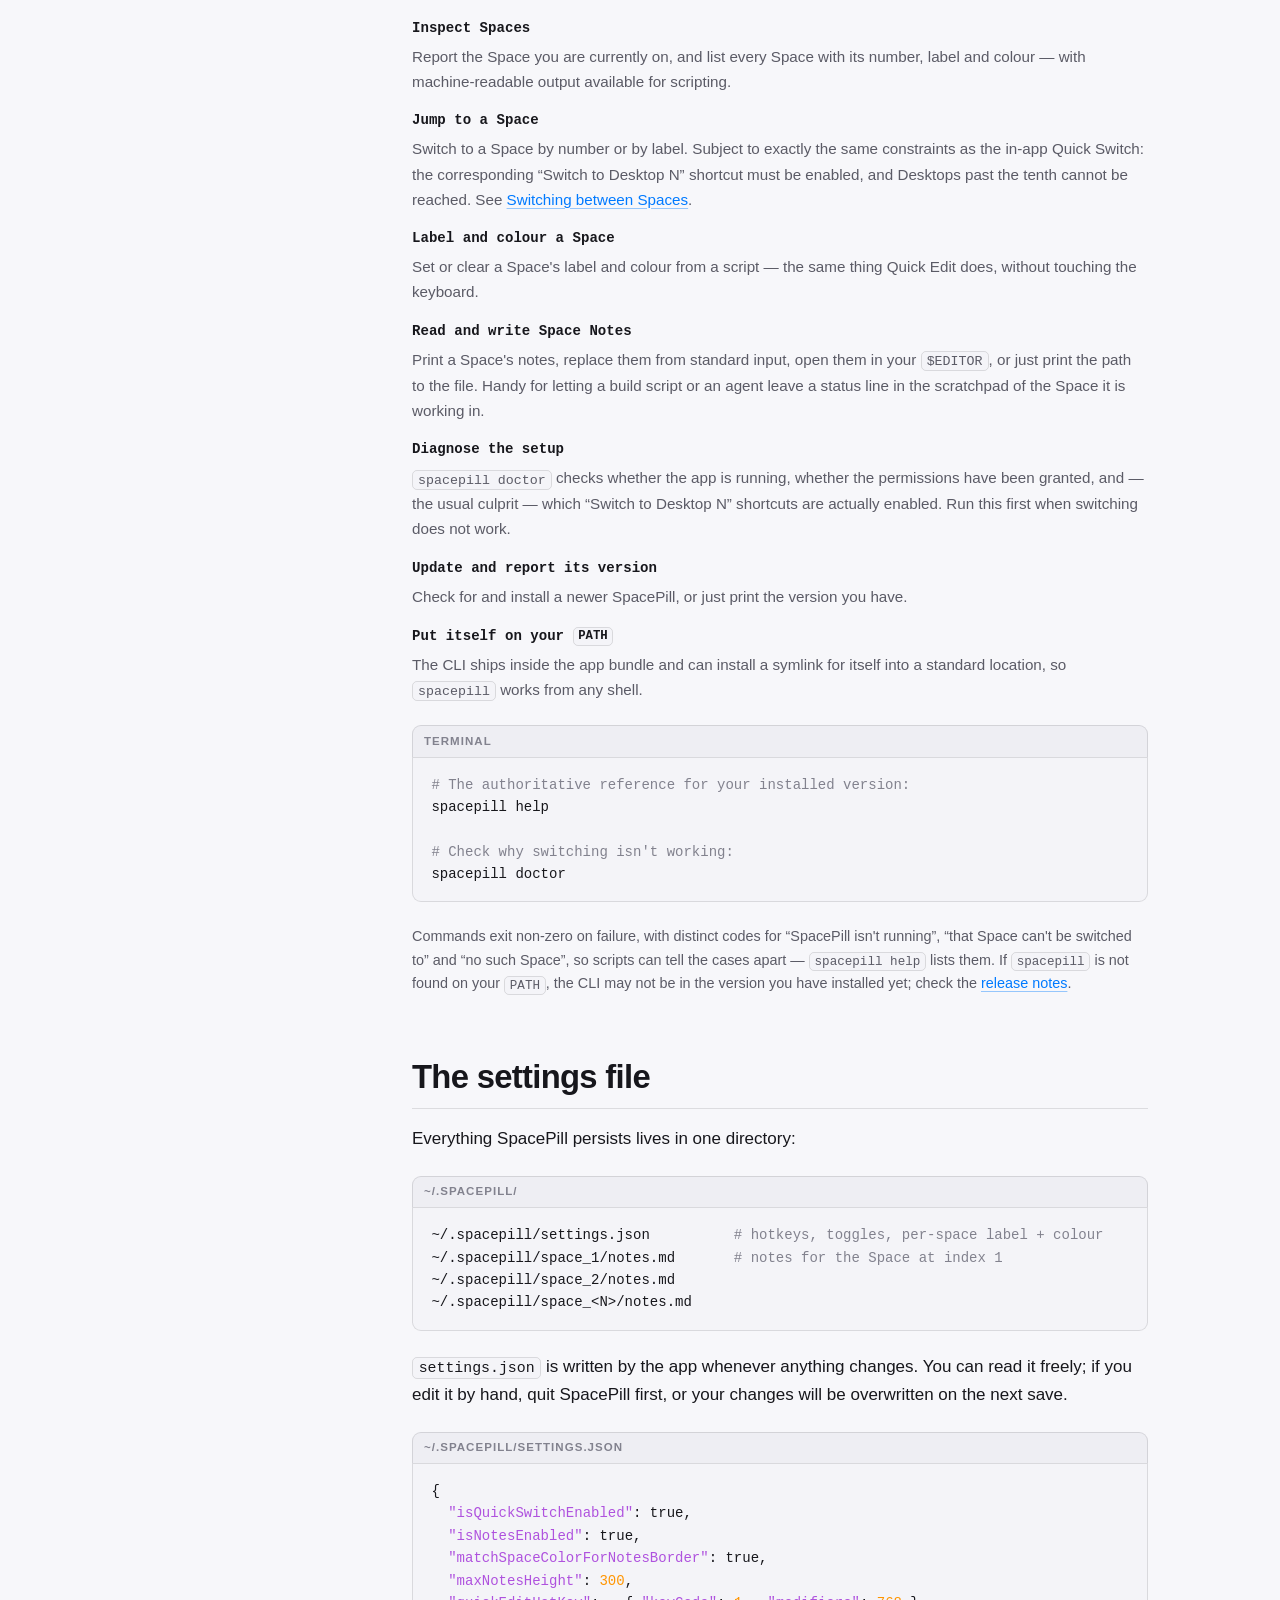
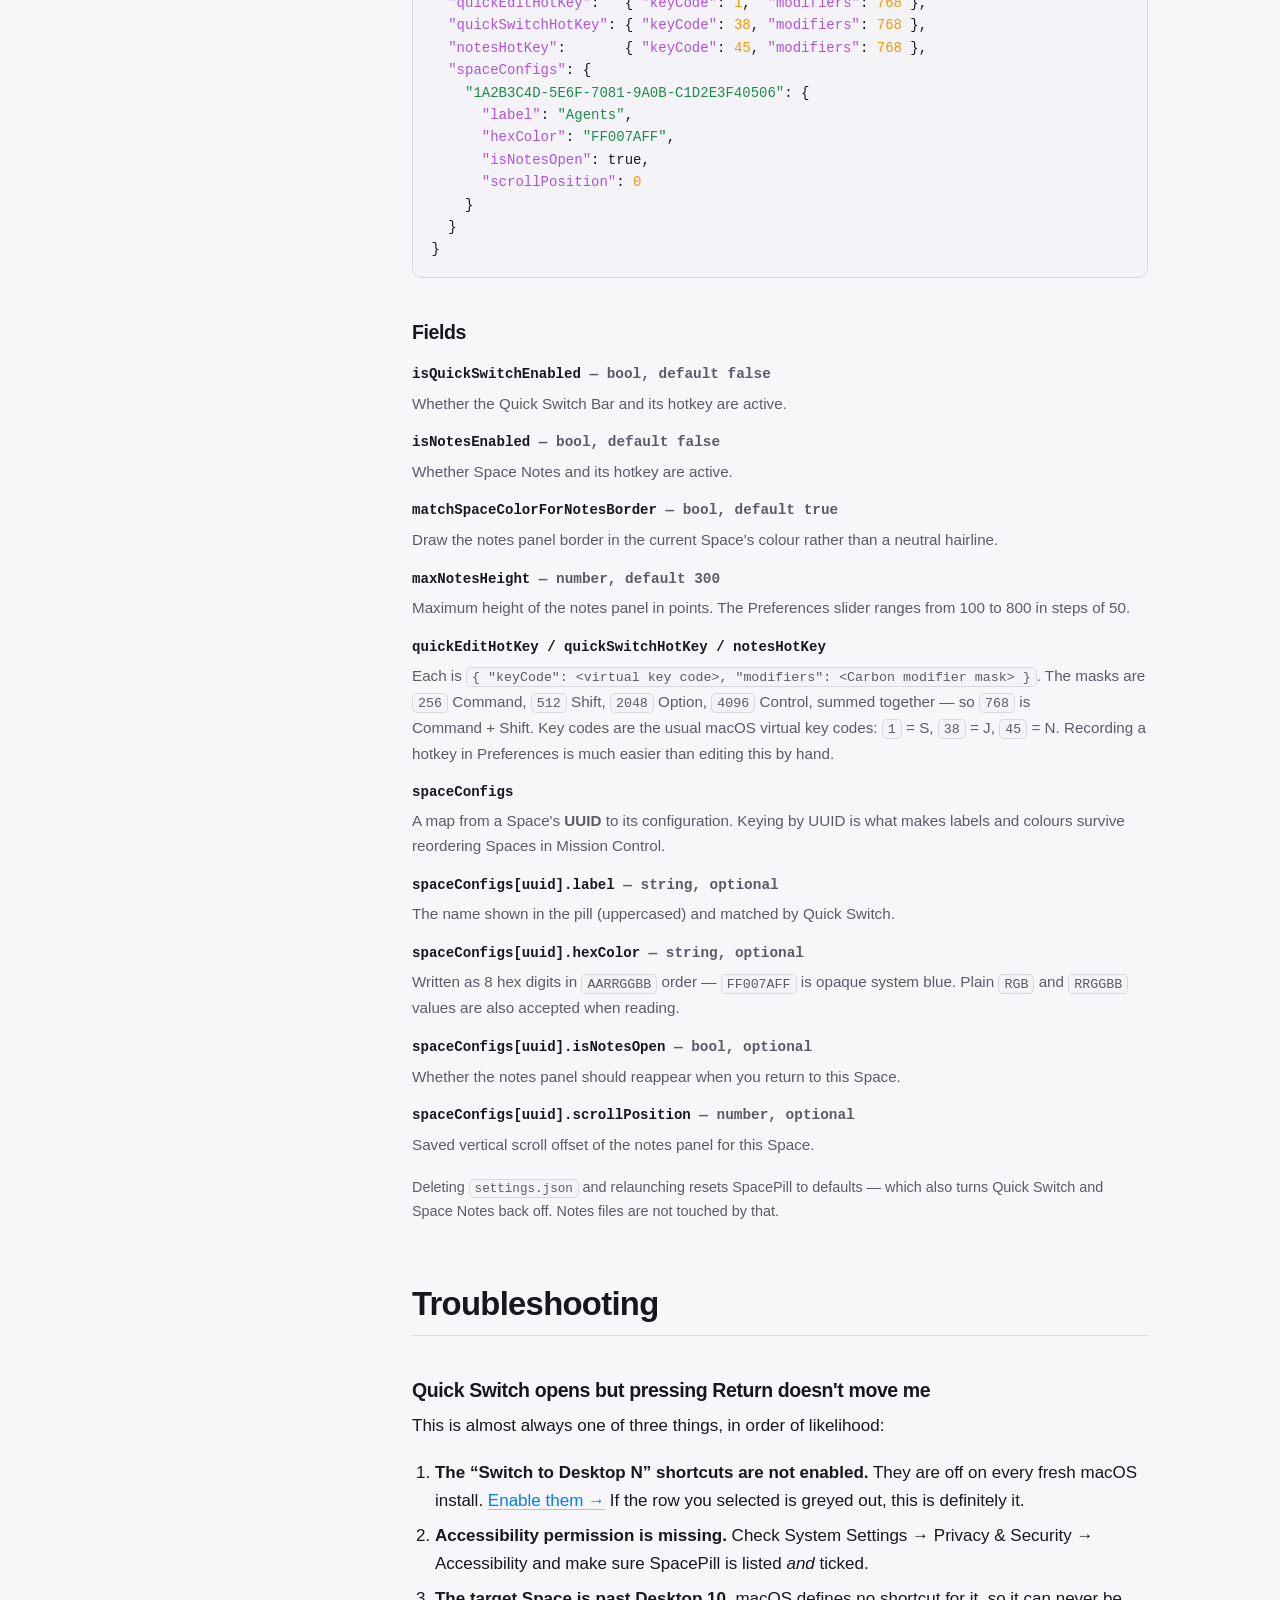
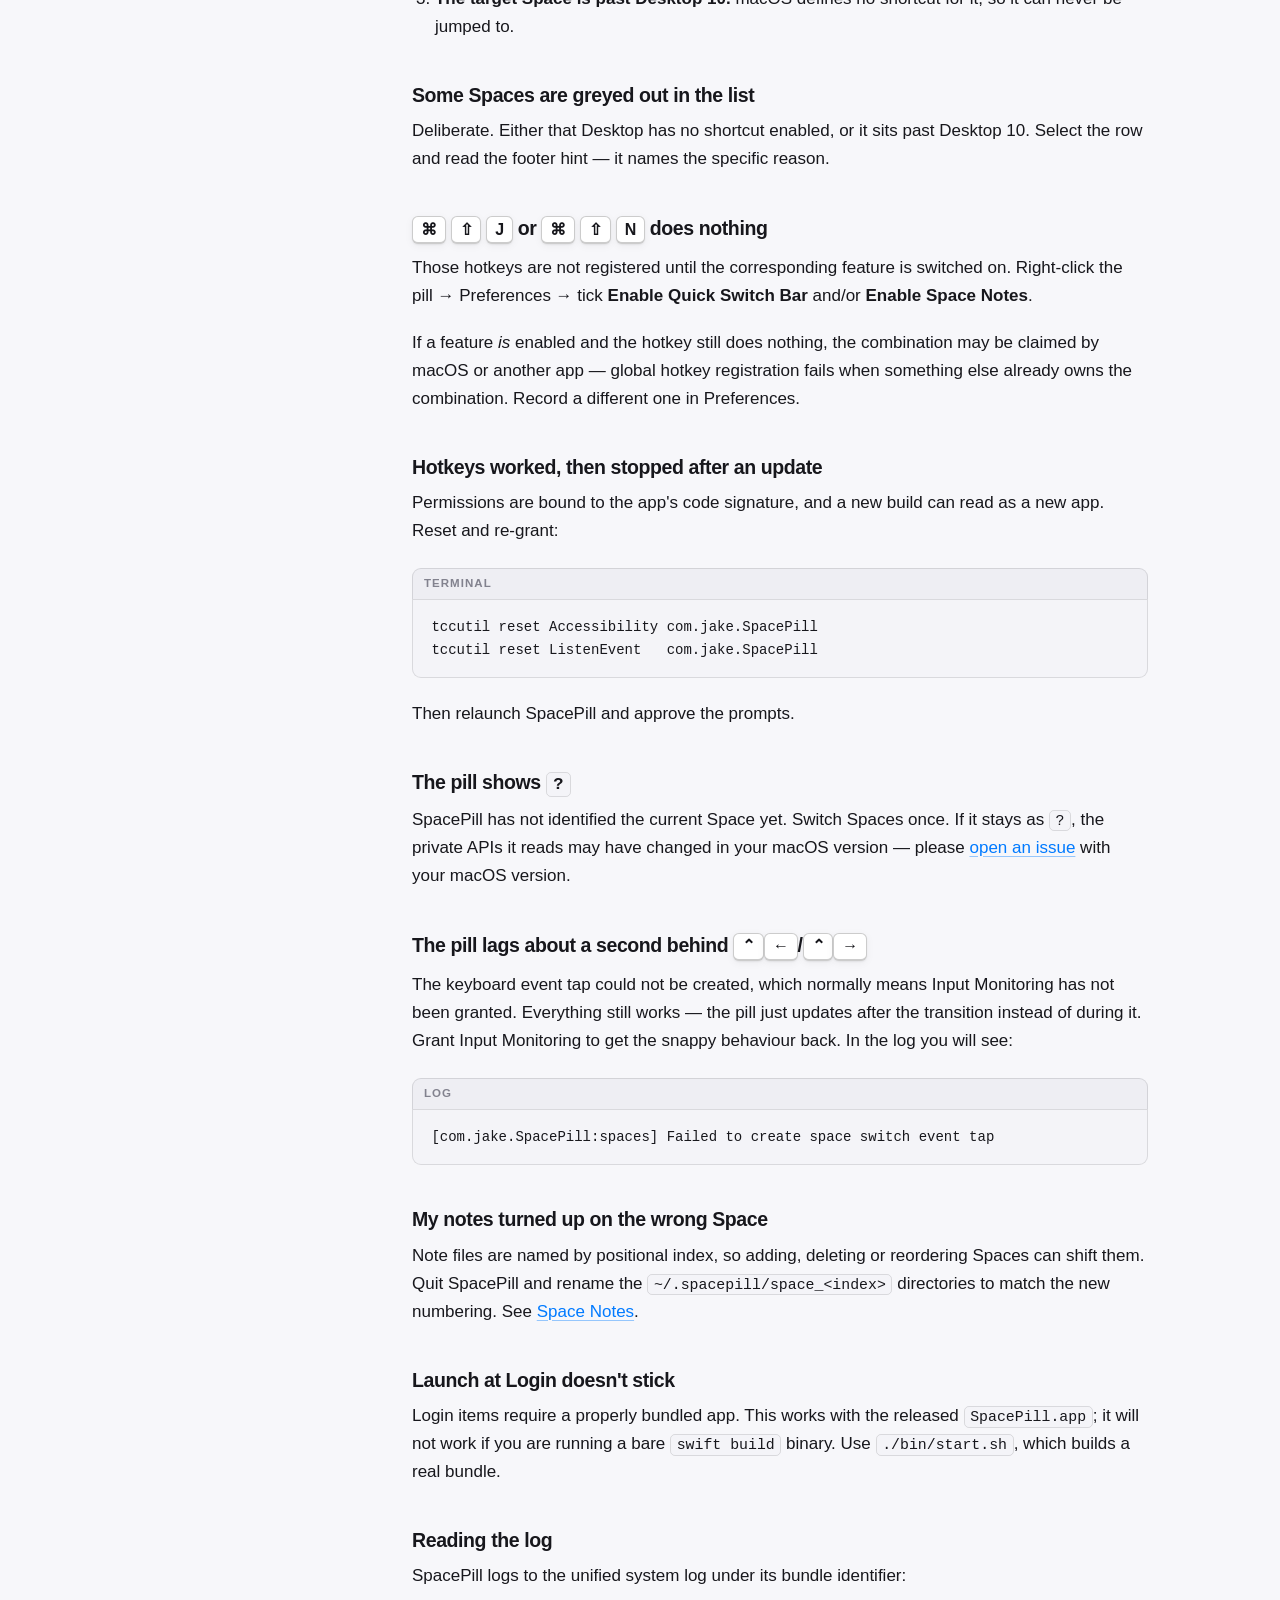
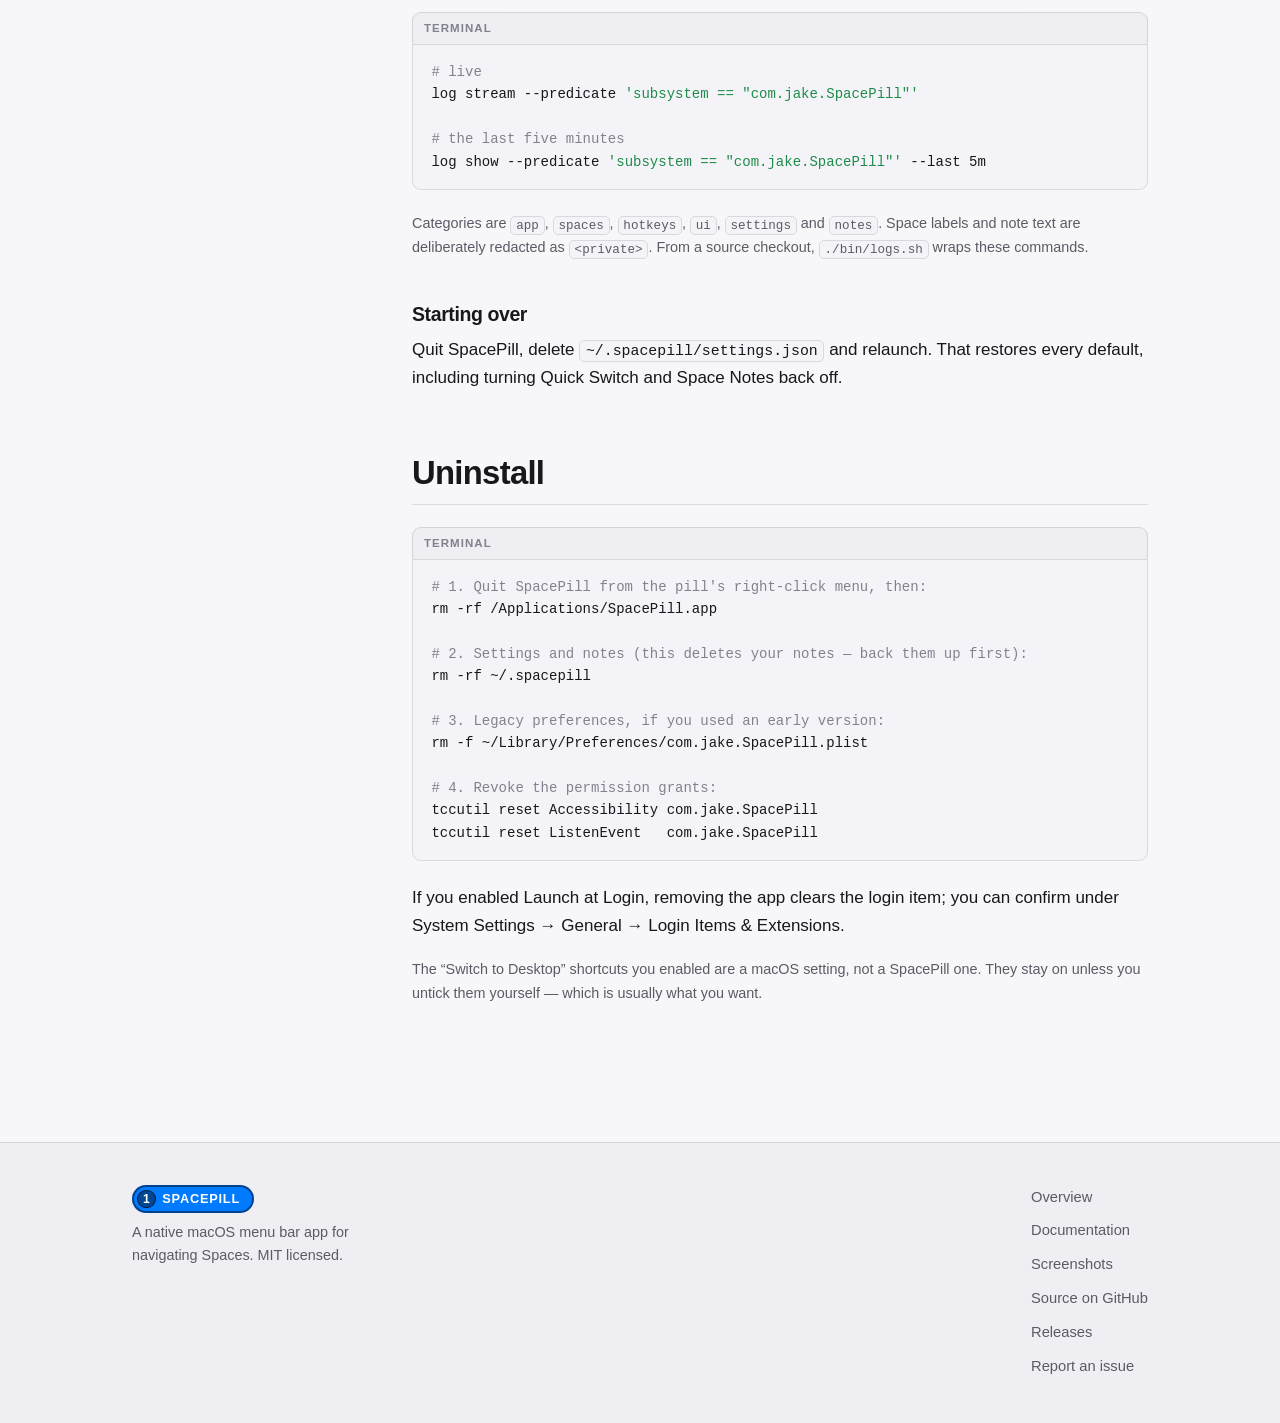
<file: docs/docs.html>
<!DOCTYPE html>
<html lang="en">
<head>
<meta charset="utf-8">
<meta name="viewport" content="width=device-width, initial-scale=1">
<title>Documentation — SpacePill</title>
<meta name="description" content="Install SpacePill, grant the permissions it asks for, and learn the hotkeys, how switching between Spaces works, the CLI, and the settings file format.">
<meta name="color-scheme" content="light dark">
<link rel="icon" href="./assets/favicon.svg" type="image/svg+xml">
<link rel="stylesheet" href="./assets/spacepill.css">
</head>
<body>

<a class="skip-link" href="#main">Skip to content</a>

<header class="nav">
  <div class="wrap nav__inner">
    <a class="nav__brand" href="./index.html">
      <span class="pill" aria-hidden="true"><span class="pill__badge">1</span></span>
      <span>space<b class="nav__mark">pill</b></span>
    </a>
    <nav aria-label="Main">
      <ul class="nav__links">
        <li><a href="./index.html">Overview</a></li>
        <li><a href="./docs.html" aria-current="page">Documentation</a></li>
        <li><a href="./screenshots.html">Screenshots</a></li>
        <li><a href="https://github.com/jakequist/spacepill">GitHub</a></li>
      </ul>
    </nav>
  </div>
</header>

<main id="main" class="wrap doc">

  <nav class="toc" aria-labelledby="toc-heading">
    <p class="toc__title" id="toc-heading">On this page</p>
    <ol>
      <li><a href="#requirements">Requirements</a></li>
      <li><a href="#installation">Installation</a></li>
      <li><a href="#required-setup">Switching between Spaces</a></li>
      <li><a href="#permissions">Permissions</a></li>
      <li><a href="#enabling-features">Enabling features</a></li>
      <li><a href="#hotkeys">Hotkey reference</a></li>
      <li><a href="#pill">The menu bar pill</a></li>
      <li><a href="#quick-edit">Quick Edit</a></li>
      <li><a href="#quick-switch">Quick Switch</a></li>
      <li><a href="#notes">Space Notes</a></li>
      <li><a href="#cli">Command line tool</a></li>
      <li><a href="#settings-file">Settings file</a></li>
      <li><a href="#troubleshooting">Troubleshooting</a></li>
      <li><a href="#uninstall">Uninstall</a></li>
    </ol>
  </nav>

  <div class="doc__body">

    <p class="eyebrow">Documentation</p>
    <h1 style="font-size:clamp(1.9rem,5vw,2.7rem);">Everything SpacePill does, and what it needs from macOS</h1>
    <p class="lede">
      SpacePill is a menu bar app for navigating macOS Spaces: a colour-coded pill for the
      Space you're on, hotkeys to relabel it, jump to another one, and take notes.
      It is a single native executable with no third-party dependencies.
    </p>

    <!-- ================= REQUIREMENTS ================= -->
    <section id="requirements">
      <h2>Requirements <a class="anchor" href="#requirements">#</a></h2>
      <div class="table-wrap">
        <table>
          <tbody>
            <tr><th scope="row">Operating system</th><td>macOS 13 Ventura or later</td></tr>
            <tr><th scope="row">Architecture</th><td>Apple silicon and Intel</td></tr>
            <tr><th scope="row">Permissions</th><td>Accessibility (required for switching), Input Monitoring (optional, for responsiveness)</td></tr>
            <tr><th scope="row">System configuration</th><td>macOS &ldquo;Switch to Desktop&nbsp;N&rdquo; shortcuts, which the Setup window helps you turn on &mdash; <a href="#required-setup">see below</a></td></tr>
            <tr><th scope="row">Disk footprint</th><td>The app, plus plain text files under <code>~/.spacepill/</code></td></tr>
            <tr><th scope="row">Network</th><td>None. SpacePill contains no networking code.</td></tr>
          </tbody>
        </table>
      </div>
    </section>

    <!-- ================= INSTALLATION ================= -->
    <section id="installation">
      <h2>Installation <a class="anchor" href="#installation">#</a></h2>

      <h3>Install script <span class="muted" style="font-weight:400;">(recommended)</span></h3>
      <div class="codeblock">
        <div class="codeblock__label">Terminal</div>
<pre><code>curl -fsSL https://jakequist.github.io/spacepill/install.sh | sh</code></pre>
      </div>
      <p>
        Downloads the latest signed release, installs <code>SpacePill.app</code> into
        <code>/Applications</code>, launches it, and adds the optional
        <code>spacepill</code> CLI. macOS only.
      </p>

      <h3>Direct download</h3>
      <p>
        Download <code>SpacePill.dmg</code> from the
        <a href="https://github.com/jakequist/spacepill/releases/latest">latest release</a>,
        open it, and drag <strong>SpacePill</strong> into Applications. Release builds are
        signed and notarised by Developer&nbsp;ID: Quist&nbsp;Software, so they open
        cleanly.
      </p>

      <h3>Build from source</h3>
      <div class="codeblock">
        <div class="codeblock__label">Terminal</div>
<pre><code>git clone https://github.com/jakequist/spacepill.git
cd spacepill

./bin/start.sh            <span class="tok-c"># build + bundle + run</span>
./bin/start.sh -d         <span class="tok-c"># same, detached</span>
./bin/start.sh --debug    <span class="tok-c"># debug config, much faster compiles</span></code></pre>
      </div>
      <div class="callout callout--note">
        <p class="callout__title"><span class="tag">Note</span> Always run from a bundle</p>
        <p style="margin-bottom:0;">
          <code>swift build</code> alone produces a bare executable with no bundle
          identifier. That silently disables Launch&nbsp;at&nbsp;Login and gives the process
          a different permissions identity than the shipped app, so grants you make while
          testing do not apply to the real one. <code>bin/start.sh</code> assembles and
          signs a proper <code>.app</code> for exactly this reason.
        </p>
      </div>

      <h3>First launch</h3>
      <p>
        SpacePill has no Dock icon and no main window — it is a menu bar item only. On
        first launch it asks for Accessibility permission. If the pill shows
        <code>?</code>, switch Spaces once so it can read the current one. Only one
        instance runs at a time; a second launch detects the first and exits.
      </p>
    </section>

    <!-- ================= REQUIRED SETUP ================= -->
    <section id="required-setup">
      <h2>Switching between Spaces <a class="anchor" href="#required-setup">#</a></h2>

      <p>
        macOS exposes no API for activating a Space, so the only way any app can move you
        to a Desktop is to press the keys you would press yourself. SpacePill replays your
        own <strong>Switch to Desktop&nbsp;N</strong> keyboard shortcuts. These live under
        <span class="path">System&nbsp;Settings &rarr; Keyboard &rarr; Keyboard&nbsp;Shortcuts &rarr; Mission&nbsp;Control</span>,
        one checkbox per Desktop. SpacePill's <strong>Setup</strong> window checks whether
        they are on and, if any are off, walks you through enabling them with a button
        straight to the right pane.
      </p>
      <p>
        If you'd rather do it by hand: open Keyboard Shortcuts, select
        <strong>Mission Control</strong>, and tick <strong>Switch to Desktop&nbsp;1</strong>,
        <strong>Switch to Desktop&nbsp;2</strong>, and so on — one for every Desktop you
        want to jump to. SpacePill re-reads this configuration every time you open Quick
        Switch or Preferences, so changes take effect immediately, with no relaunch.
      </p>
      <p>
        The default binding is <kbd>&#8963;</kbd> plus the Desktop number
        (<kbd>&#8963;</kbd> <kbd>1</kbd>, <kbd>&#8963;</kbd> <kbd>2</kbd>, &hellip;), but
        you may bind anything you like. SpacePill reads whatever you actually configured
        and replays that, so rebinding is safe.
      </p>
      <p class="small muted">
        macOS defines these shortcuts only for Desktops&nbsp;1&ndash;10, so Spaces past the
        tenth have no shortcut to replay. Quick Switch greys those rows out and explains why
        in the footer hint rather than posting a keystroke that would land you somewhere
        arbitrary.
      </p>

      <h3>Checking what macOS thinks is enabled</h3>
      <p>
        The bindings live in the <code>com.apple.symbolichotkeys</code> preference domain.
        To inspect Desktop&nbsp;1 (ID&nbsp;118):
      </p>
      <div class="codeblock">
        <div class="codeblock__label">Terminal</div>
<pre><code><span class="tok-c"># 118..127 = "Switch to Desktop 1..10"</span>
/usr/libexec/PlistBuddy -c <span class="tok-s">"Print :AppleSymbolicHotKeys:118"</span> \
    ~/Library/Preferences/com.apple.symbolichotkeys.plist</code></pre>
      </div>
      <p class="small muted">
        An <em>absent</em> entry means the factory default, which for these IDs is off.
        Note that writing this domain with <code>defaults write</code> does not take effect
        until the WindowServer re-reads it at login — enable the shortcuts through the
        System Settings UI, which registers them live.
      </p>
    </section>

    <!-- ================= PERMISSIONS ================= -->
    <section id="permissions">
      <h2>Permissions <a class="anchor" href="#permissions">#</a></h2>
      <p>
        SpacePill asks for two grants, both under
        <span class="path">System&nbsp;Settings &rarr; Privacy&nbsp;&amp;&nbsp;Security</span>.
        They do different jobs and failing to grant them fails differently.
      </p>

      <div class="table-wrap">
        <table>
          <thead>
            <tr>
              <th scope="col">Permission</th>
              <th scope="col">What it is for</th>
              <th scope="col">Without it</th>
            </tr>
          </thead>
          <tbody>
            <tr>
              <th scope="row">Accessibility</th>
              <td>
                Posting the synthetic keystrokes that change Spaces. Switching has no API,
                so SpacePill sends the same key presses you would make yourself.
              </td>
              <td>
                <strong>Quick Switch cannot change Spaces.</strong> The bar still opens and
                lists your Spaces; pressing <kbd>&#9166;</kbd> just does nothing.
              </td>
            </tr>
            <tr>
              <th scope="row">Input Monitoring</th>
              <td>
                A keyboard event tap that notices <kbd>&#8963;</kbd><kbd>&#8592;</kbd> /
                <kbd>&#8963;</kbd><kbd>&#8594;</kbd> presses so the pill can update at the
                <em>start</em> of the native transition animation instead of after it.
              </td>
              <td>
                Everything still works. The pill simply lags roughly a second behind
                arrow-key Space switches instead of moving instantly.
              </td>
            </tr>
          </tbody>
        </table>
      </div>

      <p>
        Input Monitoring is the scarier-sounding of the two and it is genuinely optional:
        it exists only to make the indicator feel immediate. If you would rather not grant
        it, don't — SpacePill also polls and listens for the system's active-space
        notification, so the pill stays correct either way.
      </p>

      <div class="callout callout--warn">
        <p class="callout__title"><span class="tag">Heads up</span> Updating can reset your grants</p>
        <p style="margin-bottom:0;">
          macOS keys these permissions to an app's code signature. A rebuilt or re-signed
          binary can look like a brand-new app and lose both grants, with the symptom that
          hotkeys and pill tracking silently stop working. Toggling the checkboxes off and
          on in System Settings often does not rebind them; clearing and re-granting does:
        </p>
        <div class="codeblock" style="margin-bottom:0;">
          <div class="codeblock__label">Terminal</div>
<pre><code>tccutil reset Accessibility com.jake.SpacePill
tccutil reset ListenEvent   com.jake.SpacePill</code></pre>
        </div>
      </div>

      <p class="small muted">
        SpacePill also uses private SkyLight/CoreGraphics APIs to read Space IDs and detect
        transitions. That is a read-only observation of your window server state; nothing is
        transmitted anywhere.
      </p>
    </section>

    <!-- ================= ENABLING FEATURES ================= -->
    <section id="enabling-features">
      <h2>Enabling features in Preferences <a class="anchor" href="#enabling-features">#</a></h2>

      <div class="callout">
        <p class="callout__title"><span class="tag">Start here</span> The Setup window</p>
        <p style="margin-bottom:0;">
          On first launch SpacePill opens a <strong>Setup</strong> window that checks
          everything on this page at once — both permissions, whether your
          &ldquo;Switch to Desktop&rdquo; shortcuts are enabled, and whether Quick Switch
          and Space Notes are on — with a button through to each System Settings pane and
          inline toggles for the two features. It re-checks whenever you return to it, so
          you can fix something and watch it turn green. Reopen it any time by
          <strong>right-clicking the pill &rarr; Setup&hellip;</strong> The manual steps
          below are what that window automates.
        </p>
      </div>

      <p>
        Open Preferences by <strong>right-clicking the pill</strong> and choosing
        <strong>Preferences&hellip;</strong>
      </p>
      <div class="callout">
        <p class="callout__title"><span class="tag">Default off</span> Quick Switch and Space Notes start disabled</p>
        <p style="margin-bottom:0;">
          Their global hotkeys are not registered until you tick
          <strong>Enable Quick Switch Bar</strong> and <strong>Enable Space Notes</strong>.
          If <kbd>&#8984;</kbd> <kbd>&#8679;</kbd> <kbd>J</kbd> or
          <kbd>&#8984;</kbd> <kbd>&#8679;</kbd> <kbd>N</kbd> appears to do nothing on a
          fresh install, this is why. Quick Edit is always on.
        </p>
      </div>

      <div class="table-wrap">
        <table>
          <thead>
            <tr><th scope="col">Setting</th><th scope="col">Default</th><th scope="col">Effect</th></tr>
          </thead>
          <tbody>
            <tr><th scope="row">Launch at Login</th><td>Off</td><td>Registers SpacePill as a login item.</td></tr>
            <tr><th scope="row">Enable Quick Switch Bar</th><td>Off</td><td>Registers the Quick Switch hotkey and prompts for Accessibility if needed.</td></tr>
            <tr><th scope="row">Enable Space Notes</th><td>Off</td><td>Registers the Notes hotkey and allows the floating notes panel to appear.</td></tr>
            <tr><th scope="row">Match Space Color for Notes Border</th><td>On</td><td>Draws the notes panel border in the current Space's colour.</td></tr>
            <tr><th scope="row">Max Notes Height</th><td>300&nbsp;px</td><td>Ceiling for the auto-sizing notes panel, adjustable from 100 to 800&nbsp;px.</td></tr>
            <tr><th scope="row">Hotkeys</th><td>See below</td><td>Each of the three hotkeys can be re-recorded. The rows for Quick Switch and Notes only appear once those features are enabled.</td></tr>
            <tr><th scope="row">Reset All Space Labels &amp; Colors</th><td>&mdash;</td><td>Clears every per-Space label and colour. Notes are not touched.</td></tr>
          </tbody>
        </table>
      </div>
    </section>

    <!-- ================= HOTKEYS ================= -->
    <section id="hotkeys">
      <h2>Hotkey reference <a class="anchor" href="#hotkeys">#</a></h2>

      <div class="table-wrap">
        <table>
          <caption>Global hotkeys. All three are rebindable in Preferences.</caption>
          <thead>
            <tr>
              <th scope="col">Action</th>
              <th scope="col">Default</th>
              <th scope="col">Availability</th>
            </tr>
          </thead>
          <tbody>
            <tr>
              <th scope="row">Quick Edit Space</th>
              <td><kbd>&#8984;</kbd> <kbd>&#8679;</kbd> <kbd>S</kbd></td>
              <td>Always registered</td>
            </tr>
            <tr>
              <th scope="row">Quick Switch Bar</th>
              <td><kbd>&#8984;</kbd> <kbd>&#8679;</kbd> <kbd>J</kbd></td>
              <td>Only when Quick Switch is enabled</td>
            </tr>
            <tr>
              <th scope="row">Space Notes</th>
              <td><kbd>&#8984;</kbd> <kbd>&#8679;</kbd> <kbd>N</kbd></td>
              <td>Only when Space Notes is enabled</td>
            </tr>
          </tbody>
        </table>
      </div>

      <div class="table-wrap">
        <table>
          <caption>Mouse and in-panel keys.</caption>
          <thead>
            <tr><th scope="col">Where</th><th scope="col">Input</th><th scope="col">Does</th></tr>
          </thead>
          <tbody>
            <tr><th scope="row">Menu bar pill</th><td>Left click</td><td>Opens Quick Edit</td></tr>
            <tr><th scope="row">Menu bar pill</th><td>Right click</td><td>Context menu: Preferences&hellip;, Quit SpacePill</td></tr>
            <tr><th scope="row">Quick Switch Bar</th><td><kbd>&#8593;</kbd> <kbd>&#8595;</kbd></td><td>Move the selection</td></tr>
            <tr><th scope="row">Quick Switch Bar</th><td><kbd>&#9166;</kbd></td><td>Switch to the selected Space</td></tr>
            <tr><th scope="row">Quick Switch Bar</th><td><kbd>esc</kbd></td><td>Close without switching</td></tr>
            <tr><th scope="row">Quick Edit</th><td><kbd>&#9166;</kbd></td><td>Save label and colour</td></tr>
            <tr><th scope="row">Quick Edit</th><td><kbd>&#9003;</kbd></td><td>Clear this Space's label and colour</td></tr>
            <tr><th scope="row">Space Notes</th><td><kbd>&#8984;</kbd> <kbd>&#8679;</kbd> <kbd>N</kbd></td><td>Toggle the panel for this Space</td></tr>
          </tbody>
        </table>
      </div>

      <h3>Rebinding</h3>
      <p>
        In Preferences, click a hotkey field and press the combination you want. SpacePill
        registers global hotkeys through Carbon, so a combination already claimed by macOS
        or another app will not register — if a new binding does nothing, try a different
        one. Bindings are stored in
        <a href="#settings-file"><code>~/.spacepill/settings.json</code></a>.
      </p>
    </section>

    <!-- ================= PILL ================= -->
    <section id="pill">
      <h2>The menu bar pill <a class="anchor" href="#pill">#</a></h2>
      <p>
        The pill is a fixed-width capsule showing two things: a circular badge with the
        Space's <strong>1-based index</strong> across all displays, and the Space's
        <strong>label</strong> in uppercase. Its fill is the colour you assigned; the badge
        is a darker shade of it.
      </p>
      <p>
        A Space you have never configured shows a neutral translucent pill with just the
        number. If SpacePill cannot determine the current Space at all, the pill shows
        <code>?</code> — switch Spaces once and it will pick it up.
      </p>
      <p>
        Detection combines three sources: the system's active-space notification, a
        two-second poll, and (with Input Monitoring granted) a keyboard event tap that
        makes an optimistic guess the moment you press
        <kbd>&#8963;</kbd><kbd>&#8592;</kbd>/<kbd>&#8963;</kbd><kbd>&#8594;</kbd>, so the
        pill turns over at the start of the animation rather than at the end. If the guess
        turns out wrong, it reverts within a couple of seconds.
      </p>
      <p class="small muted">
        Note that the index is positional: it renumbers whenever Spaces are added, removed
        or reordered in Mission Control. Labels and colours are keyed by the Space's stable
        UUID instead, so they follow the Space rather than the slot.
      </p>
    </section>

    <!-- ================= QUICK EDIT ================= -->
    <section id="quick-edit">
      <h2>Quick Edit &mdash; label and colour a Space <a class="anchor" href="#quick-edit">#</a></h2>
      <p>
        Press <kbd>&#8984;</kbd> <kbd>&#8679;</kbd> <kbd>S</kbd> (or left-click the pill) to
        open a small popover for the Space you are currently on.
      </p>
      <ul>
        <li><strong>Label</strong> — free text, shown uppercased in the pill and searchable from Quick Switch.</li>
        <li><strong>Colour</strong> — seven presets (blue, red, green, orange, purple, pink, grey) plus the system colour picker for anything else.</li>
        <li><strong>Save</strong> (<kbd>&#9166;</kbd>) writes the label and colour against this Space's UUID.</li>
        <li><strong>Clear</strong> (<kbd>&#9003;</kbd>) removes the configuration, returning the pill to its neutral state.</li>
      </ul>
      <p>
        When you open Quick Edit on an unconfigured Space, SpacePill pre-selects the first
        preset colour that no other Space is using, so a run of new Spaces ends up visually
        distinct without you choosing anything.
      </p>
    </section>

    <!-- ================= QUICK SWITCH ================= -->
    <section id="quick-switch">
      <h2>Quick Switch &mdash; jump to a Space by name <a class="anchor" href="#quick-switch">#</a></h2>
      <p>
        Press <kbd>&#8984;</kbd> <kbd>&#8679;</kbd> <kbd>J</kbd> to open a search bar
        listing every Space across every display, each with its number badge and colour.
      </p>
      <ul>
        <li><strong>Fuzzy-match</strong> a label: the matcher is subsequence-based, so
            <code>dcs</code> finds <em>Docs</em> and <code>eml</code> finds <em>Email</em>.
            It is case- and accent-insensitive, and ranks the closest match first.</li>
        <li>Type a <strong>number</strong> to jump straight to that Space's index.</li>
        <li><kbd>&#8593;</kbd> <kbd>&#8595;</kbd> to move, <kbd>&#9166;</kbd> to switch, <kbd>esc</kbd> to dismiss.</li>
      </ul>

      <h3>Greyed-out rows</h3>
      <p>
        Before showing the list, SpacePill re-reads your System Settings shortcut
        configuration and works out which Spaces it can actually reach. Rows it cannot
        reach are dimmed, marked with a &ldquo;no entry&rdquo; symbol, and refuse to
        activate. The footer explains the specific reason for whichever row is selected:
      </p>
      <div class="table-wrap">
        <table>
          <thead>
            <tr><th scope="col">Reason</th><th scope="col">Fix</th></tr>
          </thead>
          <tbody>
            <tr>
              <td>&ldquo;Enable <em>Switch to Desktop&nbsp;N</em> in Keyboard Shortcuts to jump here&rdquo;</td>
              <td>Tick that Desktop's checkbox — see <a href="#required-setup">Switching between Spaces</a>.</td>
            </tr>
            <tr>
              <td>&ldquo;Can't jump here — macOS has no shortcut past Desktop&nbsp;10&rdquo;</td>
              <td>Nothing to fix; macOS defines no such shortcut. Reduce your Space count or reorder so the ones you jump to sit in the first ten.</td>
            </tr>
          </tbody>
        </table>
      </div>
      <p class="small muted">
        This deliberately fails loudly. A jump that silently does nothing is
        indistinguishable from a bug, so SpacePill would rather tell you it is refusing.
      </p>
    </section>

    <!-- ================= NOTES ================= -->
    <section id="notes">
      <h2>Space Notes <a class="anchor" href="#notes">#</a></h2>
      <p>
        Press <kbd>&#8984;</kbd> <kbd>&#8679;</kbd> <kbd>N</kbd> to open a floating
        scratchpad anchored under the pill. Each Space has its own note, and the panel
        swaps content the instant you change Space.
      </p>
      <ul>
        <li><strong>Markdown highlighting</strong> for headings, <strong>bold</strong>, <em>italics</em>, <code>inline code</code>, fenced code blocks, and list markers.</li>
        <li><strong>Auto-continued lists</strong>: press <kbd>&#9166;</kbd> on a <code>-</code>, <code>*</code>, <code>+</code> or numbered list item and the next line starts with the same marker at the same indent.</li>
        <li><strong>Saves as you type</strong> — there is no save button and no unsaved state.</li>
        <li><strong>Remembers scroll position</strong> per Space, so returning puts you back where you were.</li>
        <li><strong>Auto-sizing panel</strong> that grows with the content up to the Max Notes Height you set in Preferences.</li>
        <li><strong>Per-Space open state</strong>: if you leave the panel open on a Space, it reappears when you come back and stays hidden on Spaces where you closed it.</li>
        <li>The border can take the Space's colour, which makes it obvious at a glance whose notes you're looking at.</li>
      </ul>
      <p>Notes are plain Markdown files on disk:</p>
      <div class="codeblock">
        <div class="codeblock__label">Path</div>
<pre><code>~/.spacepill/space_&lt;index&gt;/notes.md</code></pre>
      </div>
      <div class="callout callout--warn">
        <p class="callout__title"><span class="tag">Caveat</span> Notes are keyed by index, not by Space identity</p>
        <p style="margin-bottom:0;">
          Labels and colours follow a Space's stable UUID, but note files are named after
          the Space's positional index. Adding, removing or reordering Spaces renumbers
          those positions, so existing notes can end up attached to the wrong Space. The
          files are ordinary Markdown — if this happens, rename the
          <code>space_&lt;index&gt;</code> directories to match.
        </p>
      </div>
    </section>

    <!-- ================= CLI ================= -->
    <section id="cli">
      <h2>The <code>spacepill</code> command line tool <a class="anchor" href="#cli">#</a></h2>
      <div class="callout callout--note">
        <p class="callout__title"><span class="tag">In development</span></p>
        <p style="margin-bottom:0;">
          The CLI is being built alongside the app and its exact flags are still moving.
          This section describes <em>capabilities</em> deliberately, not a frozen
          interface. Treat <code>spacepill help</code> on your machine as the
          authoritative reference.
        </p>
      </div>

      <p>
        <code>spacepill</code> is a companion command line tool that lets scripts and other
        programs do from a terminal what the hotkeys do from the keyboard. That makes
        Spaces addressable from shell scripts, editor tasks, and the coding agents SpacePill
        was written for in the first place.
      </p>

      <h3>What it can do</h3>
      <p>
        Deliberately described at the level of capabilities rather than exact flags —
        run <code>spacepill help</code> for the precise syntax your build accepts.
      </p>
      <dl class="fields">
        <dt>Inspect Spaces</dt>
        <dd>
          Report the Space you are currently on, and list every Space with its number,
          label and colour — with machine-readable output available for scripting.
        </dd>

        <dt>Jump to a Space</dt>
        <dd>
          Switch to a Space by number or by label. Subject to exactly the same constraints
          as the in-app Quick Switch: the corresponding &ldquo;Switch to
          Desktop&nbsp;N&rdquo; shortcut must be enabled, and Desktops past the tenth cannot
          be reached. See <a href="#required-setup">Switching between Spaces</a>.
        </dd>

        <dt>Label and colour a Space</dt>
        <dd>
          Set or clear a Space's label and colour from a script — the same thing Quick Edit
          does, without touching the keyboard.
        </dd>

        <dt>Read and write Space Notes</dt>
        <dd>
          Print a Space's notes, replace them from standard input, open them in your
          <code>$EDITOR</code>, or just print the path to the file. Handy for letting a
          build script or an agent leave a status line in the scratchpad of the Space it is
          working in.
        </dd>

        <dt>Diagnose the setup</dt>
        <dd>
          <code>spacepill doctor</code> checks whether the app is running, whether the
          permissions have been granted, and — the usual culprit — which &ldquo;Switch to
          Desktop&nbsp;N&rdquo; shortcuts are actually enabled. Run this first when
          switching does not work.
        </dd>

        <dt>Update and report its version</dt>
        <dd>Check for and install a newer SpacePill, or just print the version you have.</dd>

        <dt>Put itself on your <code>PATH</code></dt>
        <dd>
          The CLI ships inside the app bundle and can install a symlink for itself into a
          standard location, so <code>spacepill</code> works from any shell.
        </dd>
      </dl>

      <div class="codeblock">
        <div class="codeblock__label">Terminal</div>
<pre><code><span class="tok-c"># The authoritative reference for your installed version:</span>
spacepill help

<span class="tok-c"># Check why switching isn't working:</span>
spacepill doctor</code></pre>
      </div>
      <p class="small muted">
        Commands exit non-zero on failure, with distinct codes for &ldquo;SpacePill isn't
        running&rdquo;, &ldquo;that Space can't be switched to&rdquo; and &ldquo;no such
        Space&rdquo;, so scripts can tell the cases apart —
        <code>spacepill help</code> lists them. If <code>spacepill</code> is not found on
        your <code>PATH</code>, the CLI may not be in the version you have installed yet;
        check the <a href="https://github.com/jakequist/spacepill/releases">release notes</a>.
      </p>
    </section>

    <!-- ================= SETTINGS FILE ================= -->
    <section id="settings-file">
      <h2>The settings file <a class="anchor" href="#settings-file">#</a></h2>
      <p>Everything SpacePill persists lives in one directory:</p>
      <div class="codeblock">
        <div class="codeblock__label">~/.spacepill/</div>
<pre><code>~/.spacepill/settings.json          <span class="tok-c"># hotkeys, toggles, per-space label + colour</span>
~/.spacepill/space_1/notes.md       <span class="tok-c"># notes for the Space at index 1</span>
~/.spacepill/space_2/notes.md
~/.spacepill/space_&lt;N&gt;/notes.md</code></pre>
      </div>

      <p>
        <code>settings.json</code> is written by the app whenever anything changes. You can
        read it freely; if you edit it by hand, quit SpacePill first, or your changes will
        be overwritten on the next save.
      </p>

      <div class="codeblock">
        <div class="codeblock__label">~/.spacepill/settings.json</div>
<pre><code>{
  <span class="tok-k">"isQuickSwitchEnabled"</span>: true,
  <span class="tok-k">"isNotesEnabled"</span>: true,
  <span class="tok-k">"matchSpaceColorForNotesBorder"</span>: true,
  <span class="tok-k">"maxNotesHeight"</span>: <span class="tok-n">300</span>,
  <span class="tok-k">"quickEditHotKey"</span>:   { <span class="tok-k">"keyCode"</span>: <span class="tok-n">1</span>,  <span class="tok-k">"modifiers"</span>: <span class="tok-n">768</span> },
  <span class="tok-k">"quickSwitchHotKey"</span>: { <span class="tok-k">"keyCode"</span>: <span class="tok-n">38</span>, <span class="tok-k">"modifiers"</span>: <span class="tok-n">768</span> },
  <span class="tok-k">"notesHotKey"</span>:       { <span class="tok-k">"keyCode"</span>: <span class="tok-n">45</span>, <span class="tok-k">"modifiers"</span>: <span class="tok-n">768</span> },
  <span class="tok-k">"spaceConfigs"</span>: {
    <span class="tok-s">"1A2B3C4D-5E6F-7081-9A0B-C1D2E3F40506"</span>: {
      <span class="tok-k">"label"</span>: <span class="tok-s">"Agents"</span>,
      <span class="tok-k">"hexColor"</span>: <span class="tok-s">"FF007AFF"</span>,
      <span class="tok-k">"isNotesOpen"</span>: true,
      <span class="tok-k">"scrollPosition"</span>: <span class="tok-n">0</span>
    }
  }
}</code></pre>
      </div>

      <h3>Fields</h3>
      <dl class="fields">
        <dt>isQuickSwitchEnabled <span class="muted small">&mdash; bool, default false</span></dt>
        <dd>Whether the Quick Switch Bar and its hotkey are active.</dd>

        <dt>isNotesEnabled <span class="muted small">&mdash; bool, default false</span></dt>
        <dd>Whether Space Notes and its hotkey are active.</dd>

        <dt>matchSpaceColorForNotesBorder <span class="muted small">&mdash; bool, default true</span></dt>
        <dd>Draw the notes panel border in the current Space's colour rather than a neutral hairline.</dd>

        <dt>maxNotesHeight <span class="muted small">&mdash; number, default 300</span></dt>
        <dd>Maximum height of the notes panel in points. The Preferences slider ranges from 100 to 800 in steps of 50.</dd>

        <dt>quickEditHotKey / quickSwitchHotKey / notesHotKey</dt>
        <dd>
          Each is <code>{ "keyCode": &lt;virtual key code&gt;, "modifiers": &lt;Carbon modifier mask&gt; }</code>.
          The masks are <code>256</code> Command, <code>512</code> Shift, <code>2048</code>
          Option, <code>4096</code> Control, summed together — so <code>768</code> is
          Command&nbsp;+&nbsp;Shift. Key codes are the usual macOS virtual key codes:
          <code>1</code>&nbsp;=&nbsp;S, <code>38</code>&nbsp;=&nbsp;J,
          <code>45</code>&nbsp;=&nbsp;N. Recording a hotkey in Preferences is much easier
          than editing this by hand.
        </dd>

        <dt>spaceConfigs</dt>
        <dd>
          A map from a Space's <strong>UUID</strong> to its configuration. Keying by UUID is
          what makes labels and colours survive reordering Spaces in Mission Control.
        </dd>

        <dt>spaceConfigs[uuid].label <span class="muted small">&mdash; string, optional</span></dt>
        <dd>The name shown in the pill (uppercased) and matched by Quick Switch.</dd>

        <dt>spaceConfigs[uuid].hexColor <span class="muted small">&mdash; string, optional</span></dt>
        <dd>
          Written as 8 hex digits in <code>AARRGGBB</code> order — <code>FF007AFF</code> is
          opaque system blue. Plain <code>RGB</code> and <code>RRGGBB</code> values are also
          accepted when reading.
        </dd>

        <dt>spaceConfigs[uuid].isNotesOpen <span class="muted small">&mdash; bool, optional</span></dt>
        <dd>Whether the notes panel should reappear when you return to this Space.</dd>

        <dt>spaceConfigs[uuid].scrollPosition <span class="muted small">&mdash; number, optional</span></dt>
        <dd>Saved vertical scroll offset of the notes panel for this Space.</dd>
      </dl>

      <p class="small muted">
        Deleting <code>settings.json</code> and relaunching resets SpacePill to defaults —
        which also turns Quick Switch and Space Notes back off. Notes files are not touched
        by that.
      </p>
    </section>

    <!-- ================= TROUBLESHOOTING ================= -->
    <section id="troubleshooting">
      <h2>Troubleshooting <a class="anchor" href="#troubleshooting">#</a></h2>

      <h3>Quick Switch opens but pressing Return doesn't move me</h3>
      <p>This is almost always one of three things, in order of likelihood:</p>
      <ol>
        <li>
          <strong>The &ldquo;Switch to Desktop&nbsp;N&rdquo; shortcuts are not enabled.</strong>
          They are off on every fresh macOS install. <a href="#required-setup">Enable them &rarr;</a>
          If the row you selected is greyed out, this is definitely it.
        </li>
        <li>
          <strong>Accessibility permission is missing.</strong> Check
          System&nbsp;Settings &rarr; Privacy&nbsp;&amp;&nbsp;Security &rarr; Accessibility
          and make sure SpacePill is listed <em>and</em> ticked.
        </li>
        <li>
          <strong>The target Space is past Desktop&nbsp;10.</strong> macOS defines no
          shortcut for it, so it can never be jumped to.
        </li>
      </ol>

      <h3>Some Spaces are greyed out in the list</h3>
      <p>
        Deliberate. Either that Desktop has no shortcut enabled, or it sits past Desktop 10.
        Select the row and read the footer hint — it names the specific reason.
      </p>

      <h3><kbd>&#8984;</kbd> <kbd>&#8679;</kbd> <kbd>J</kbd> or <kbd>&#8984;</kbd> <kbd>&#8679;</kbd> <kbd>N</kbd> does nothing</h3>
      <p>
        Those hotkeys are not registered until the corresponding feature is switched on.
        Right-click the pill &rarr; Preferences &rarr; tick <strong>Enable Quick Switch
        Bar</strong> and/or <strong>Enable Space Notes</strong>.
      </p>
      <p>
        If a feature <em>is</em> enabled and the hotkey still does nothing, the combination
        may be claimed by macOS or another app — global hotkey registration fails when
        something else already owns the combination. Record a different one in Preferences.
      </p>

      <h3>Hotkeys worked, then stopped after an update</h3>
      <p>
        Permissions are bound to the app's code signature, and a new build can read as a
        new app. Reset and re-grant:
      </p>
      <div class="codeblock">
        <div class="codeblock__label">Terminal</div>
<pre><code>tccutil reset Accessibility com.jake.SpacePill
tccutil reset ListenEvent   com.jake.SpacePill</code></pre>
      </div>
      <p>Then relaunch SpacePill and approve the prompts.</p>

      <h3>The pill shows <code>?</code></h3>
      <p>
        SpacePill has not identified the current Space yet. Switch Spaces once. If it stays
        as <code>?</code>, the private APIs it reads may have changed in your macOS version
        — please <a href="https://github.com/jakequist/spacepill/issues">open an issue</a>
        with your macOS version.
      </p>

      <h3>The pill lags about a second behind <kbd>&#8963;</kbd><kbd>&#8592;</kbd>/<kbd>&#8963;</kbd><kbd>&#8594;</kbd></h3>
      <p>
        The keyboard event tap could not be created, which normally means Input Monitoring
        has not been granted. Everything still works — the pill just updates after the
        transition instead of during it. Grant Input Monitoring to get the snappy behaviour
        back. In the log you will see:
      </p>
      <div class="codeblock">
        <div class="codeblock__label">Log</div>
<pre><code>[com.jake.SpacePill:spaces] Failed to create space switch event tap</code></pre>
      </div>

      <h3>My notes turned up on the wrong Space</h3>
      <p>
        Note files are named by positional index, so adding, deleting or reordering Spaces
        can shift them. Quit SpacePill and rename the
        <code>~/.spacepill/space_&lt;index&gt;</code> directories to match the new
        numbering. See <a href="#notes">Space Notes</a>.
      </p>

      <h3>Launch at Login doesn't stick</h3>
      <p>
        Login items require a properly bundled app. This works with the released
        <code>SpacePill.app</code>; it will not work if you are running a bare
        <code>swift build</code> binary. Use <code>./bin/start.sh</code>, which builds a
        real bundle.
      </p>

      <h3>Reading the log</h3>
      <p>SpacePill logs to the unified system log under its bundle identifier:</p>
      <div class="codeblock">
        <div class="codeblock__label">Terminal</div>
<pre><code><span class="tok-c"># live</span>
log stream --predicate <span class="tok-s">'subsystem == "com.jake.SpacePill"'</span>

<span class="tok-c"># the last five minutes</span>
log show --predicate <span class="tok-s">'subsystem == "com.jake.SpacePill"'</span> --last 5m</code></pre>
      </div>
      <p class="small muted">
        Categories are <code>app</code>, <code>spaces</code>, <code>hotkeys</code>,
        <code>ui</code>, <code>settings</code> and <code>notes</code>. Space labels and note
        text are deliberately redacted as <code>&lt;private&gt;</code>. From a source
        checkout, <code>./bin/logs.sh</code> wraps these commands.
      </p>

      <h3>Starting over</h3>
      <p>
        Quit SpacePill, delete <code>~/.spacepill/settings.json</code> and relaunch. That
        restores every default, including turning Quick Switch and Space Notes back off.
      </p>
    </section>

    <!-- ================= UNINSTALL ================= -->
    <section id="uninstall">
      <h2>Uninstall <a class="anchor" href="#uninstall">#</a></h2>

      <div class="codeblock">
        <div class="codeblock__label">Terminal</div>
<pre><code><span class="tok-c"># 1. Quit SpacePill from the pill's right-click menu, then:</span>
rm -rf /Applications/SpacePill.app

<span class="tok-c"># 2. Settings and notes (this deletes your notes — back them up first):</span>
rm -rf ~/.spacepill

<span class="tok-c"># 3. Legacy preferences, if you used an early version:</span>
rm -f ~/Library/Preferences/com.jake.SpacePill.plist

<span class="tok-c"># 4. Revoke the permission grants:</span>
tccutil reset Accessibility com.jake.SpacePill
tccutil reset ListenEvent   com.jake.SpacePill</code></pre>
      </div>
      <p>
        If you enabled Launch at Login, removing the app clears the login item; you can
        confirm under System&nbsp;Settings &rarr; General &rarr;
        Login&nbsp;Items&nbsp;&amp;&nbsp;Extensions.
      </p>
      <p class="small muted">
        The &ldquo;Switch to Desktop&rdquo; shortcuts you enabled are a macOS setting, not a
        SpacePill one. They stay on unless you untick them yourself — which is usually what
        you want.
      </p>
    </section>

  </div>
</main>

<footer class="footer">
  <div class="wrap footer__inner">
    <div class="footer__brand">
      <p style="margin-bottom:.5em;">
        <span class="pill" aria-hidden="true"><span class="pill__badge">1</span> SpacePill</span>
      </p>
      <p class="small">
        A native macOS menu bar app for navigating Spaces. MIT licensed.
      </p>
    </div>
    <nav aria-label="Footer">
      <ul class="stack-sm">
        <li><a href="./index.html">Overview</a></li>
        <li><a href="./docs.html">Documentation</a></li>
        <li><a href="./screenshots.html">Screenshots</a></li>
        <li><a href="https://github.com/jakequist/spacepill">Source on GitHub</a></li>
        <li><a href="https://github.com/jakequist/spacepill/releases">Releases</a></li>
        <li><a href="https://github.com/jakequist/spacepill/issues">Report an issue</a></li>
      </ul>
    </nav>
  </div>
</footer>

</body>
</html>
</file>
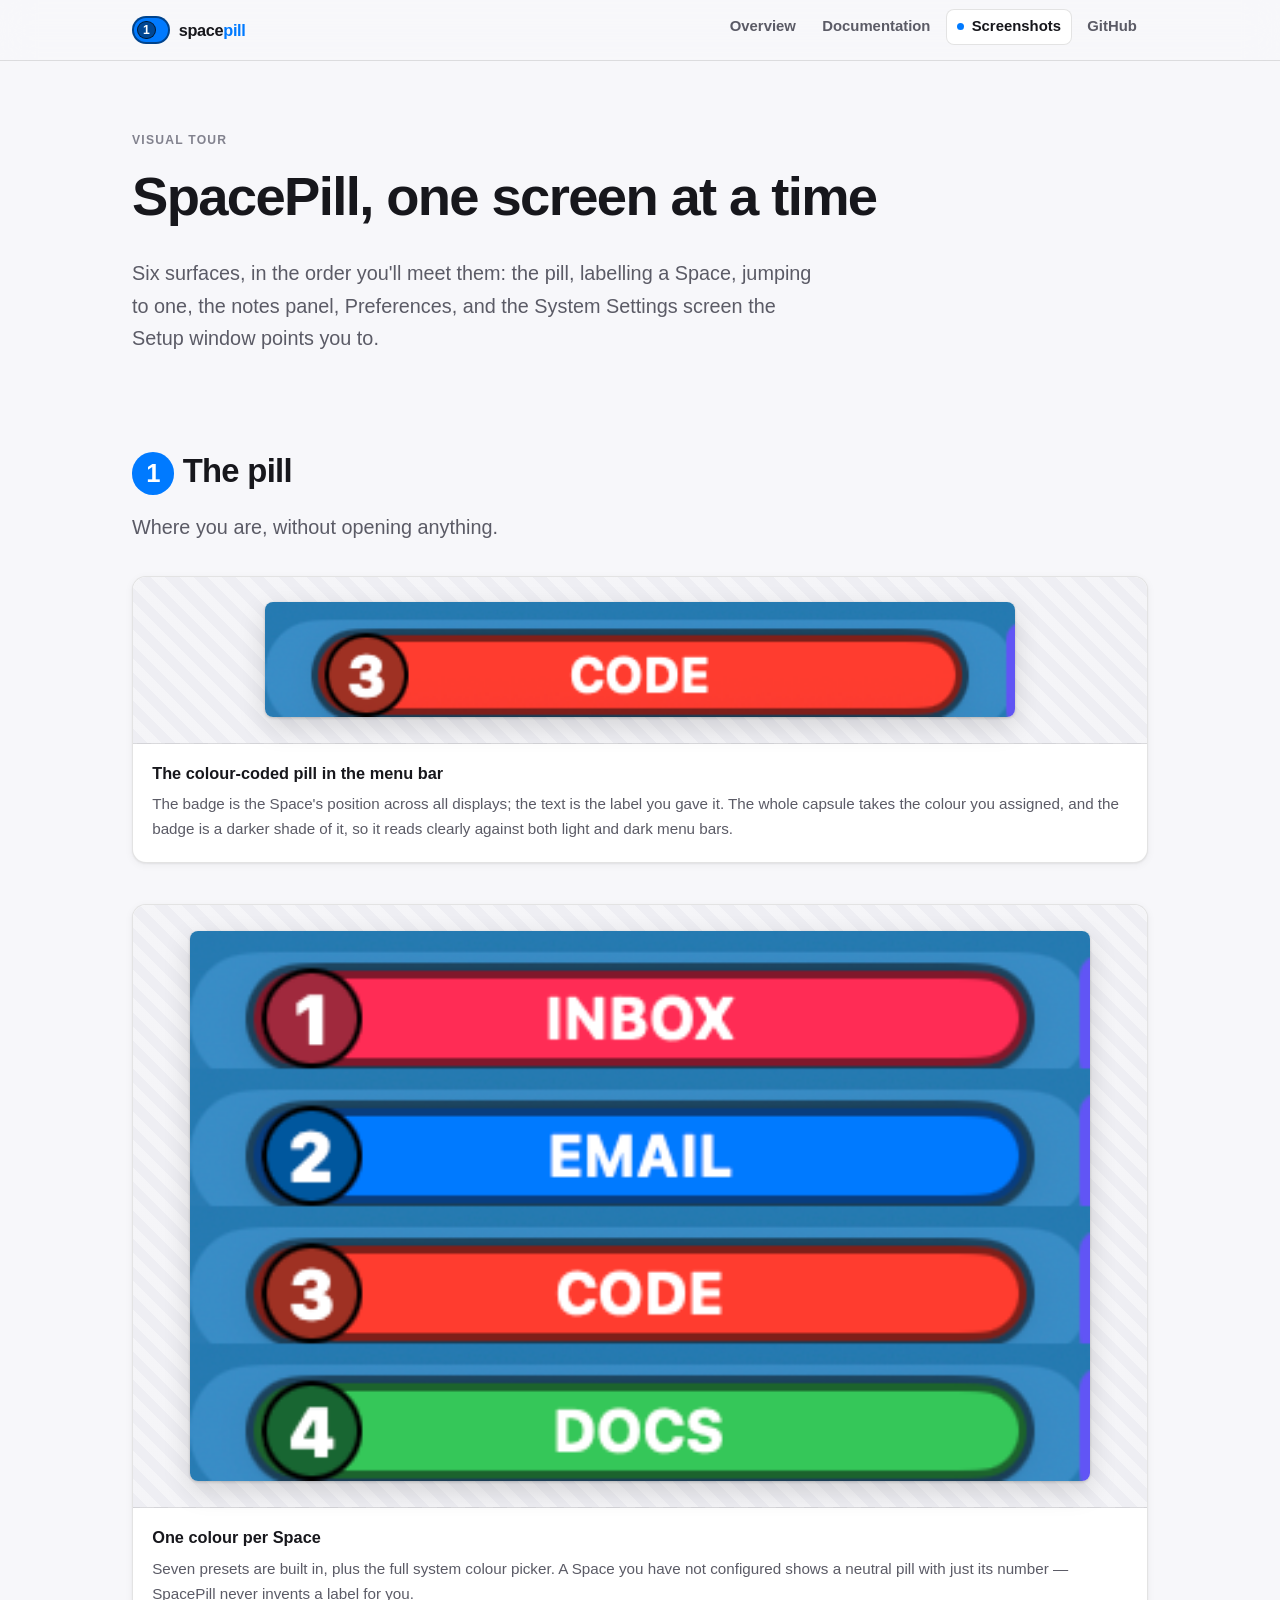
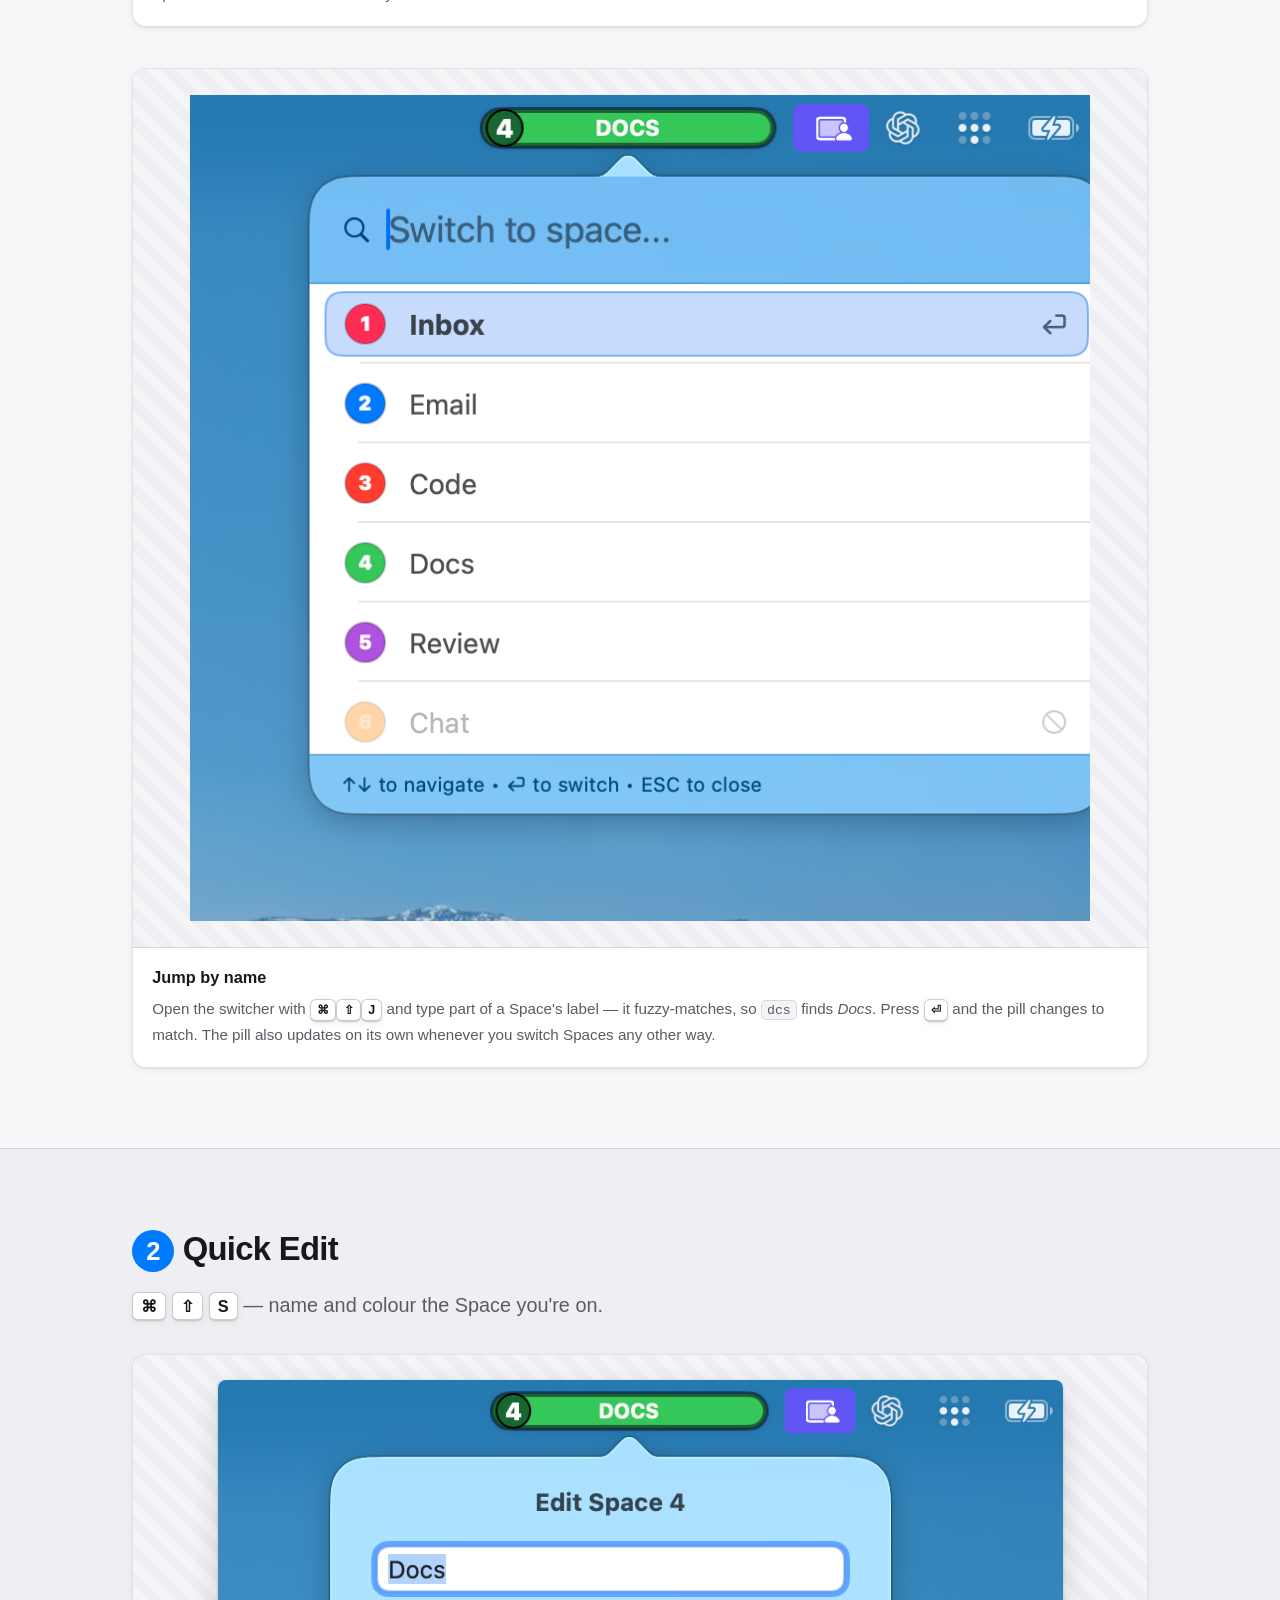
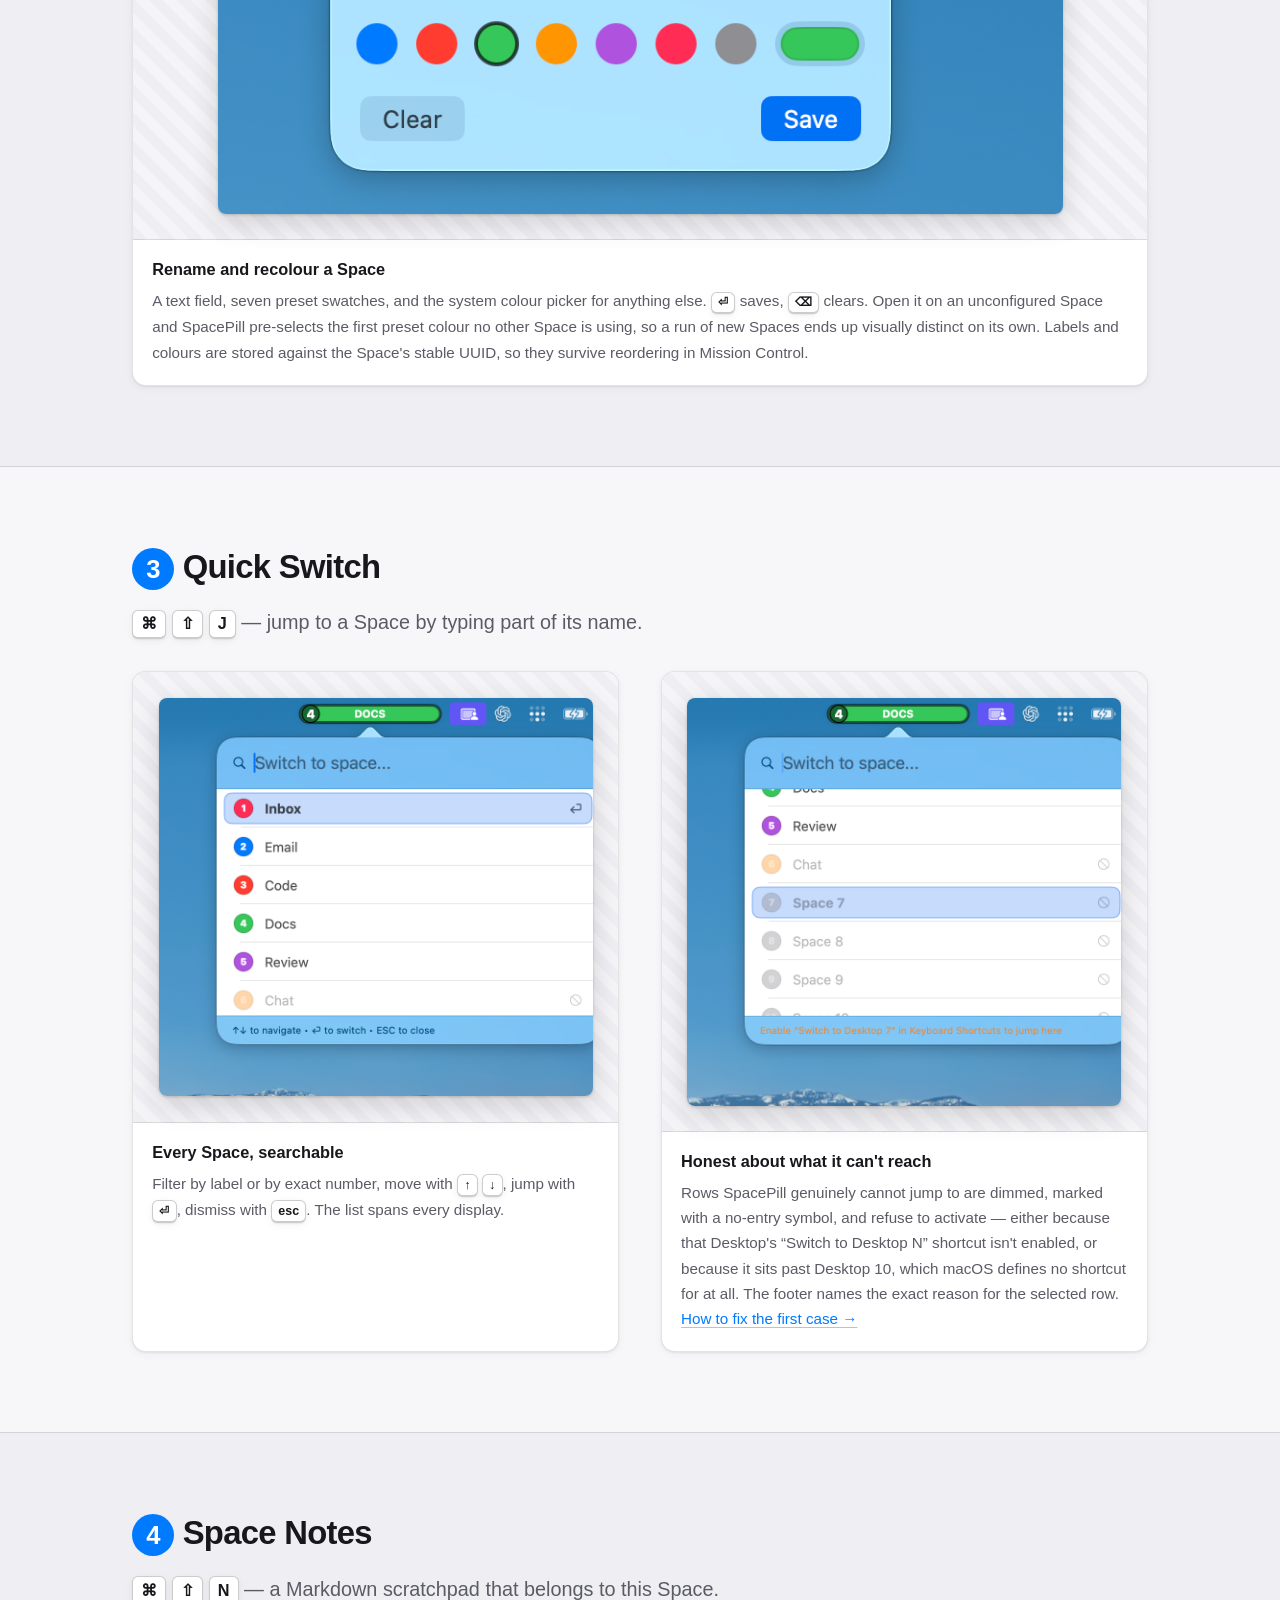
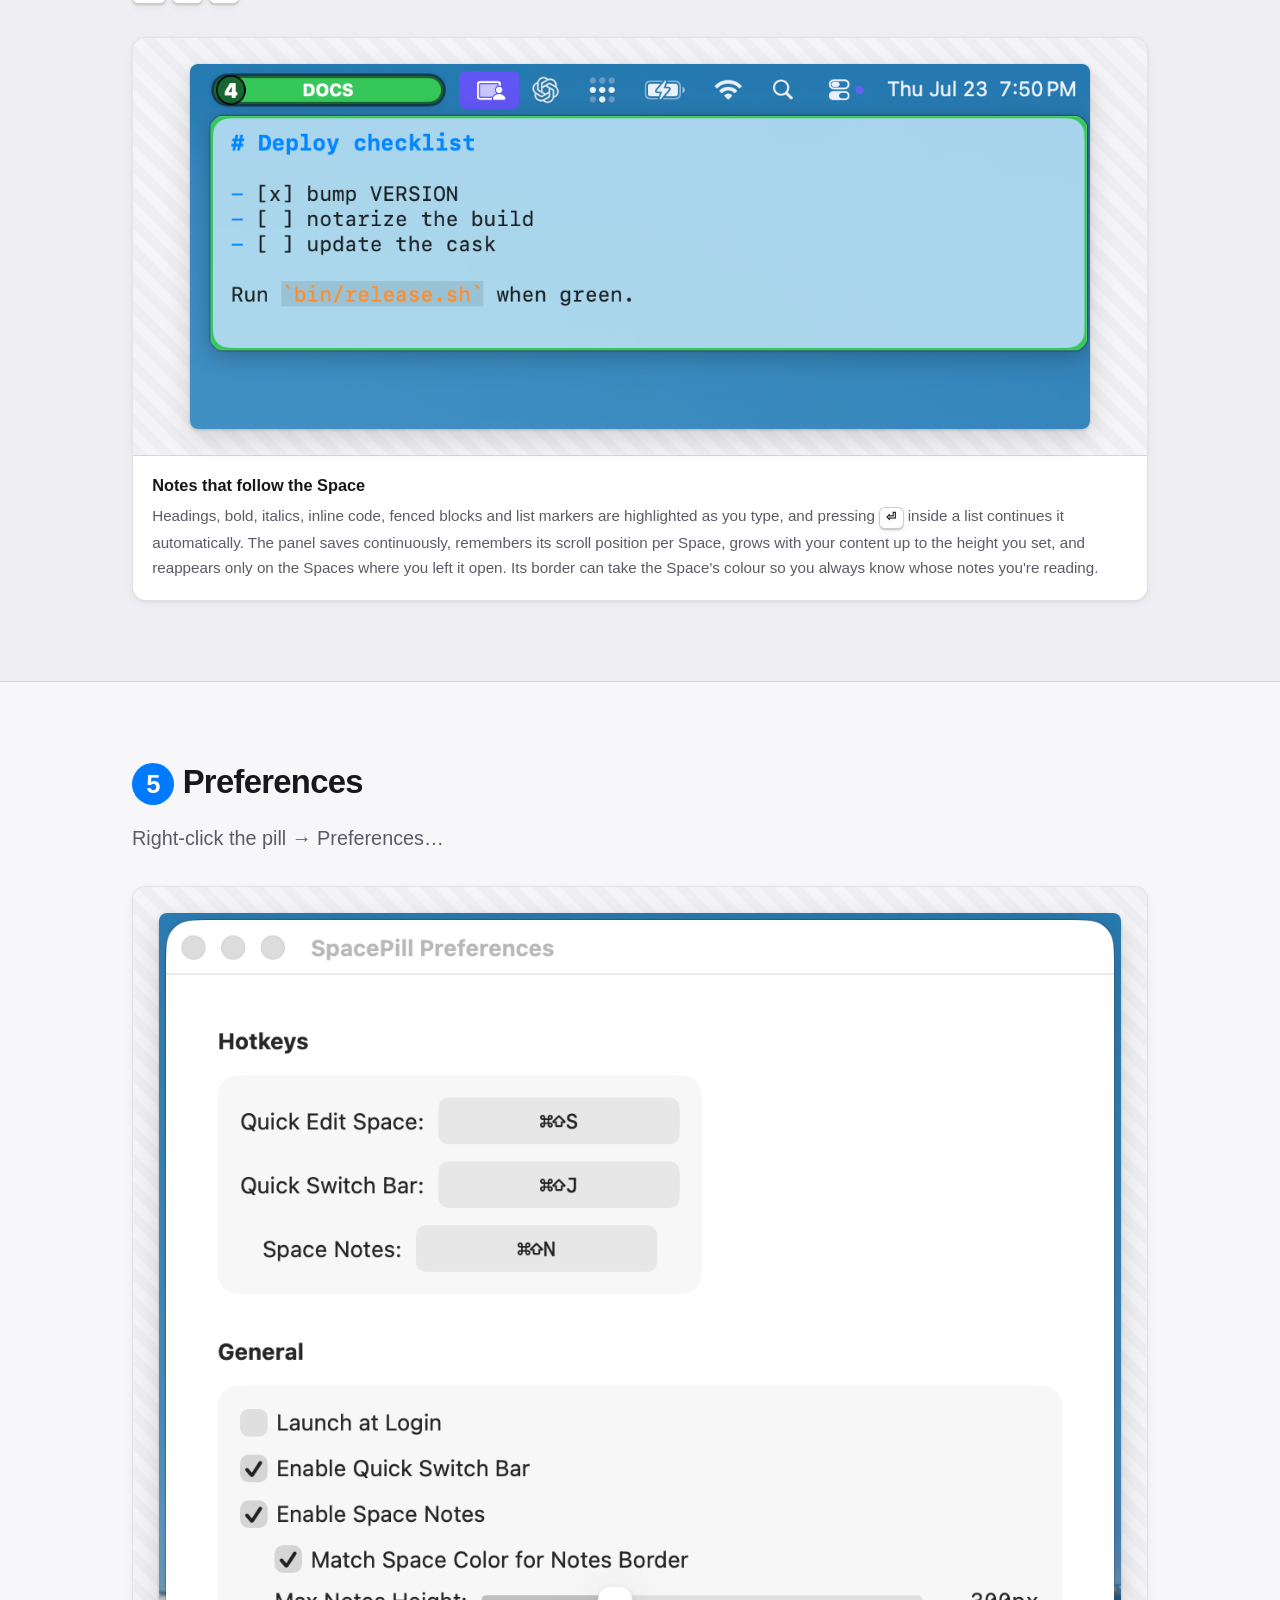
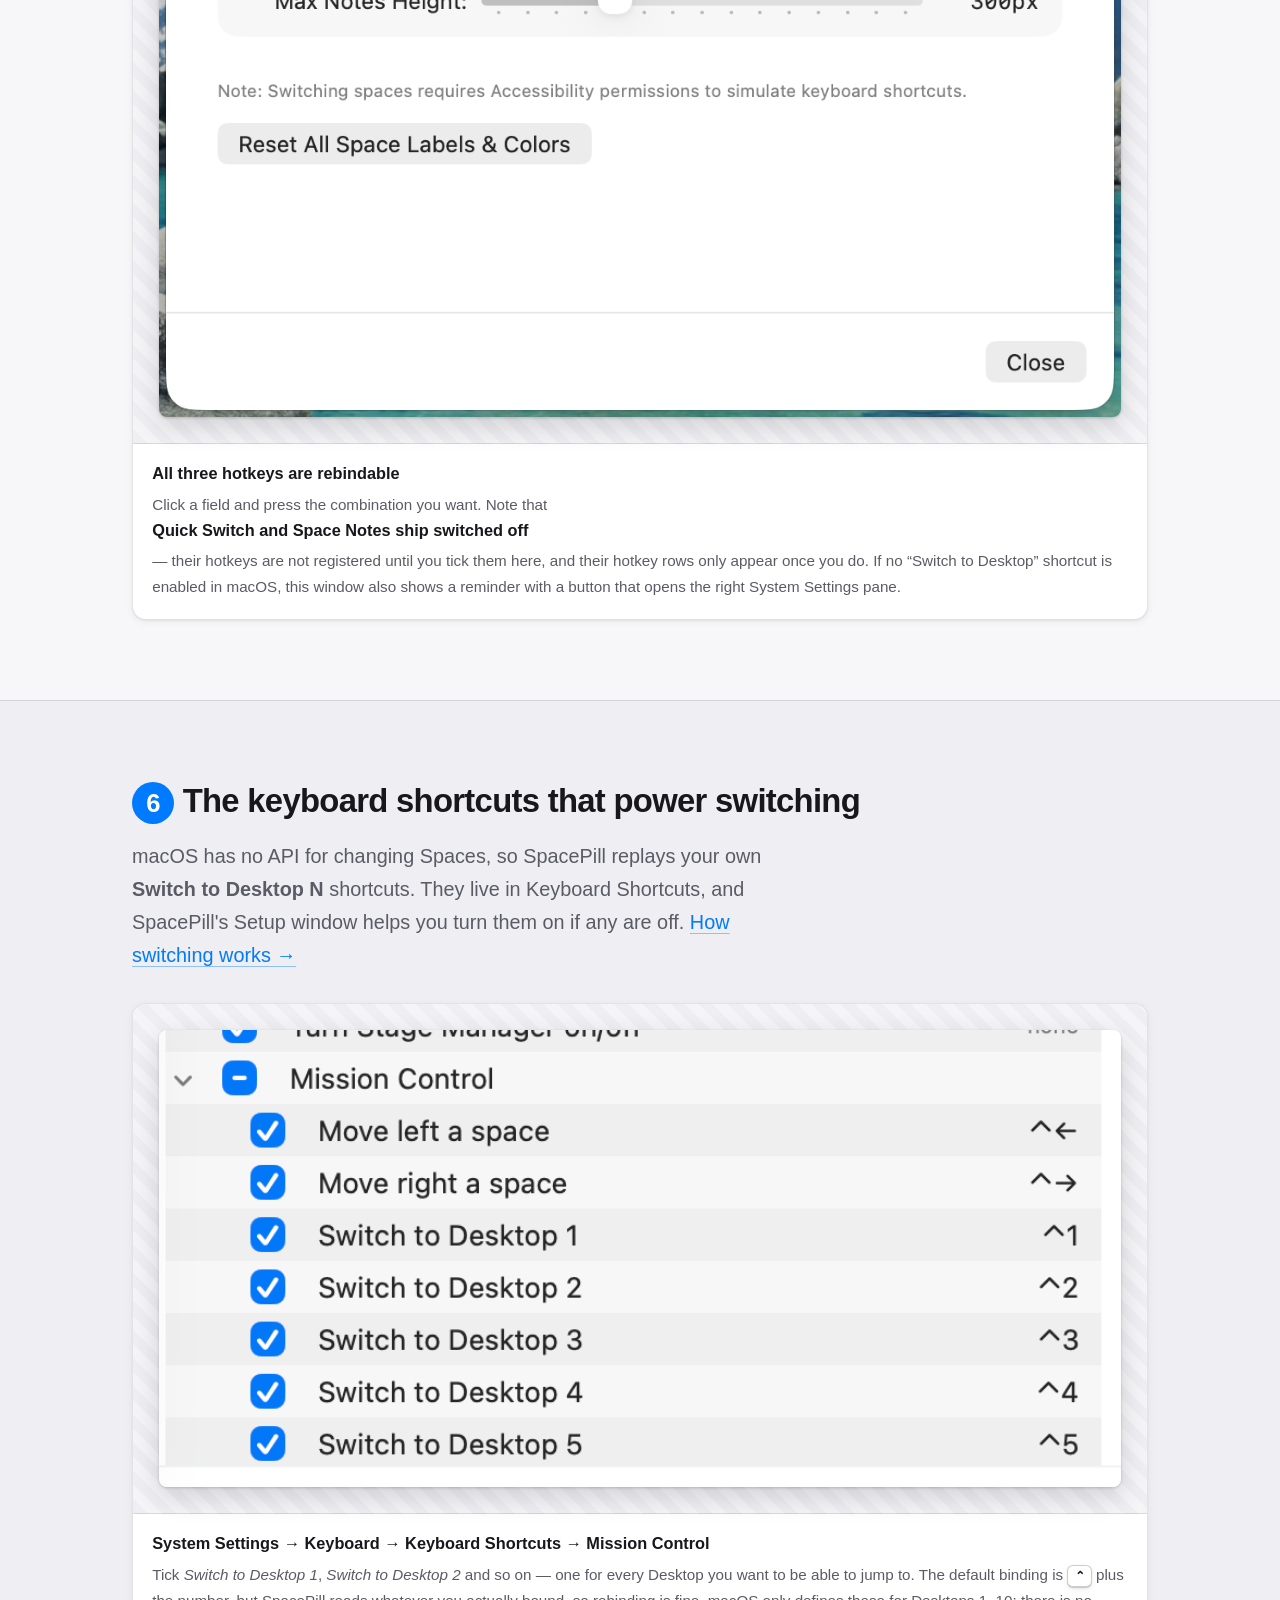
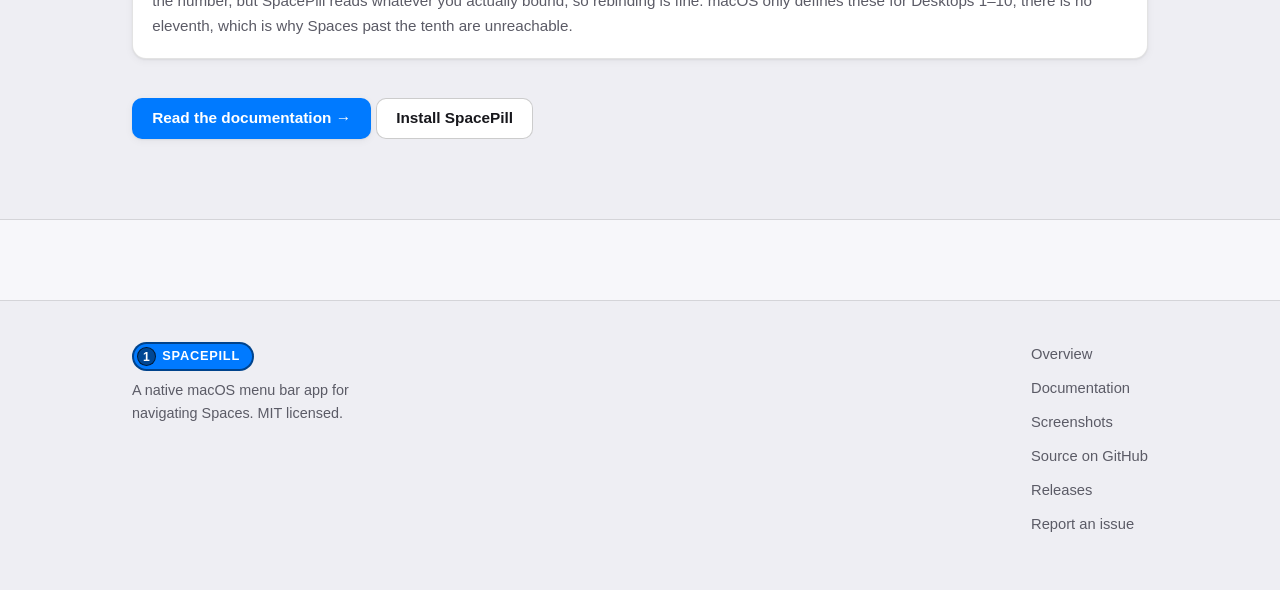
<file: docs/screenshots.html>
<!DOCTYPE html>
<html lang="en">
<head>
<meta charset="utf-8">
<meta name="viewport" content="width=device-width, initial-scale=1">
<title>Screenshots — SpacePill</title>
<meta name="description" content="A visual tour of SpacePill: the menu bar pill, Quick Edit, the Quick Switch bar, Space Notes, Preferences, and the macOS keyboard shortcuts the Setup window helps you enable.">
<meta name="color-scheme" content="light dark">
<link rel="icon" href="./assets/favicon.svg" type="image/svg+xml">
<link rel="stylesheet" href="./assets/spacepill.css">
</head>
<body>

<a class="skip-link" href="#main">Skip to content</a>

<header class="nav">
  <div class="wrap nav__inner">
    <a class="nav__brand" href="./index.html">
      <span class="pill" aria-hidden="true"><span class="pill__badge">1</span></span>
      <span>space<b class="nav__mark">pill</b></span>
    </a>
    <nav aria-label="Main">
      <ul class="nav__links">
        <li><a href="./index.html">Overview</a></li>
        <li><a href="./docs.html">Documentation</a></li>
        <li><a href="./screenshots.html" aria-current="page">Screenshots</a></li>
        <li><a href="https://github.com/jakequist/spacepill">GitHub</a></li>
      </ul>
    </nav>
  </div>
</header>

<main id="main">

  <section class="wrap" style="padding-block: clamp(2.5rem,6vw,4rem) 1rem;">
    <p class="eyebrow">Visual tour</p>
    <h1>SpacePill, one screen at a time</h1>
    <p class="lede">
      Six surfaces, in the order you'll meet them: the pill, labelling a Space, jumping to
      one, the notes panel, Preferences, and the System Settings screen the Setup window
      points you to.
    </p>
  </section>

  <!-- ============ THE PILL ============ -->
  <section class="section" aria-labelledby="h-pill">
    <div class="wrap">
      <h2 id="h-pill"><span class="marker" aria-hidden="true">1</span> The pill</h2>
      <p class="lede">Where you are, without opening anything.</p>

      <div class="shots" style="margin-top:2rem;">
        <figure class="shot">
          <div class="shot__frame">
            <img src="./assets/pill-menubar.png"
                 width="750" height="62" loading="lazy" decoding="async"
                 alt="A macOS menu bar. At the left sits a blue capsule with a dark circular badge showing the number 4 and the label SOCIAL in white uppercase, followed by the usual system menu bar icons and the clock.">
          </div>
          <figcaption>
            <strong>The colour-coded pill in the menu bar</strong>
            The badge is the Space's position across all displays; the text is the label you
            gave it. The whole capsule takes the colour you assigned, and the badge is a
            darker shade of it, so it reads clearly against both light and dark menu bars.
          </figcaption>
        </figure>

        <figure class="shot">
          <div class="shot__frame">
            <img src="./assets/pill-variants.png"
                 width="900" height="260" loading="lazy" decoding="async"
                 alt="Several SpacePill pills side by side in different colours — blue, red, green, orange, purple and pink — each with a number badge and a short uppercase label, plus one neutral grey pill showing only a number.">
          </div>
          <figcaption>
            <strong>One colour per Space</strong>
            Seven presets are built in, plus the full system colour picker. A Space you have
            not configured shows a neutral pill with just its number — SpacePill never
            invents a label for you.
          </figcaption>
        </figure>

        <figure class="shot">
          <div class="shot__frame">
            <video src="./assets/demo.mp4" width="900" autoplay loop muted playsinline
                   poster="./assets/quick-switch.png"
                   aria-label="Jumping between colour-coded Spaces by fuzzy-typing their names.">
              <img src="./assets/demo.gif" loading="lazy" decoding="async"
                   alt="Animation of jumping between colour-coded Spaces by fuzzy-typing their names; the menu bar pill changes colour and label to match.">
            </video>
          </div>
          <figcaption>
            <strong>Jump by name</strong>
            Open the switcher with <kbd>&#8984;</kbd><kbd>&#8679;</kbd><kbd>J</kbd> and type
            part of a Space's label &mdash; it fuzzy-matches, so <code>dcs</code> finds
            <em>Docs</em>. Press <kbd>&#9166;</kbd> and the pill changes to match. The pill
            also updates on its own whenever you switch Spaces any other way.
          </figcaption>
        </figure>
      </div>
    </div>
  </section>

  <!-- ============ QUICK EDIT ============ -->
  <section class="section section--tint" aria-labelledby="h-edit">
    <div class="wrap">
      <h2 id="h-edit"><span class="marker" aria-hidden="true">2</span> Quick Edit</h2>
      <p class="lede">
        <kbd>&#8984;</kbd> <kbd>&#8679;</kbd> <kbd>S</kbd> — name and colour the Space
        you're on.
      </p>

      <div class="shots" style="margin-top:2rem;">
        <figure class="shot">
          <div class="shot__frame">
            <img src="./assets/quick-edit.png"
                 width="845" height="274" loading="lazy" decoding="async"
                 alt="The Quick Edit popover hanging below the menu bar. It is titled Edit Space 4 and contains a text field for the label, a row of seven coloured circles with a colour picker at the end, and Clear and Save buttons.">
          </div>
          <figcaption>
            <strong>Rename and recolour a Space</strong>
            A text field, seven preset swatches, and the system colour picker for anything
            else. <kbd>&#9166;</kbd> saves, <kbd>&#9003;</kbd> clears. Open it on an
            unconfigured Space and SpacePill pre-selects the first preset colour no other
            Space is using, so a run of new Spaces ends up visually distinct on its own.
            Labels and colours are stored against the Space's stable UUID, so they survive
            reordering in Mission Control.
          </figcaption>
        </figure>
      </div>
    </div>
  </section>

  <!-- ============ QUICK SWITCH ============ -->
  <section class="section" aria-labelledby="h-switch">
    <div class="wrap">
      <h2 id="h-switch"><span class="marker" aria-hidden="true">3</span> Quick Switch</h2>
      <p class="lede">
        <kbd>&#8984;</kbd> <kbd>&#8679;</kbd> <kbd>J</kbd> — jump to a Space by typing part
        of its name.
      </p>

      <div class="shots shots--two" style="margin-top:2rem;">
        <figure class="shot">
          <div class="shot__frame">
            <img src="./assets/quick-switch.png"
                 width="864" height="437" loading="lazy" decoding="async"
                 alt="The Quick Switch bar: a search field reading Switch to space, above a list of Spaces. Each row shows a small coloured circle with the Space number and the Space's label. The selected row is highlighted and shows a return arrow. A footer hint reads up and down to navigate, return to switch, escape to close.">
          </div>
          <figcaption>
            <strong>Every Space, searchable</strong>
            Filter by label or by exact number, move with <kbd>&#8593;</kbd>
            <kbd>&#8595;</kbd>, jump with <kbd>&#9166;</kbd>, dismiss with <kbd>esc</kbd>.
            The list spans every display.
          </figcaption>
        </figure>

        <figure class="shot">
          <div class="shot__frame">
            <img src="./assets/quick-switch-unreachable.png"
                 width="864" height="437" loading="lazy" decoding="async"
                 alt="The Quick Switch bar with several rows dimmed and marked with a no-entry symbol. The footer hint is shown in orange, explaining that the selected Space cannot be jumped to.">
          </div>
          <figcaption>
            <strong>Honest about what it can't reach</strong>
            Rows SpacePill genuinely cannot jump to are dimmed, marked with a no-entry
            symbol, and refuse to activate — either because that Desktop's
            &ldquo;Switch to Desktop&nbsp;N&rdquo; shortcut isn't enabled, or because it sits
            past Desktop&nbsp;10, which macOS defines no shortcut for at all. The footer
            names the exact reason for the selected row.
            <a href="./docs.html#required-setup">How to fix the first case &rarr;</a>
          </figcaption>
        </figure>
      </div>
    </div>
  </section>

  <!-- ============ NOTES ============ -->
  <section class="section section--tint" aria-labelledby="h-notes">
    <div class="wrap">
      <h2 id="h-notes"><span class="marker" aria-hidden="true">4</span> Space Notes</h2>
      <p class="lede">
        <kbd>&#8984;</kbd> <kbd>&#8679;</kbd> <kbd>N</kbd> — a Markdown scratchpad that
        belongs to this Space.
      </p>

      <div class="shots" style="margin-top:2rem;">
        <figure class="shot">
          <div class="shot__frame">
            <img src="./assets/notes.png"
                 width="900" height="420" loading="lazy" decoding="async"
                 alt="A floating translucent notes panel anchored beneath the menu bar, with a coloured border matching the current Space. It contains monospaced Markdown text with a highlighted heading, a bulleted list, bold text and an inline code span.">
          </div>
          <figcaption>
            <strong>Notes that follow the Space</strong>
            Headings, bold, italics, inline code, fenced blocks and list markers are
            highlighted as you type, and pressing <kbd>&#9166;</kbd> inside a list continues
            it automatically. The panel saves continuously, remembers its scroll position per
            Space, grows with your content up to the height you set, and reappears only on
            the Spaces where you left it open. Its border can take the Space's colour so you
            always know whose notes you're reading.
          </figcaption>
        </figure>
      </div>
    </div>
  </section>

  <!-- ============ PREFERENCES ============ -->
  <section class="section" aria-labelledby="h-prefs">
    <div class="wrap">
      <h2 id="h-prefs"><span class="marker" aria-hidden="true">5</span> Preferences</h2>
      <p class="lede">Right-click the pill &rarr; Preferences&hellip;</p>

      <div class="shots" style="margin-top:2rem;">
        <figure class="shot">
          <div class="shot__frame">
            <img src="./assets/preferences.png"
                 width="1100" height="1200" loading="lazy" decoding="async"
                 alt="The SpacePill Preferences window. A Hotkeys section lists recorder fields for Quick Edit Space, Quick Switch Bar and Space Notes. A General section has toggles for Launch at Login, Enable Quick Switch Bar and Enable Space Notes, plus a notes border toggle and a Max Notes Height slider. Below is a note about Accessibility permissions and a Reset All Space Labels and Colors button.">
          </div>
          <figcaption>
            <strong>All three hotkeys are rebindable</strong>
            Click a field and press the combination you want. Note that
            <strong>Quick Switch and Space Notes ship switched off</strong> — their hotkeys
            are not registered until you tick them here, and their hotkey rows only appear
            once you do. If no &ldquo;Switch to Desktop&rdquo; shortcut is enabled in macOS,
            this window also shows a reminder with a button that opens the right System
            Settings pane.
          </figcaption>
        </figure>
      </div>
    </div>
  </section>

  <!-- ============ REQUIRED SETUP ============ -->
  <section class="section section--tint" aria-labelledby="h-setup">
    <div class="wrap">
      <h2 id="h-setup"><span class="marker" aria-hidden="true">6</span> The keyboard shortcuts that power switching</h2>
      <p class="lede">
        macOS has no API for changing Spaces, so SpacePill replays your own
        <strong>Switch to Desktop&nbsp;N</strong> shortcuts. They live in Keyboard
        Shortcuts, and SpacePill's Setup window helps you turn them on if any are off.
        <a href="./docs.html#required-setup">How switching works &rarr;</a>
      </p>

      <div class="shots" style="margin-top:2rem;">
        <figure class="shot">
          <div class="shot__frame">
            <img src="./assets/setup-shortcuts.png"
                 width="1200" height="900" loading="lazy" decoding="async"
                 alt="The macOS Keyboard Shortcuts window with Mission Control selected in the sidebar. The list shows Switch to Desktop 1, Switch to Desktop 2 and so on, each with a checkbox and a Control-plus-number shortcut beside it.">
          </div>
          <figcaption>
            <strong>System Settings &rarr; Keyboard &rarr; Keyboard Shortcuts &rarr; Mission Control</strong>
            Tick <em>Switch to Desktop&nbsp;1</em>, <em>Switch to Desktop&nbsp;2</em> and so
            on — one for every Desktop you want to be able to jump to. The default binding is
            <kbd>&#8963;</kbd> plus the number, but SpacePill reads whatever you actually
            bound, so rebinding is fine. macOS only defines these for Desktops 1&ndash;10;
            there is no eleventh, which is why Spaces past the tenth are unreachable.
          </figcaption>
        </figure>
      </div>

      <p style="margin-top:2.4rem;">
        <a class="btn btn--primary" href="./docs.html">Read the documentation &rarr;</a>
        <a class="btn btn--ghost" href="./index.html#install">Install SpacePill</a>
      </p>
    </div>
  </section>

</main>

<footer class="footer">
  <div class="wrap footer__inner">
    <div class="footer__brand">
      <p style="margin-bottom:.5em;">
        <span class="pill" aria-hidden="true"><span class="pill__badge">1</span> SpacePill</span>
      </p>
      <p class="small">
        A native macOS menu bar app for navigating Spaces. MIT licensed.
      </p>
    </div>
    <nav aria-label="Footer">
      <ul class="stack-sm">
        <li><a href="./index.html">Overview</a></li>
        <li><a href="./docs.html">Documentation</a></li>
        <li><a href="./screenshots.html">Screenshots</a></li>
        <li><a href="https://github.com/jakequist/spacepill">Source on GitHub</a></li>
        <li><a href="https://github.com/jakequist/spacepill/releases">Releases</a></li>
        <li><a href="https://github.com/jakequist/spacepill/issues">Report an issue</a></li>
      </ul>
    </nav>
  </div>
</footer>

</body>
</html>
</file>
<file: docs/assets/spacepill.css>
/* ============================================================
   SpacePill — site styles
   Self-contained: no external fonts, no CDN, no JS.
   ============================================================ */

/* ---------- Design tokens ---------- */

:root {
    color-scheme: light dark;

    /* Space colours — these are the exact presets SpacePill offers. */
    --sp-blue:   #007AFF;
    --sp-red:    #FF3B30;
    --sp-green:  #34C759;
    --sp-orange: #FF9500;
    --sp-purple: #AF52DE;
    --sp-pink:   #FF2D55;
    --sp-gray:   #8E8E93;

    --accent: var(--sp-blue);
    --accent-2: var(--sp-purple);

    --bg:          #f7f7fa;
    --bg-elev:     #ffffff;
    --bg-sunken:   #eeeef3;
    --bg-code:     #f4f4f8;
    --text:        #17171c;
    --text-muted:  #5b5b66;
    --text-faint:  #82828e;
    --border:      rgba(0, 0, 0, 0.11);
    --border-firm: rgba(0, 0, 0, 0.20);
    --shadow-sm:   0 1px 2px rgba(0,0,0,.06), 0 2px 8px rgba(0,0,0,.05);
    --shadow-md:   0 2px 6px rgba(0,0,0,.07), 0 12px 32px rgba(0,0,0,.09);

    --warn-bg:     #fff7e6;
    --warn-border: #f0a020;
    --warn-text:   #7a4b00;

    --note-bg:     #eef5ff;
    --note-border: #6ba4f5;
    --note-text:   #123c78;

    --radius: 14px;
    --radius-sm: 9px;
    --maxw: 1080px;

    --font: -apple-system, BlinkMacSystemFont, "SF Pro Text", "Segoe UI",
            Roboto, "Helvetica Neue", Arial, sans-serif;
    --mono: ui-monospace, SFMono-Regular, "SF Mono", Menlo, Monaco,
            "Cascadia Mono", "Roboto Mono", Consolas, monospace;
}

@media (prefers-color-scheme: dark) {
    :root {
        --bg:          #0c0c11;
        --bg-elev:     #16161d;
        --bg-sunken:   #101017;
        --bg-code:     #101018;
        --text:        #f1f1f6;
        --text-muted:  #a6a6b2;
        --text-faint:  #7c7c8a;
        --border:      rgba(255, 255, 255, 0.11);
        --border-firm: rgba(255, 255, 255, 0.22);
        --shadow-sm:   0 1px 2px rgba(0,0,0,.5);
        --shadow-md:   0 2px 8px rgba(0,0,0,.5), 0 18px 44px rgba(0,0,0,.55);

        --warn-bg:     #2a1e08;
        --warn-border: #d08a12;
        --warn-text:   #ffd48a;

        --note-bg:     #0f1c30;
        --note-border: #3f7ad0;
        --note-text:   #bcd7ff;

        --accent: #4a9bff;
    }
}

/* ---------- Base ---------- */

*, *::before, *::after { box-sizing: border-box; }

html {
    -webkit-text-size-adjust: 100%;
    scroll-behavior: smooth;
    scroll-padding-top: 5.5rem;
}

@media (prefers-reduced-motion: reduce) {
    html { scroll-behavior: auto; }
    *, *::before, *::after { animation-duration: .001ms !important; transition-duration: .001ms !important; }
}

body {
    margin: 0;
    background: var(--bg);
    color: var(--text);
    font-family: var(--font);
    font-size: 17px;
    line-height: 1.65;
    -webkit-font-smoothing: antialiased;
    overflow-x: hidden;
}

h1, h2, h3, h4 {
    line-height: 1.2;
    letter-spacing: -0.021em;
    margin: 0 0 .5em;
    font-weight: 700;
}

h1 { font-size: clamp(2.1rem, 6vw, 3.4rem); letter-spacing: -0.03em; }
h2 { font-size: clamp(1.5rem, 3.6vw, 2.05rem); margin-top: 0; }
h3 { font-size: 1.22rem; margin-top: 2.2em; }
h4 { font-size: 1.02rem; margin-top: 1.8em; color: var(--text); }

p { margin: 0 0 1.1em; }
p:last-child { margin-bottom: 0; }

a {
    color: var(--accent);
    text-decoration-color: color-mix(in srgb, var(--accent) 40%, transparent);
    text-underline-offset: 0.18em;
}
a:hover { text-decoration-color: currentColor; }

:focus-visible {
    outline: 2.5px solid var(--accent);
    outline-offset: 3px;
    border-radius: 4px;
}

hr {
    border: 0;
    border-top: 1px solid var(--border);
    margin: 3rem 0;
}

strong { font-weight: 650; }

ul, ol { margin: 0 0 1.1em; padding-left: 1.35em; }
li { margin-bottom: .4em; }
li > ul, li > ol { margin-top: .4em; margin-bottom: .4em; }

kbd {
    font-family: var(--font);
    font-size: .82em;
    font-weight: 600;
    line-height: 1;
    display: inline-block;
    padding: .3em .5em;
    border-radius: 6px;
    background: var(--bg-elev);
    border: 1px solid var(--border-firm);
    border-bottom-width: 2px;
    box-shadow: var(--shadow-sm);
    white-space: nowrap;
    color: var(--text);
}

/* ---------- Skip link ---------- */

.skip-link {
    position: absolute;
    left: -9999px;
    top: 0;
    z-index: 100;
    background: var(--accent);
    color: #fff;
    padding: .7em 1.2em;
    border-radius: 0 0 10px 0;
    font-weight: 600;
    text-decoration: none;
}
.skip-link:focus { left: 0; }

/* ---------- Layout ---------- */

.wrap {
    width: 100%;
    max-width: var(--maxw);
    margin-inline: auto;
    padding-inline: clamp(1rem, 4vw, 2rem);
}

.section { padding-block: clamp(3rem, 7vw, 5rem); }
.section--tint { background: var(--bg-sunken); border-block: 1px solid var(--border); }

.lede {
    font-size: clamp(1.05rem, 2.2vw, 1.24rem);
    color: var(--text-muted);
    max-width: 62ch;
}

.eyebrow {
    display: inline-flex;
    align-items: center;
    gap: .55em;
    font-size: .76rem;
    font-weight: 700;
    letter-spacing: .1em;
    text-transform: uppercase;
    color: var(--text-faint);
    margin-bottom: .9rem;
}

/* ---------- Nav ---------- */

.nav {
    position: sticky;
    top: 0;
    z-index: 50;
    background: color-mix(in srgb, var(--bg) 88%, transparent);
    backdrop-filter: saturate(180%) blur(16px);
    -webkit-backdrop-filter: saturate(180%) blur(16px);
    border-bottom: 1px solid var(--border);
}

.nav__inner {
    display: flex;
    align-items: center;
    gap: 1rem;
    min-height: 60px;
    flex-wrap: wrap;
    padding-block: .5rem;
}

.nav__brand {
    display: inline-flex;
    align-items: center;
    gap: .55rem;
    font-weight: 700;
    font-size: 1.02rem;
    letter-spacing: -.02em;
    text-decoration: none;
    color: var(--text);
    margin-right: auto;
}
.nav__brand:hover { color: var(--text); }
.nav__brand b { font-weight: 800; }
.nav__brand .nav__mark { color: var(--accent); }

.nav__links {
    display: flex;
    align-items: center;
    gap: .25rem;
    flex-wrap: wrap;
    list-style: none;
    margin: 0;
    padding: 0;
}

.nav__links a {
    display: block;
    padding: .38em .75em;
    border-radius: 8px;
    font-size: .93rem;
    font-weight: 550;
    text-decoration: none;
    color: var(--text-muted);
}
.nav__links a:hover { background: var(--bg-elev); color: var(--text); }
.nav__links a[aria-current="page"] {
    color: var(--text);
    background: var(--bg-elev);
    box-shadow: inset 0 0 0 1px var(--border);
}
.nav__links a[aria-current="page"]::before {
    content: "";
    display: inline-block;
    width: .5em; height: .5em;
    border-radius: 50%;
    background: var(--accent);
    margin-right: .5em;
    vertical-align: .08em;
}

/* ---------- The pill (the app's signature, in pure CSS) ---------- */

.pill {
    display: inline-flex;
    align-items: center;
    gap: .5em;
    padding: 3px 12px 3px 3px;
    border-radius: 999px;
    background: var(--pill-color, var(--sp-blue));
    border: 2px solid rgba(0, 0, 0, .45);
    color: #fff;
    font-size: .8rem;
    font-weight: 800;
    letter-spacing: .06em;
    text-transform: uppercase;
    line-height: 1;
    white-space: nowrap;
    vertical-align: middle;
}

.pill__badge {
    display: inline-grid;
    place-items: center;
    width: 1.55em;
    height: 1.55em;
    border-radius: 50%;
    background: rgba(0, 0, 0, .42);
    border: 1px solid rgba(0, 0, 0, .65);
    font-size: .95em;
    font-weight: 800;
    letter-spacing: 0;
}

.pill--empty { padding-right: 8px; }
.pill--muted {
    --pill-color: color-mix(in srgb, var(--sp-gray) 35%, transparent);
    color: var(--text-muted);
    border-color: var(--border-firm);
}
.pill--muted .pill__badge { background: var(--sp-gray); color: #fff; }

.pill--lg { font-size: 1.05rem; padding: 5px 18px 5px 5px; }
.pill--xl { font-size: 1.5rem; padding: 7px 26px 7px 7px; border-width: 3px; }

/* small inline marker used to number sections */
.marker {
    display: inline-grid;
    place-items: center;
    width: 1.65em;
    height: 1.65em;
    border-radius: 50%;
    background: var(--accent);
    color: #fff;
    font-size: .78em;
    font-weight: 800;
    flex: none;
}

/* ---------- Menu bar mock (hero visual) ---------- */

.menubar {
    display: flex;
    align-items: center;
    gap: .9rem;
    padding: .45rem .8rem;
    border-radius: 11px;
    background: linear-gradient(180deg, rgba(255,255,255,.85), rgba(240,240,246,.75));
    border: 1px solid var(--border-firm);
    box-shadow: var(--shadow-md);
    font-size: .78rem;
    color: #3a3a42;
    overflow: hidden;
}
@media (prefers-color-scheme: dark) {
    .menubar {
        background: linear-gradient(180deg, rgba(46,46,56,.95), rgba(28,28,36,.9));
        color: #c9c9d4;
    }
}
.menubar__spacer { flex: 1 1 auto; min-width: .5rem; }
.menubar__glyphs {
    display: flex;
    gap: .7rem;
    align-items: center;
    font-family: var(--mono);
    letter-spacing: .04em;
    opacity: .65;
    white-space: nowrap;
}
.menubar__clock { font-variant-numeric: tabular-nums; white-space: nowrap; }
@media (max-width: 560px) {
    .menubar__glyphs { display: none; }
}

/* ---------- Hero ---------- */

.hero {
    position: relative;
    padding-block: clamp(3rem, 8vw, 5.5rem) clamp(1.5rem, 4vw, 2.5rem);
    overflow: hidden;
}

.hero::before {
    content: "";
    position: absolute;
    inset: -35% -10% auto;
    height: 520px;
    background:
        radial-gradient(42% 60% at 22% 45%, color-mix(in srgb, var(--sp-blue) 26%, transparent), transparent 70%),
        radial-gradient(38% 55% at 68% 30%, color-mix(in srgb, var(--sp-purple) 22%, transparent), transparent 70%),
        radial-gradient(30% 50% at 88% 60%, color-mix(in srgb, var(--sp-pink) 16%, transparent), transparent 70%);
    filter: blur(24px);
    pointer-events: none;
    z-index: 0;
}

.hero > * { position: relative; z-index: 1; }

.hero__grid {
    display: grid;
    gap: clamp(2rem, 5vw, 3.5rem);
    grid-template-columns: 1fr;
    align-items: center;
}
@media (min-width: 900px) {
    .hero__grid { grid-template-columns: 1.05fr .95fr; }
}

.hero h1 { margin-bottom: .35em; }
.hero h1 .grad {
    background: linear-gradient(100deg, var(--sp-blue), var(--sp-purple) 55%, var(--sp-pink));
    -webkit-background-clip: text;
    background-clip: text;
    color: transparent;
}

.hero__cta {
    display: flex;
    flex-wrap: wrap;
    gap: .7rem;
    margin-top: 1.8rem;
}

.hero__stack {
    display: flex;
    flex-direction: column;
    gap: 1rem;
}

.pill-stack {
    display: flex;
    flex-wrap: wrap;
    gap: .55rem;
    margin-top: 1.4rem;
}

/* ---------- Buttons ---------- */

.btn {
    display: inline-flex;
    align-items: center;
    gap: .5em;
    padding: .68em 1.25em;
    border-radius: 10px;
    font-size: .96rem;
    font-weight: 600;
    text-decoration: none;
    border: 1px solid transparent;
    line-height: 1.2;
    transition: transform .12s ease, background .12s ease, border-color .12s ease;
}
.btn:hover { transform: translateY(-1px); }
.btn:active { transform: translateY(0); }

.btn--primary {
    background: var(--accent);
    color: #fff;
    box-shadow: var(--shadow-sm);
}
.btn--primary:hover { background: color-mix(in srgb, var(--accent) 86%, #000); color: #fff; }

.btn--ghost {
    background: var(--bg-elev);
    color: var(--text);
    border-color: var(--border-firm);
}
.btn--ghost:hover { border-color: var(--accent); color: var(--text); }

/* ---------- Cards ---------- */

.cards {
    display: grid;
    gap: 1.1rem;
    grid-template-columns: repeat(auto-fit, minmax(255px, 1fr));
}

.card {
    background: var(--bg-elev);
    border: 1px solid var(--border);
    border-radius: var(--radius);
    padding: 1.4rem 1.4rem 1.5rem;
    box-shadow: var(--shadow-sm);
}
.card h3 { margin: .7rem 0 .45rem; font-size: 1.08rem; }
.card p { color: var(--text-muted); font-size: .95rem; margin-bottom: 0; }
.card p + p { margin-top: .7em; }

.card__key {
    display: inline-block;
    margin-top: .9rem;
}

/* ---------- Callouts ---------- */

.callout {
    border: 1px solid var(--border);
    border-left: 5px solid var(--text-faint);
    background: var(--bg-elev);
    border-radius: var(--radius-sm);
    padding: 1.15rem 1.3rem;
    margin: 1.8rem 0;
}
.callout > :first-child { margin-top: 0; }
.callout > :last-child { margin-bottom: 0; }
/*
 * Kept in normal inline flow rather than flex: a flex container would turn the
 * tag, the text and any inline <em> into separate flex items, which falls apart
 * as soon as the title wraps at narrow widths.
 */
.callout__title {
    font-weight: 700;
    font-size: 1.02rem;
    margin: 0 0 .5em;
}
.callout__title .tag {
    display: inline-block;
    margin-right: .6em;
    font-size: .66rem;
    font-weight: 800;
    letter-spacing: .1em;
    text-transform: uppercase;
    padding: .25em .55em;
    border-radius: 5px;
    vertical-align: .12em;
    white-space: nowrap;
}

.callout--warn {
    background: var(--warn-bg);
    border-color: color-mix(in srgb, var(--warn-border) 45%, transparent);
    border-left-color: var(--warn-border);
    color: var(--warn-text);
}
.callout--warn .callout__title .tag { background: var(--warn-border); color: #2a1a00; }
.callout--warn a { color: inherit; }
.callout--warn code { background: color-mix(in srgb, var(--warn-border) 18%, transparent); color: inherit; }

.callout--note {
    background: var(--note-bg);
    border-color: color-mix(in srgb, var(--note-border) 45%, transparent);
    border-left-color: var(--note-border);
    color: var(--note-text);
}
.callout--note .callout__title .tag { background: var(--note-border); color: #06152b; }
.callout--note a { color: inherit; }
.callout--note code { background: color-mix(in srgb, var(--note-border) 18%, transparent); color: inherit; }

/* The big one: setup requirement. Deliberately loud. */
.callout--critical {
    border: 2px solid var(--warn-border);
    border-left-width: 8px;
    background: var(--warn-bg);
    color: var(--warn-text);
    padding: 1.5rem 1.6rem;
    box-shadow: var(--shadow-md);
}
.callout--critical h2,
.callout--critical h3 { color: inherit; margin-top: 0; }
.callout--critical a { color: inherit; font-weight: 600; }
.callout--critical code {
    background: color-mix(in srgb, var(--warn-border) 20%, transparent);
    color: inherit;
    border-color: color-mix(in srgb, var(--warn-border) 40%, transparent);
}
.callout--critical ol, .callout--critical ul { margin-bottom: 0; }

.path {
    font-family: var(--mono);
    font-size: .88em;
    background: color-mix(in srgb, var(--warn-border) 16%, transparent);
    border: 1px solid color-mix(in srgb, var(--warn-border) 34%, transparent);
    border-radius: 6px;
    padding: .18em .45em;
    white-space: normal;
}

/* ---------- Code ---------- */

code {
    font-family: var(--mono);
    font-size: .875em;
    background: var(--bg-code);
    border: 1px solid var(--border);
    border-radius: 5px;
    padding: .12em .38em;
    word-break: break-word;
}

pre {
    margin: 1.2rem 0;
    padding: 1rem 1.15rem;
    background: var(--bg-code);
    border: 1px solid var(--border);
    border-radius: var(--radius-sm);
    overflow-x: auto;
    -webkit-overflow-scrolling: touch;
    font-size: .875rem;
    line-height: 1.6;
    tab-size: 2;
}
pre code {
    background: none;
    border: 0;
    padding: 0;
    font-size: 1em;
    white-space: pre;
    word-break: normal;
    color: var(--text);
}

.codeblock { margin: 1.4rem 0; }
.codeblock__label {
    display: flex;
    align-items: center;
    gap: .5em;
    font-size: .72rem;
    font-weight: 700;
    letter-spacing: .09em;
    text-transform: uppercase;
    color: var(--text-faint);
    background: var(--bg-sunken);
    border: 1px solid var(--border);
    border-bottom: 0;
    border-radius: var(--radius-sm) var(--radius-sm) 0 0;
    padding: .5em .95em;
}
.codeblock__label + pre {
    margin: 0;
    border-radius: 0 0 var(--radius-sm) var(--radius-sm);
}

.tok-c { color: var(--text-faint); }          /* comment */
.tok-k { color: var(--sp-purple); }           /* key / keyword */
.tok-s { color: #1f8b4a; }                    /* string */
.tok-n { color: var(--sp-orange); }           /* number */
@media (prefers-color-scheme: dark) {
    .tok-s { color: #61d095; }
    .tok-k { color: #cd8ff0; }
}

/* ---------- Tables ---------- */

.table-wrap {
    overflow-x: auto;
    -webkit-overflow-scrolling: touch;
    border: 1px solid var(--border);
    border-radius: var(--radius-sm);
    margin: 1.4rem 0;
    background: var(--bg-elev);
}

table {
    border-collapse: collapse;
    width: 100%;
    min-width: 480px;
    font-size: .94rem;
}
caption {
    caption-side: top;
    text-align: left;
    padding: .8rem 1rem .2rem;
    font-size: .85rem;
    color: var(--text-faint);
}
th, td {
    text-align: left;
    padding: .7rem 1rem;
    border-bottom: 1px solid var(--border);
    vertical-align: top;
}
thead th {
    font-size: .76rem;
    letter-spacing: .07em;
    text-transform: uppercase;
    color: var(--text-faint);
    background: var(--bg-sunken);
    white-space: nowrap;
}
tbody tr:last-child td { border-bottom: 0; }
td code { white-space: nowrap; }

/* ---------- Docs page: TOC + content ---------- */

.doc {
    display: grid;
    gap: clamp(1.5rem, 4vw, 3rem);
    grid-template-columns: 1fr;
    align-items: start;
    padding-block: clamp(2rem, 5vw, 3.5rem);
}
@media (min-width: 960px) {
    .doc { grid-template-columns: 232px minmax(0, 1fr); }
    .toc { position: sticky; top: 5rem; max-height: calc(100vh - 7rem); overflow-y: auto; }
}

.toc {
    font-size: .9rem;
    border: 1px solid var(--border);
    background: var(--bg-elev);
    border-radius: var(--radius);
    padding: 1rem 1.1rem;
}
.toc__title {
    font-size: .72rem;
    font-weight: 700;
    letter-spacing: .1em;
    text-transform: uppercase;
    color: var(--text-faint);
    margin: 0 0 .7rem;
}
.toc ol { list-style: none; margin: 0; padding: 0; counter-reset: toc; }
.toc li { margin: 0; }
.toc a {
    display: block;
    padding: .3em .1em;
    color: var(--text-muted);
    text-decoration: none;
    border-radius: 5px;
}
.toc a:hover { color: var(--accent); }

.doc__body { min-width: 0; }
.doc__body section { scroll-margin-top: 5.5rem; }
.doc__body > section + section { margin-top: clamp(2.6rem, 6vw, 3.8rem); }
.doc__body h2 {
    padding-bottom: .35em;
    border-bottom: 1px solid var(--border);
}

.anchor {
    float: right;
    font-size: .72rem;
    font-weight: 500;
    letter-spacing: .04em;
    text-transform: uppercase;
    color: var(--text-faint);
    text-decoration: none;
    opacity: 0;
    padding-left: .8em;
}
h2:hover .anchor, h3:hover .anchor, .anchor:focus { opacity: 1; }

dl.fields { margin: 1.2rem 0; }
dl.fields dt {
    font-family: var(--mono);
    font-size: .88rem;
    font-weight: 600;
    color: var(--text);
    margin-top: 1.1em;
}
dl.fields dd {
    margin: .25em 0 0;
    color: var(--text-muted);
    font-size: .95rem;
}

/* ---------- Screenshots / figures ---------- */

.shots {
    display: grid;
    gap: clamp(1.6rem, 4vw, 2.6rem);
    grid-template-columns: 1fr;
}
@media (min-width: 760px) {
    .shots--two { grid-template-columns: repeat(2, minmax(0, 1fr)); }
}

figure.shot {
    margin: 0;
    background: var(--bg-elev);
    border: 1px solid var(--border);
    border-radius: var(--radius);
    overflow: hidden;
    box-shadow: var(--shadow-sm);
    display: flex;
    flex-direction: column;
}

.shot__frame {
    position: relative;
    background:
        repeating-linear-gradient(45deg,
            var(--bg-sunken) 0 10px,
            color-mix(in srgb, var(--bg-sunken) 60%, var(--bg-elev)) 10px 20px);
    border-bottom: 1px solid var(--border);
    padding: clamp(.9rem, 2.5vw, 1.6rem);
    display: grid;
    place-items: center;
    min-height: 140px;
}

/*
 * Images carry width/height so the box is reserved before they load (no layout
 * shift) and CSS keeps them fluid. If a file is missing the reserved box simply
 * shows the striped frame with the alt text rendered inside it, which is why the
 * alt text on this page is written to be genuinely descriptive.
 */
.shot__frame img {
    position: relative;
    display: block;
    max-width: 100%;
    height: auto;
    border-radius: 8px;
    box-shadow: 0 1px 3px rgba(0,0,0,.18), 0 10px 28px rgba(0,0,0,.14);
    font-size: .82rem;
    line-height: 1.5;
    color: var(--text-muted);
    font-family: var(--mono);
}

figure.shot figcaption {
    padding: 1rem 1.2rem 1.25rem;
    font-size: .95rem;
    color: var(--text-muted);
}
figure.shot figcaption b,
figure.shot figcaption strong {
    display: block;
    color: var(--text);
    font-weight: 650;
    font-size: 1.02rem;
    margin-bottom: .3em;
}

/* ---------- Steps ---------- */

ol.steps {
    list-style: none;
    counter-reset: step;
    padding: 0;
    margin: 1.6rem 0 0;
    display: grid;
    gap: 1rem;
}
ol.steps > li {
    counter-increment: step;
    position: relative;
    padding: 1.1rem 1.3rem 1.15rem 3.4rem;
    background: var(--bg-elev);
    border: 1px solid var(--border);
    border-radius: var(--radius-sm);
    margin: 0;
}
ol.steps > li::before {
    content: counter(step);
    position: absolute;
    left: 1.05rem;
    top: 1.15rem;
    display: grid;
    place-items: center;
    width: 1.6rem;
    height: 1.6rem;
    border-radius: 50%;
    background: var(--accent);
    color: #fff;
    font-size: .8rem;
    font-weight: 800;
    line-height: 1;
}
ol.steps > li > h3,
ol.steps > li > h4 {
    margin: 0 0 .35em;
    font-size: 1.02rem;
    line-height: 1.4;
}
ol.steps > li > :last-child { margin-bottom: 0; }
ol.steps li.step--alert {
    border-color: var(--warn-border);
    border-width: 2px;
    background: var(--warn-bg);
    color: var(--warn-text);
}
ol.steps li.step--alert::before { background: var(--warn-border); color: #2a1a00; }
ol.steps li.step--alert a { color: inherit; }
ol.steps li.step--alert code {
    background: color-mix(in srgb, var(--warn-border) 18%, transparent);
    color: inherit;
    border-color: color-mix(in srgb, var(--warn-border) 34%, transparent);
}

/* ---------- Footer ---------- */

.footer {
    border-top: 1px solid var(--border);
    background: var(--bg-sunken);
    padding-block: 2.6rem 3rem;
    font-size: .92rem;
    color: var(--text-muted);
    margin-top: clamp(3rem, 7vw, 5rem);
}
.footer__inner {
    display: flex;
    flex-wrap: wrap;
    gap: 1.2rem 2.5rem;
    align-items: flex-start;
    justify-content: space-between;
}
.footer ul { list-style: none; padding: 0; margin: 0; }
.footer a { color: var(--text-muted); text-decoration: none; }
.footer a:hover { color: var(--accent); text-decoration: underline; }
.footer__brand { max-width: 34ch; }

/* ---------- Utilities ---------- */

.stack-sm > * + * { margin-top: .6rem; }
.muted { color: var(--text-muted); }
.small { font-size: .9rem; }
.nowrap { white-space: nowrap; }
.center { text-align: center; }
.visually-hidden {
    position: absolute;
    width: 1px; height: 1px;
    margin: -1px; padding: 0;
    overflow: hidden;
    clip: rect(0 0 0 0);
    white-space: nowrap;
    border: 0;
}
</file>
<file: website/style.css>
/* ==========================================================================
   SpacePill — spacepill.dev
   Dark-first design system. The pill is the brand: every accent on this page
   is one of the pill colours from the app itself.
   ========================================================================== */

/* ---------- Tokens ---------- */

:root {
    /* Dark is the default: the product lives in a dark menu bar. */
    color-scheme: dark light;

    --bg: #0b0e17;
    --bg-raised: #11162290;
    --surface: #131928;
    --surface-2: #1a2135;
    --border: rgba(148, 163, 200, 0.16);
    --border-strong: rgba(148, 163, 200, 0.28);
    --text: #eef1f8;
    --text-muted: #a4aec5;
    --text-faint: #7d88a3;
    --accent: #5b9dff;
    --accent-strong: #7fb3ff;
    --link: #8ab6ff;

    /* Pill palette (matches the app's colour picker) */
    --pill-red: #e8503e;
    --pill-crimson: #e0435c;
    --pill-blue: #3d7bfd;
    --pill-green: #43b45a;
    --pill-purple: #a35ce0;
    --pill-orange: #f5960f;

    --shadow-card: 0 1px 2px rgba(0, 0, 0, 0.35), 0 16px 48px -12px rgba(0, 0, 0, 0.55);
    --shadow-pill: inset 0 1px 0 rgba(255, 255, 255, 0.35), 0 2px 6px rgba(0, 0, 0, 0.45);

    --radius: 14px;
    --radius-lg: 20px;

    --font: -apple-system, BlinkMacSystemFont, "SF Pro Text", "Segoe UI",
        Roboto, "Helvetica Neue", Arial, sans-serif;
    --mono: ui-monospace, "SF Mono", SFMono-Regular, Menlo, Monaco,
        "Cascadia Mono", monospace;

    --container: 1080px;
    --gutter: clamp(1.25rem, 5vw, 2.5rem);
    --section-pad: clamp(4.5rem, 10vw, 7.5rem);
}

@media (prefers-color-scheme: light) {
    :root {
        --bg: #f6f7fb;
        --bg-raised: #ffffffcc;
        --surface: #ffffff;
        --surface-2: #eef1f8;
        --border: rgba(23, 30, 51, 0.12);
        --border-strong: rgba(23, 30, 51, 0.22);
        --text: #171d2e;
        --text-muted: #4d5871;
        --text-faint: #6b7690;
        --accent: #0a5ce0;
        --accent-strong: #0a4fc2;
        --link: #0a5ce0;

        --shadow-card: 0 1px 2px rgba(23, 30, 51, 0.06), 0 16px 40px -12px rgba(23, 30, 51, 0.18);
    }
}

/* ---------- Base ---------- */

* {
    margin: 0;
    padding: 0;
    box-sizing: border-box;
}

html {
    scroll-behavior: smooth;
}

@media (prefers-reduced-motion: reduce) {
    html {
        scroll-behavior: auto;
    }

    *,
    *::before,
    *::after {
        animation-duration: 0.01ms !important;
        animation-iteration-count: 1 !important;
        transition-duration: 0.01ms !important;
    }
}

body {
    font-family: var(--font);
    background: var(--bg);
    color: var(--text);
    line-height: 1.6;
    font-size: 1.0625rem;
    -webkit-font-smoothing: antialiased;
    text-rendering: optimizeLegibility;
    overflow-x: hidden;
}

img,
video {
    max-width: 100%;
    height: auto;
    display: block;
}

a {
    color: var(--link);
    text-decoration: none;
}

a:hover {
    text-decoration: underline;
    text-underline-offset: 3px;
}

:focus-visible {
    outline: 2px solid var(--accent);
    outline-offset: 3px;
    border-radius: 4px;
}

::selection {
    background: color-mix(in srgb, var(--accent) 35%, transparent);
}

kbd {
    font-family: var(--font);
    font-size: 0.82em;
    font-weight: 600;
    padding: 0.15em 0.5em;
    border-radius: 6px;
    background: var(--surface-2);
    border: 1px solid var(--border-strong);
    border-bottom-width: 2px;
    color: var(--text);
    white-space: nowrap;
}

code {
    font-family: var(--mono);
    font-size: 0.9em;
}

p > code,
li > code {
    background: var(--surface-2);
    border: 1px solid var(--border);
    border-radius: 6px;
    padding: 0.1em 0.35em;
}

section {
    scroll-margin-top: 5rem;
}

.container {
    max-width: var(--container);
    margin-inline: auto;
    padding-inline: var(--gutter);
}

.skip-link {
    position: absolute;
    left: 1rem;
    top: -3.5rem;
    z-index: 100;
    background: var(--surface);
    border: 1px solid var(--border-strong);
    padding: 0.5rem 1rem;
    border-radius: 8px;
    transition: top 0.15s ease;
}

.skip-link:focus {
    top: 1rem;
}

/* ---------- The pill (CSS recreation of the product) ---------- */

.pill {
    display: inline-flex;
    align-items: center;
    gap: 0.5em;
    padding: 0.28em 1.1em 0.28em 0.3em;
    border-radius: 999px;
    background: var(--pill-color, var(--pill-green));
    border: 2px solid rgba(0, 0, 0, 0.55);
    box-shadow: var(--shadow-pill);
    color: #fff;
    font-weight: 800;
    font-size: 1em;
    letter-spacing: 0.08em;
    line-height: 1;
    white-space: nowrap;
}

.pill .num {
    display: inline-grid;
    place-items: center;
    inline-size: 1.55em;
    block-size: 1.55em;
    border-radius: 50%;
    background: color-mix(in srgb, var(--pill-color, var(--pill-green)) 45%, #000);
    border: 2px solid rgba(0, 0, 0, 0.6);
    font-size: 0.9em;
    letter-spacing: 0;
    font-weight: 800;
    color: #fff;
}

.pill .label {
    text-transform: uppercase;
    text-shadow: 0 1px 2px rgba(0, 0, 0, 0.35);
}

/* ---------- Header ---------- */

.site-header {
    position: sticky;
    top: 0;
    z-index: 50;
    background: var(--bg-raised);
    -webkit-backdrop-filter: blur(18px);
    backdrop-filter: blur(18px);
    border-bottom: 1px solid var(--border);
}

.site-header .container {
    display: flex;
    align-items: center;
    gap: 1.5rem;
    min-height: 3.5rem;
}

.brand {
    display: inline-flex;
    align-items: center;
    gap: 0.6rem;
    font-weight: 700;
    font-size: 1.05rem;
    color: var(--text);
    letter-spacing: -0.01em;
}

.brand:hover {
    text-decoration: none;
}

.brand svg {
    display: block;
}

.site-nav {
    margin-left: auto;
    display: flex;
    align-items: center;
    gap: clamp(0.75rem, 2.5vw, 1.75rem);
}

.site-nav a {
    color: var(--text-muted);
    font-size: 0.95rem;
    font-weight: 500;
}

.site-nav a:hover {
    color: var(--text);
    text-decoration: none;
}

.site-nav .nav-github {
    display: inline-flex;
    align-items: center;
    gap: 0.45rem;
    color: var(--text);
    border: 1px solid var(--border-strong);
    border-radius: 999px;
    padding: 0.35rem 0.9rem;
    transition: border-color 0.15s ease, background 0.15s ease;
}

.site-nav .nav-github:hover {
    background: var(--surface-2);
    border-color: var(--text-faint);
}

@media (max-width: 640px) {
    .site-nav .nav-hide-sm {
        display: none;
    }
}

/* ---------- Hero ---------- */

.hero {
    position: relative;
    padding-block: clamp(4rem, 9vw, 7rem) clamp(3.5rem, 7vw, 5.5rem);
    text-align: center;
    overflow: clip;
}

/* Deep-space glow behind the hero — visible in dark, whisper-quiet in light. */
.hero::before {
    content: "";
    position: absolute;
    inset: -20% -10% auto;
    height: 120%;
    background:
        radial-gradient(38% 45% at 24% 12%, color-mix(in srgb, var(--pill-blue) 22%, transparent), transparent 70%),
        radial-gradient(34% 40% at 78% 8%, color-mix(in srgb, var(--pill-purple) 18%, transparent), transparent 70%),
        radial-gradient(30% 34% at 55% 32%, color-mix(in srgb, var(--pill-green) 9%, transparent), transparent 70%);
    pointer-events: none;
    z-index: -1;
}

@media (prefers-color-scheme: light) {
    .hero::before {
        opacity: 0.45;
    }
}

.hero .eyebrow {
    display: inline-flex;
    align-items: center;
    gap: 0.5rem;
    font-size: 0.85rem;
    font-weight: 600;
    letter-spacing: 0.05em;
    text-transform: uppercase;
    color: var(--text-muted);
    border: 1px solid var(--border-strong);
    border-radius: 999px;
    padding: 0.35rem 1rem;
    background: var(--surface);
}

.hero h1 {
    margin-top: 1.5rem;
    font-size: clamp(2.35rem, 6.5vw, 4.1rem);
    line-height: 1.05;
    letter-spacing: -0.035em;
    font-weight: 800;
    text-wrap: balance;
}

.hero h1 .accent-word {
    background: linear-gradient(100deg, var(--pill-blue), var(--pill-purple));
    -webkit-background-clip: text;
    background-clip: text;
    color: transparent;
}

.hero .lede {
    margin: 1.4rem auto 0;
    max-width: 42rem;
    font-size: clamp(1.05rem, 2vw, 1.25rem);
    color: var(--text-muted);
    text-wrap: pretty;
}

/* The fake menu bar with the live pill */
.menubar-demo {
    margin: 3rem auto 0;
    max-width: 34rem;
    display: flex;
    align-items: center;
    gap: 1rem;
    padding: 0.55rem 1.1rem;
    border-radius: 14px;
    background: var(--surface);
    border: 1px solid var(--border);
    box-shadow: var(--shadow-card);
    font-size: clamp(0.95rem, 2.4vw, 1.1rem);
}

.menubar-demo .pill {
    transition: background 0.35s ease;
}

.menubar-demo .pill .num {
    transition: background 0.35s ease;
}

.menubar-demo .status {
    margin-left: auto;
    display: flex;
    align-items: center;
    gap: 0.9rem;
    color: var(--text-faint);
}

.menubar-demo .status svg {
    display: block;
    opacity: 0.75;
}

.menubar-demo .clock {
    font-size: 0.85em;
    font-weight: 500;
    white-space: nowrap;
    color: var(--text-muted);
}

@media (max-width: 480px) {
    .menubar-demo .status svg:nth-child(2) {
        display: none;
    }
}

.hero .hero-hint {
    margin-top: 0.9rem;
    font-size: 0.85rem;
    color: var(--text-faint);
}

/* ---------- Install row ---------- */

.install {
    margin: 2.5rem auto 0;
    max-width: 36rem;
}

.install-cmd {
    display: flex;
    align-items: center;
    gap: 0.5rem;
    background: #0d1120;
    border: 1px solid var(--border-strong);
    border-radius: var(--radius);
    padding: 0.55rem 0.55rem 0.55rem 1.1rem;
    box-shadow: var(--shadow-card);
    text-align: left;
}

@media (prefers-color-scheme: light) {
    .install-cmd {
        background: #101527;
    }
}

.install-cmd code {
    flex: 1;
    min-width: 0;
    font-size: clamp(0.72rem, 2.35vw, 0.92rem);
    color: #dbe4ff;
    overflow-x: auto;
    white-space: nowrap;
    scrollbar-width: none;
    padding-block: 0.3rem;
}

.install-cmd code .prompt {
    color: #5b9dff;
    user-select: none;
}

.copy-btn {
    flex-shrink: 0;
    display: inline-flex;
    align-items: center;
    gap: 0.4rem;
    font-family: var(--font);
    font-size: 0.85rem;
    font-weight: 600;
    color: #fff;
    background: var(--pill-blue);
    border: none;
    border-radius: 9px;
    padding: 0.55rem 0.95rem;
    cursor: pointer;
    transition: background 0.15s ease, transform 0.1s ease;
}

.copy-btn:hover {
    background: color-mix(in srgb, var(--pill-blue) 85%, #fff);
}

.copy-btn:active {
    transform: scale(0.97);
}

.copy-btn.copied {
    background: var(--pill-green);
}

.install-alt {
    margin-top: 0.9rem;
    font-size: 0.9rem;
    color: var(--text-faint);
}

.install-badges {
    margin-top: 1.5rem;
    display: flex;
    flex-wrap: wrap;
    justify-content: center;
    gap: 0.5rem 1.4rem;
    font-size: 0.85rem;
    color: var(--text-faint);
}

.install-badges span {
    display: inline-flex;
    align-items: center;
    gap: 0.4rem;
}

.install-badges .dot {
    inline-size: 5px;
    block-size: 5px;
    border-radius: 50%;
    background: var(--pill-green);
}

/* ---------- Sections ---------- */

.section {
    padding-block: var(--section-pad);
    border-top: 1px solid var(--border);
}

.section-head {
    max-width: 40rem;
    margin-bottom: clamp(2.5rem, 6vw, 4rem);
}

.section-head .kicker {
    font-size: 0.85rem;
    font-weight: 700;
    text-transform: uppercase;
    letter-spacing: 0.1em;
    color: var(--accent);
}

.section-head h2 {
    margin-top: 0.6rem;
    font-size: clamp(1.7rem, 4vw, 2.5rem);
    line-height: 1.15;
    letter-spacing: -0.025em;
    font-weight: 800;
    text-wrap: balance;
}

.section-head p {
    margin-top: 0.9rem;
    color: var(--text-muted);
    font-size: 1.05rem;
    text-wrap: pretty;
}

/* ---------- Demo video ---------- */

.demo-frame {
    border-radius: var(--radius-lg);
    overflow: hidden;
    border: 1px solid var(--border-strong);
    box-shadow: var(--shadow-card);
    background: var(--surface);
}

.demo-frame video {
    width: 100%;
}

.demo-caption {
    margin-top: 1rem;
    text-align: center;
    font-size: 0.9rem;
    color: var(--text-faint);
}

/* ---------- Feature rows ---------- */

.feature {
    display: grid;
    grid-template-columns: minmax(0, 5fr) minmax(0, 6fr);
    gap: clamp(2rem, 5vw, 4.5rem);
    align-items: center;
    padding-block: clamp(2.25rem, 5vw, 3.75rem);
}

.feature + .feature {
    border-top: 1px solid var(--border);
}

.feature.flip .feature-copy {
    order: 2;
}

.feature h3 {
    font-size: clamp(1.35rem, 2.8vw, 1.75rem);
    letter-spacing: -0.02em;
    line-height: 1.2;
    font-weight: 750;
    text-wrap: balance;
}

.feature .hotkey {
    display: inline-flex;
    gap: 0.25rem;
    margin-bottom: 0.9rem;
}

.feature p {
    margin-top: 0.9rem;
    color: var(--text-muted);
    text-wrap: pretty;
}

.feature .shot {
    border-radius: var(--radius-lg);
    overflow: hidden;
    border: 1px solid var(--border-strong);
    box-shadow: var(--shadow-card);
    background: var(--surface);
}

.feature .shot img {
    width: 100%;
}

.feature .shot.shot-pad {
    padding: clamp(1.5rem, 4vw, 2.75rem);
    background:
        radial-gradient(120% 130% at 20% 0%, color-mix(in srgb, var(--pill-blue) 16%, transparent), transparent 60%),
        var(--surface);
    display: grid;
    place-items: center;
}

.feature .shot.shot-pad img {
    width: min(100%, 300px);
    border-radius: 10px;
}

@media (max-width: 800px) {
    .feature {
        grid-template-columns: 1fr;
    }

    .feature.flip .feature-copy {
        order: 0;
    }
}

/* ---------- Terminal ---------- */

.cli-grid {
    display: grid;
    grid-template-columns: minmax(0, 5fr) minmax(0, 6fr);
    gap: clamp(2rem, 5vw, 4rem);
    align-items: start;
}

@media (max-width: 800px) {
    .cli-grid {
        grid-template-columns: 1fr;
    }
}

.cli-copy p {
    margin-top: 0.9rem;
    color: var(--text-muted);
    text-wrap: pretty;
}

.cli-commands {
    margin-top: 1.4rem;
    list-style: none;
    display: grid;
    gap: 0.55rem;
    font-size: 0.95rem;
}

.cli-commands li {
    display: flex;
    gap: 0.75rem;
    align-items: baseline;
    color: var(--text-muted);
}

.cli-commands code {
    flex-shrink: 0;
    min-width: 9.5ch;
    color: var(--text);
    background: var(--surface-2);
    border: 1px solid var(--border);
    border-radius: 6px;
    padding: 0.1em 0.5em;
}

.terminal {
    border-radius: var(--radius);
    overflow: hidden;
    border: 1px solid var(--border-strong);
    box-shadow: var(--shadow-card);
    background: #0d1120;
    font-family: var(--mono);
    font-size: clamp(0.78rem, 1.8vw, 0.9rem);
    line-height: 1.7;
    color: #c8d3ee;
}

.terminal-bar {
    display: flex;
    align-items: center;
    gap: 0.5rem;
    padding: 0.65rem 1rem;
    background: rgba(255, 255, 255, 0.04);
    border-bottom: 1px solid rgba(255, 255, 255, 0.07);
}

.terminal-bar .light {
    inline-size: 11px;
    block-size: 11px;
    border-radius: 50%;
    background: #3a4157;
}

.terminal-bar .light:nth-child(1) { background: #ff5f57; }
.terminal-bar .light:nth-child(2) { background: #febc2e; }
.terminal-bar .light:nth-child(3) { background: #28c840; }

.terminal-bar .title {
    margin-inline: auto;
    transform: translateX(-1.6rem);
    font-size: 0.8em;
    color: #7d88a3;
    font-family: var(--font);
}

.terminal pre {
    margin: 0;
    padding: 1.1rem 1.25rem 1.3rem;
    overflow-x: auto;
}

.terminal .t-prompt { color: #5b9dff; }
.terminal .t-cmd { color: #eef1f8; font-weight: 600; }
.terminal .t-dim { color: #67718c; }
.terminal .t-ok { color: #4ade80; }
.terminal .t-dot-crimson { color: var(--pill-crimson); }
.terminal .t-dot-blue { color: #6296ff; }
.terminal .t-dot-red { color: #ff7a5c; }
.terminal .t-dot-green { color: #4ade80; }
.terminal .t-dot-purple { color: #c084fc; }

/* ---------- Values ---------- */

.values-grid {
    display: grid;
    grid-template-columns: repeat(auto-fit, minmax(15rem, 1fr));
    gap: 1rem;
}

.value-card {
    background: var(--surface);
    border: 1px solid var(--border);
    border-radius: var(--radius);
    padding: 1.4rem 1.5rem;
    transition: border-color 0.15s ease, transform 0.15s ease;
}

.value-card:hover {
    border-color: var(--border-strong);
    transform: translateY(-2px);
}

.value-card h3 {
    font-size: 1.02rem;
    font-weight: 700;
    letter-spacing: -0.01em;
    display: flex;
    align-items: center;
    gap: 0.6rem;
}

.value-card h3 .swatch {
    inline-size: 10px;
    block-size: 10px;
    border-radius: 50%;
    flex-shrink: 0;
}

.value-card p {
    margin-top: 0.5rem;
    font-size: 0.92rem;
    color: var(--text-muted);
    text-wrap: pretty;
}

/* ---------- Caveat aside ---------- */

.caveat {
    margin-top: clamp(2.5rem, 6vw, 4rem);
    border: 1px solid color-mix(in srgb, var(--pill-orange) 45%, var(--border));
    background: color-mix(in srgb, var(--pill-orange) 7%, var(--surface));
    border-radius: var(--radius);
    padding: 1.4rem 1.6rem;
    font-size: 0.97rem;
    color: var(--text-muted);
}

.caveat strong {
    color: var(--text);
}

/* ---------- Closing CTA ---------- */

.cta {
    text-align: center;
}

.cta h2 {
    font-size: clamp(1.8rem, 4.5vw, 2.75rem);
    letter-spacing: -0.03em;
    font-weight: 800;
    text-wrap: balance;
}

.cta .lede {
    margin: 1rem auto 0;
    max-width: 34rem;
    color: var(--text-muted);
}

/* ---------- Footer ---------- */

.site-footer {
    border-top: 1px solid var(--border);
    padding-block: 2.5rem 3rem;
    font-size: 0.9rem;
    color: var(--text-faint);
}

.site-footer .container {
    display: flex;
    flex-wrap: wrap;
    gap: 1rem 2rem;
    align-items: center;
}

.site-footer nav {
    display: flex;
    flex-wrap: wrap;
    gap: 1.5rem;
    margin-left: auto;
}

.site-footer a {
    color: var(--text-muted);
}

.site-footer a:hover {
    color: var(--text);
}

@media (max-width: 640px) {
    .site-footer .container {
        flex-direction: column;
        align-items: flex-start;
    }

    .site-footer nav {
        margin-left: 0;
    }
}

/* ---------- 404 ---------- */

.notfound {
    min-height: 70vh;
    display: grid;
    place-items: center;
    text-align: center;
    padding-block: 4rem;
}

.notfound .pill {
    font-size: 1.35rem;
    --pill-color: #8b93a8;
    opacity: 0.85;
}

.notfound h1 {
    margin-top: 1.75rem;
    font-size: clamp(2rem, 5vw, 3rem);
    letter-spacing: -0.03em;
    font-weight: 800;
}

.notfound p {
    margin-top: 1rem;
    color: var(--text-muted);
    max-width: 28rem;
}

.notfound .actions {
    margin-top: 2rem;
    display: flex;
    gap: 1rem;
    justify-content: center;
    flex-wrap: wrap;
}

.btn {
    display: inline-flex;
    align-items: center;
    gap: 0.5rem;
    font-weight: 600;
    font-size: 0.95rem;
    border-radius: 999px;
    padding: 0.6rem 1.4rem;
    transition: background 0.15s ease, border-color 0.15s ease;
}

.btn-primary {
    background: var(--pill-blue);
    color: #fff;
}

.btn-primary:hover {
    background: color-mix(in srgb, var(--pill-blue) 85%, #fff);
    text-decoration: none;
}

.btn-ghost {
    border: 1px solid var(--border-strong);
    color: var(--text);
}

.btn-ghost:hover {
    background: var(--surface-2);
    text-decoration: none;
}

/* ==========================================================================
   Docs (/docs/) — layout and components for the documentation page only.
   Everything below is scoped under .docs / .docs-* and does not restyle the
   marketing page.
   ========================================================================== */

/* ---------- Docs layout: sticky TOC + readable body ---------- */

.docs-layout {
    display: grid;
    grid-template-columns: 14rem minmax(0, 1fr);
    gap: clamp(2rem, 4vw, 3.5rem);
    padding-block: clamp(2.5rem, 6vw, 4.5rem) clamp(3.5rem, 8vw, 6rem);
    align-items: start;
}

.docs-sidebar {
    position: sticky;
    top: 5rem;
    max-height: calc(100vh - 6rem);
    overflow-y: auto;
    scrollbar-width: thin;
}

.docs-toc-title {
    font-size: 0.78rem;
    font-weight: 700;
    text-transform: uppercase;
    letter-spacing: 0.1em;
    color: var(--text-faint);
    margin-bottom: 0.75rem;
}

.docs-toc ol {
    list-style: none;
    display: grid;
    gap: 0.1rem;
    border-left: 1px solid var(--border);
}

.docs-toc a {
    display: block;
    padding: 0.28rem 0 0.28rem 0.9rem;
    margin-left: -1px;
    border-left: 2px solid transparent;
    font-size: 0.88rem;
    color: var(--text-muted);
    line-height: 1.35;
}

.docs-toc a code {
    font-size: 0.92em;
}

.docs-toc a:hover {
    color: var(--text);
    text-decoration: none;
}

.docs-toc a.is-active {
    color: var(--accent-strong);
    border-left-color: var(--accent);
    font-weight: 600;
}

/* Mobile TOC: hidden on desktop, a <details> at the top of the body below */
.docs-toc-mobile {
    display: none;
}

@media (max-width: 900px) {
    .docs-layout {
        grid-template-columns: minmax(0, 1fr);
    }

    .docs-sidebar {
        display: none;
    }

    .docs-toc-mobile {
        display: block;
        margin-top: 2rem;
        background: var(--surface);
        border: 1px solid var(--border);
        border-radius: var(--radius);
        padding: 0.9rem 1.2rem;
    }

    .docs-toc-mobile summary {
        cursor: pointer;
        font-weight: 700;
        font-size: 0.95rem;
    }

    .docs-toc-mobile ol {
        margin: 0.8rem 0 0.2rem;
        padding-left: 1.4rem;
        display: grid;
        gap: 0.35rem;
        font-size: 0.92rem;
    }

    .docs-toc-mobile a {
        color: var(--text-muted);
    }

    .docs-toc-mobile a:hover {
        color: var(--text);
    }
}

/* ---------- Docs typography ---------- */

.docs-body {
    max-width: 46rem;
    min-width: 0;
}

.docs-head .kicker {
    font-size: 0.85rem;
    font-weight: 700;
    text-transform: uppercase;
    letter-spacing: 0.1em;
    color: var(--accent);
}

.docs-head h1 {
    margin-top: 0.6rem;
    font-size: clamp(1.9rem, 4.5vw, 2.7rem);
    line-height: 1.12;
    letter-spacing: -0.03em;
    font-weight: 800;
    text-wrap: balance;
}

.docs-lede {
    margin-top: 1rem;
    font-size: 1.1rem;
    color: var(--text-muted);
    text-wrap: pretty;
}

.docs-body section {
    margin-top: clamp(3rem, 7vw, 4.5rem);
    padding-top: clamp(2rem, 4vw, 2.75rem);
    border-top: 1px solid var(--border);
    scroll-margin-top: 5.5rem;
}

.docs-body h2 {
    font-size: clamp(1.45rem, 3vw, 1.85rem);
    line-height: 1.2;
    letter-spacing: -0.02em;
    font-weight: 750;
    text-wrap: balance;
}

.docs-body h2 code {
    font-size: 0.9em;
}

.docs-body h3 {
    margin-top: 2.25rem;
    font-size: 1.12rem;
    font-weight: 700;
    letter-spacing: -0.01em;
}

.docs-body .h3-aside {
    font-weight: 400;
    color: var(--text-faint);
    font-size: 0.9em;
}

/* Anchor "#" on section headings — visible on hover/focus */
.h-anchor {
    margin-left: 0.45em;
    font-weight: 500;
    font-size: 0.85em;
    color: var(--text-faint);
    opacity: 0;
    transition: opacity 0.15s ease;
}

.docs-body h2:hover .h-anchor,
.h-anchor:focus-visible {
    opacity: 1;
}

.h-anchor:hover {
    color: var(--accent);
    text-decoration: none;
}

.docs-body p {
    margin-top: 1rem;
    color: var(--text-muted);
    text-wrap: pretty;
}

.docs-body ul,
.docs-body ol:not(.docs-toc-mobile ol) {
    margin-top: 1rem;
    padding-left: 1.4rem;
    display: grid;
    gap: 0.5rem;
    color: var(--text-muted);
}

.docs-body li::marker {
    color: var(--text-faint);
}

.docs-body strong {
    color: var(--text);
}

.docs-body .path {
    color: var(--text);
    font-weight: 600;
}

.docs-body .fine {
    font-size: 0.9rem;
    color: var(--text-faint);
}

/* ---------- Docs tables ---------- */

.table-scroll {
    margin-top: 1.4rem;
    overflow-x: auto;
    border: 1px solid var(--border);
    border-radius: var(--radius);
    background: var(--surface);
}

.doc-table {
    width: 100%;
    min-width: 34rem;
    border-collapse: collapse;
    font-size: 0.92rem;
    line-height: 1.5;
}

.doc-table-compact {
    min-width: 0;
}

.doc-table caption {
    caption-side: top;
    text-align: left;
    padding: 0.85rem 1.1rem 0;
    font-size: 0.85rem;
    color: var(--text-faint);
}

.doc-table th,
.doc-table td {
    padding: 0.7rem 1.1rem;
    text-align: left;
    vertical-align: top;
    border-top: 1px solid var(--border);
    color: var(--text-muted);
}

.doc-table thead th {
    border-top: none;
    font-size: 0.78rem;
    font-weight: 700;
    text-transform: uppercase;
    letter-spacing: 0.07em;
    color: var(--text-faint);
    padding-block: 0.8rem;
}

.doc-table caption + thead th,
.doc-table tbody:first-child tr:first-child th,
.doc-table tbody:first-child tr:first-child td {
    border-top: none;
}

.doc-table tbody th[scope="row"] {
    color: var(--text);
    font-weight: 600;
    white-space: nowrap;
}

.doc-table-cli tbody th[scope="row"] {
    white-space: normal;
    font-weight: 400;
}

.doc-table code {
    background: var(--surface-2);
    border: 1px solid var(--border);
    border-radius: 6px;
    padding: 0.08em 0.35em;
    white-space: nowrap;
}

/* ---------- Docs code blocks (terminal-styled) ---------- */

.docs-code {
    margin-top: 1.4rem;
}

.docs-code .code-label {
    padding: 0.55rem 1.25rem;
    background: rgba(255, 255, 255, 0.04);
    border-bottom: 1px solid rgba(255, 255, 255, 0.07);
    font-family: var(--font);
    font-size: 0.78rem;
    font-weight: 600;
    letter-spacing: 0.04em;
    color: #7d88a3;
}

.docs-code pre {
    white-space: pre;
}

.docs-code .t-key { color: #8ab6ff; }
.docs-code .t-str { color: #7ee2a8; }

/* ---------- Docs figures ---------- */

.docs-fig {
    margin-top: 1.6rem;
    border-radius: var(--radius-lg);
    overflow: hidden;
    border: 1px solid var(--border-strong);
    box-shadow: var(--shadow-card);
    background: var(--surface);
}

.docs-fig img {
    width: 100%;
}

.docs-fig figcaption {
    padding: 0.75rem 1.2rem;
    font-size: 0.85rem;
    color: var(--text-faint);
    border-top: 1px solid var(--border);
}

.docs-fig-narrow img {
    width: min(100%, 30rem);
    margin-inline: auto;
}

.docs-fig-narrow {
    background: var(--surface);
}

.docs-fig-pill {
    background:
        radial-gradient(120% 130% at 20% 0%, color-mix(in srgb, var(--pill-blue) 14%, transparent), transparent 60%),
        var(--surface);
}

.docs-fig-pill img {
    width: min(100%, 240px);
    margin: clamp(1.25rem, 3vw, 2rem) auto;
}

/* ---------- Docs callouts ---------- */

.docs-body .caveat {
    margin-top: 1.6rem;
}

.docs-body .caveat .docs-code {
    margin-top: 1rem;
}

.docs-note {
    margin-top: 1.6rem;
    border: 1px solid color-mix(in srgb, var(--pill-blue) 40%, var(--border));
    background: color-mix(in srgb, var(--pill-blue) 7%, var(--surface));
    border-radius: var(--radius);
    padding: 1.4rem 1.6rem;
    font-size: 0.97rem;
    color: var(--text-muted);
}

.docs-note strong {
    color: var(--text);
}

/* ---------- Docs field list (settings reference) ---------- */

.docs-fields {
    margin-top: 1.2rem;
    display: grid;
    gap: 0.35rem;
}

.docs-fields dt {
    margin-top: 0.9rem;
    font-family: var(--mono);
    font-size: 0.92rem;
    font-weight: 600;
    color: var(--text);
}

.docs-fields dt .field-meta {
    font-family: var(--font);
    font-weight: 400;
    font-size: 0.82rem;
    color: var(--text-faint);
    margin-left: 0.4em;
}

.docs-fields dd {
    color: var(--text-muted);
    font-size: 0.95rem;
    padding-left: 1rem;
    border-left: 2px solid var(--border);
}
</file>
